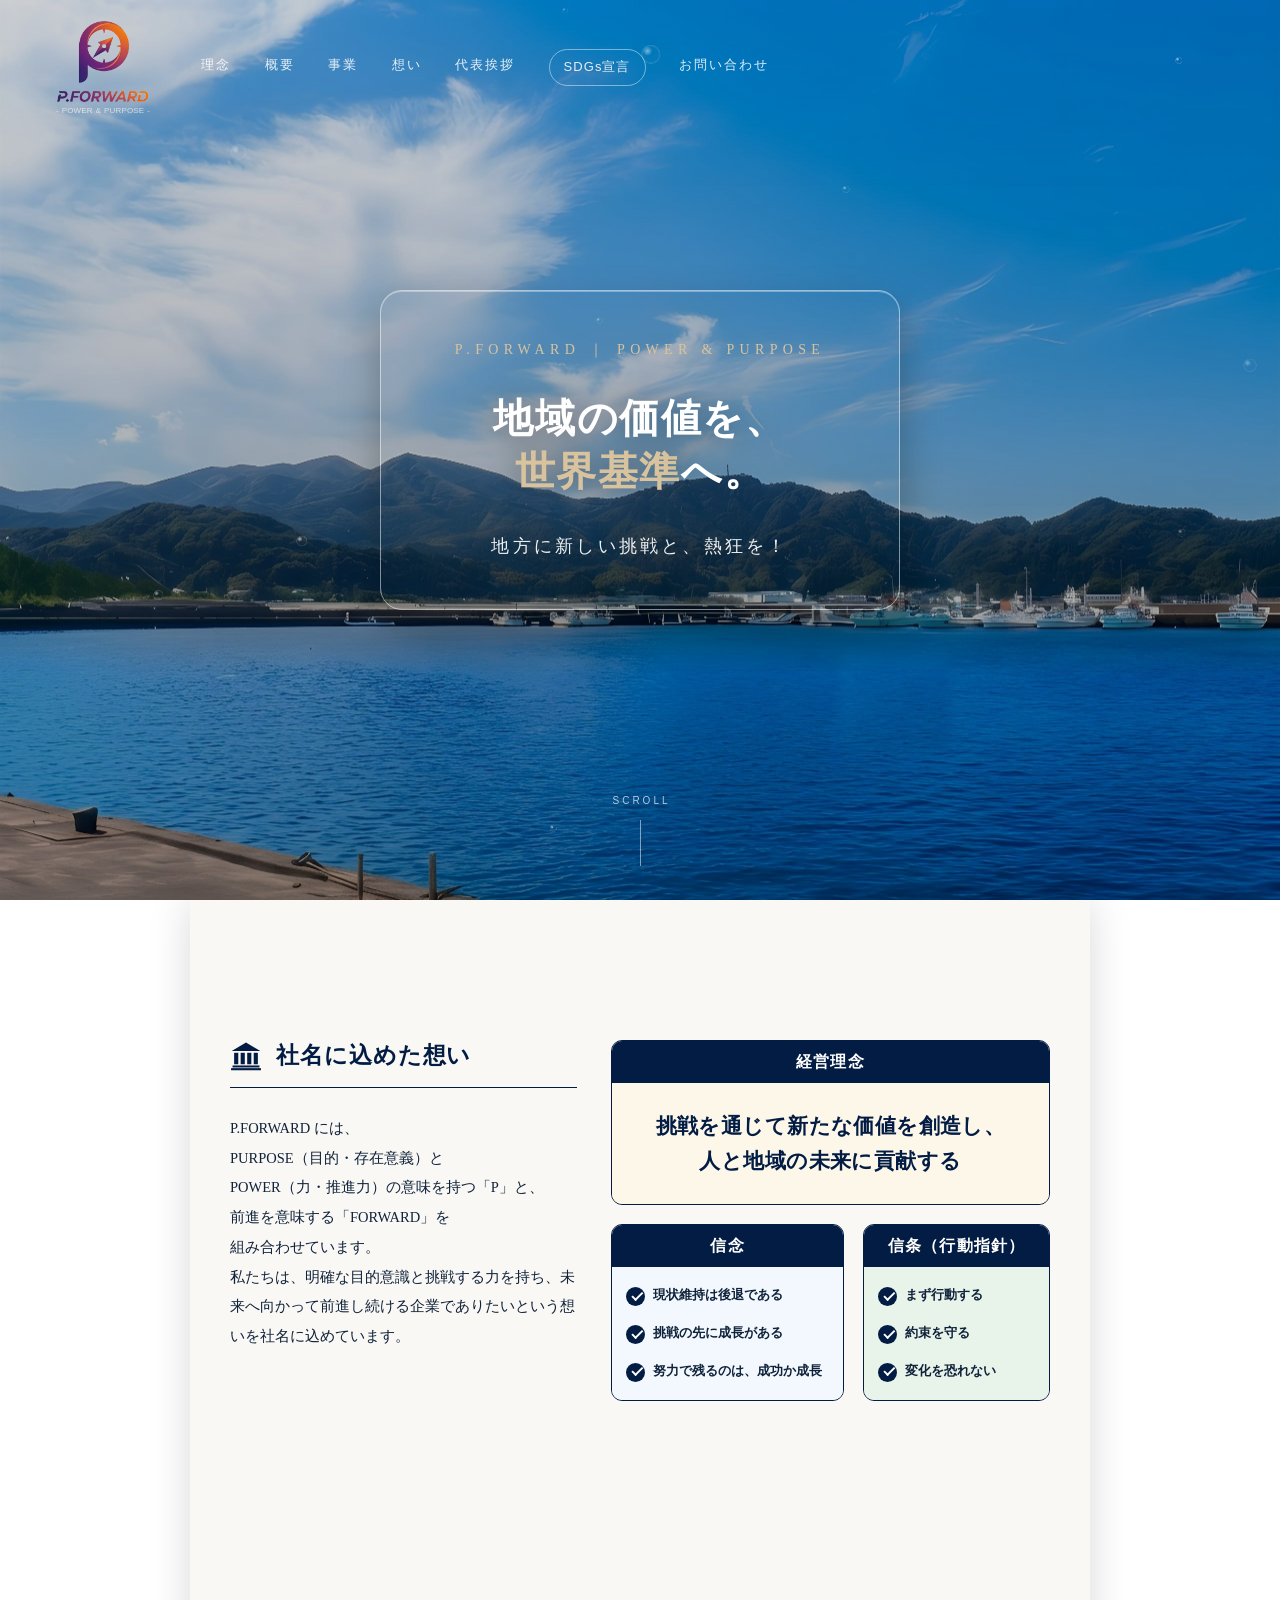
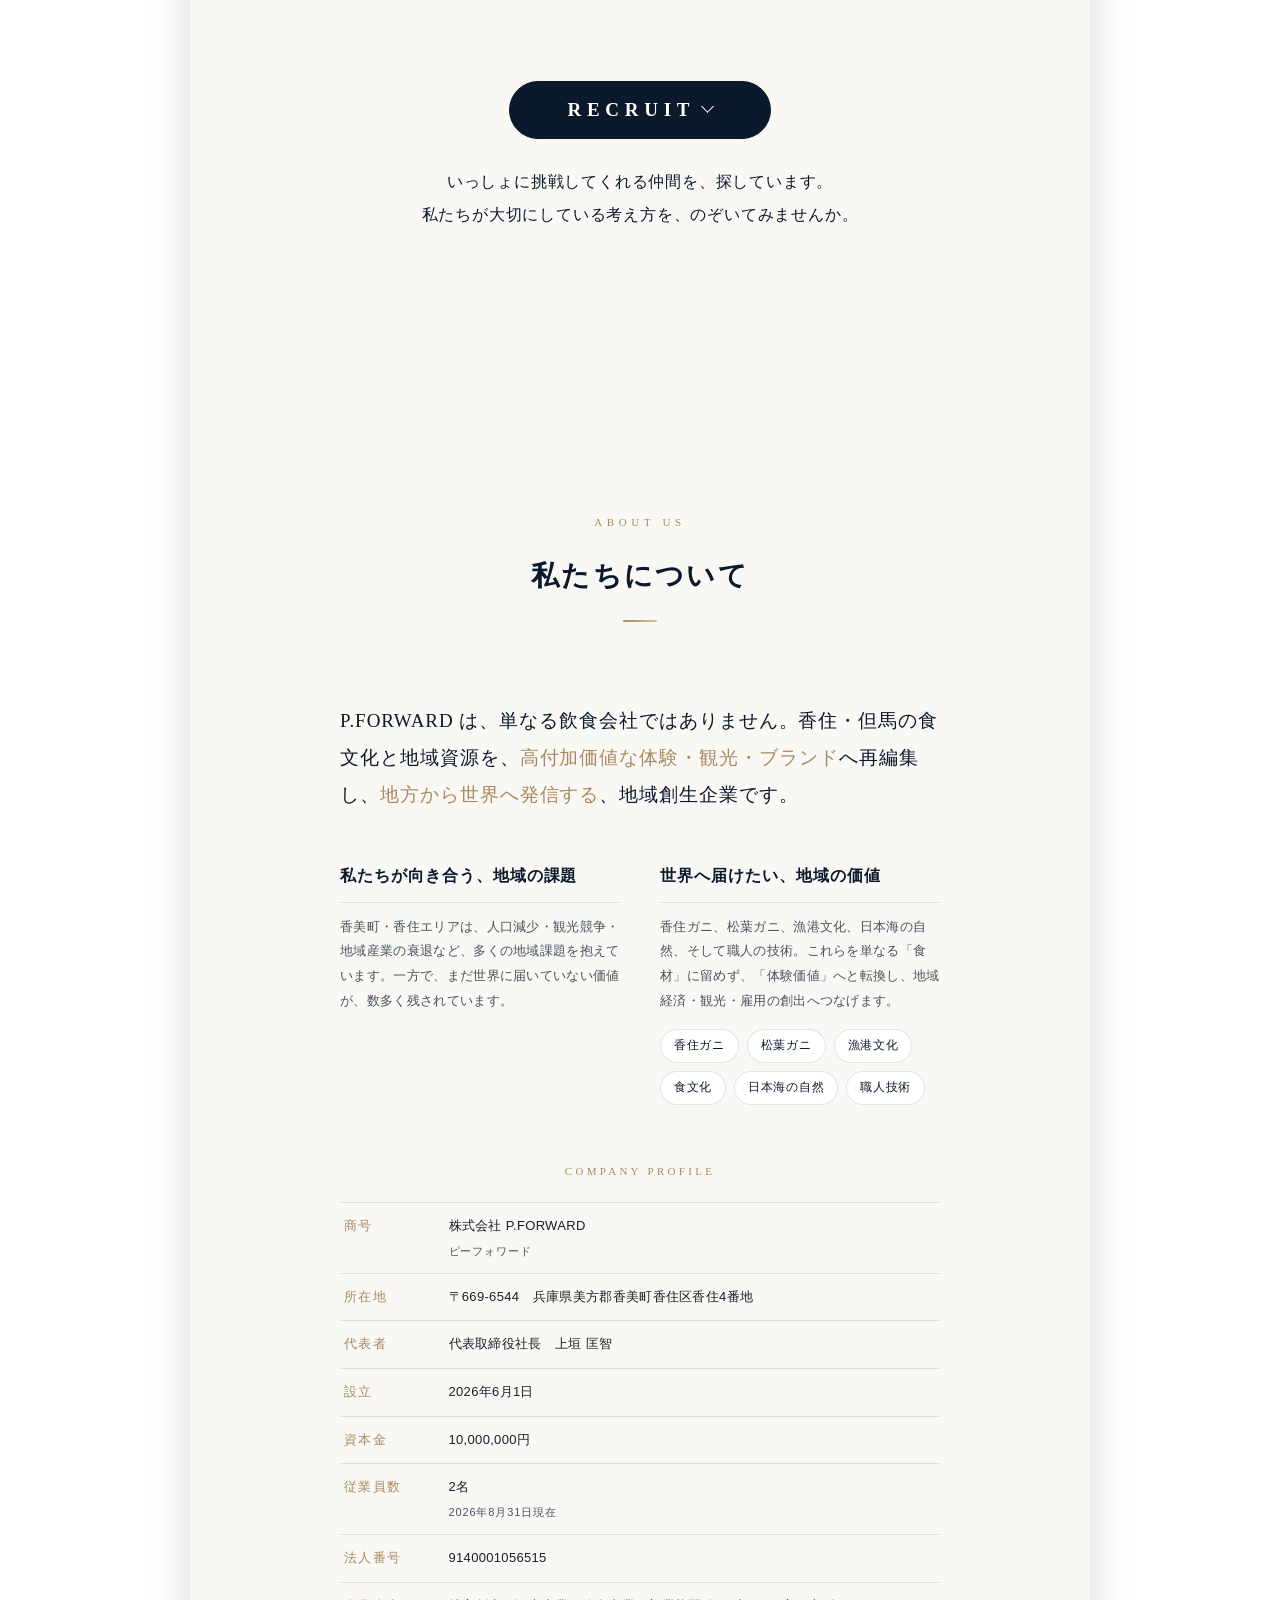
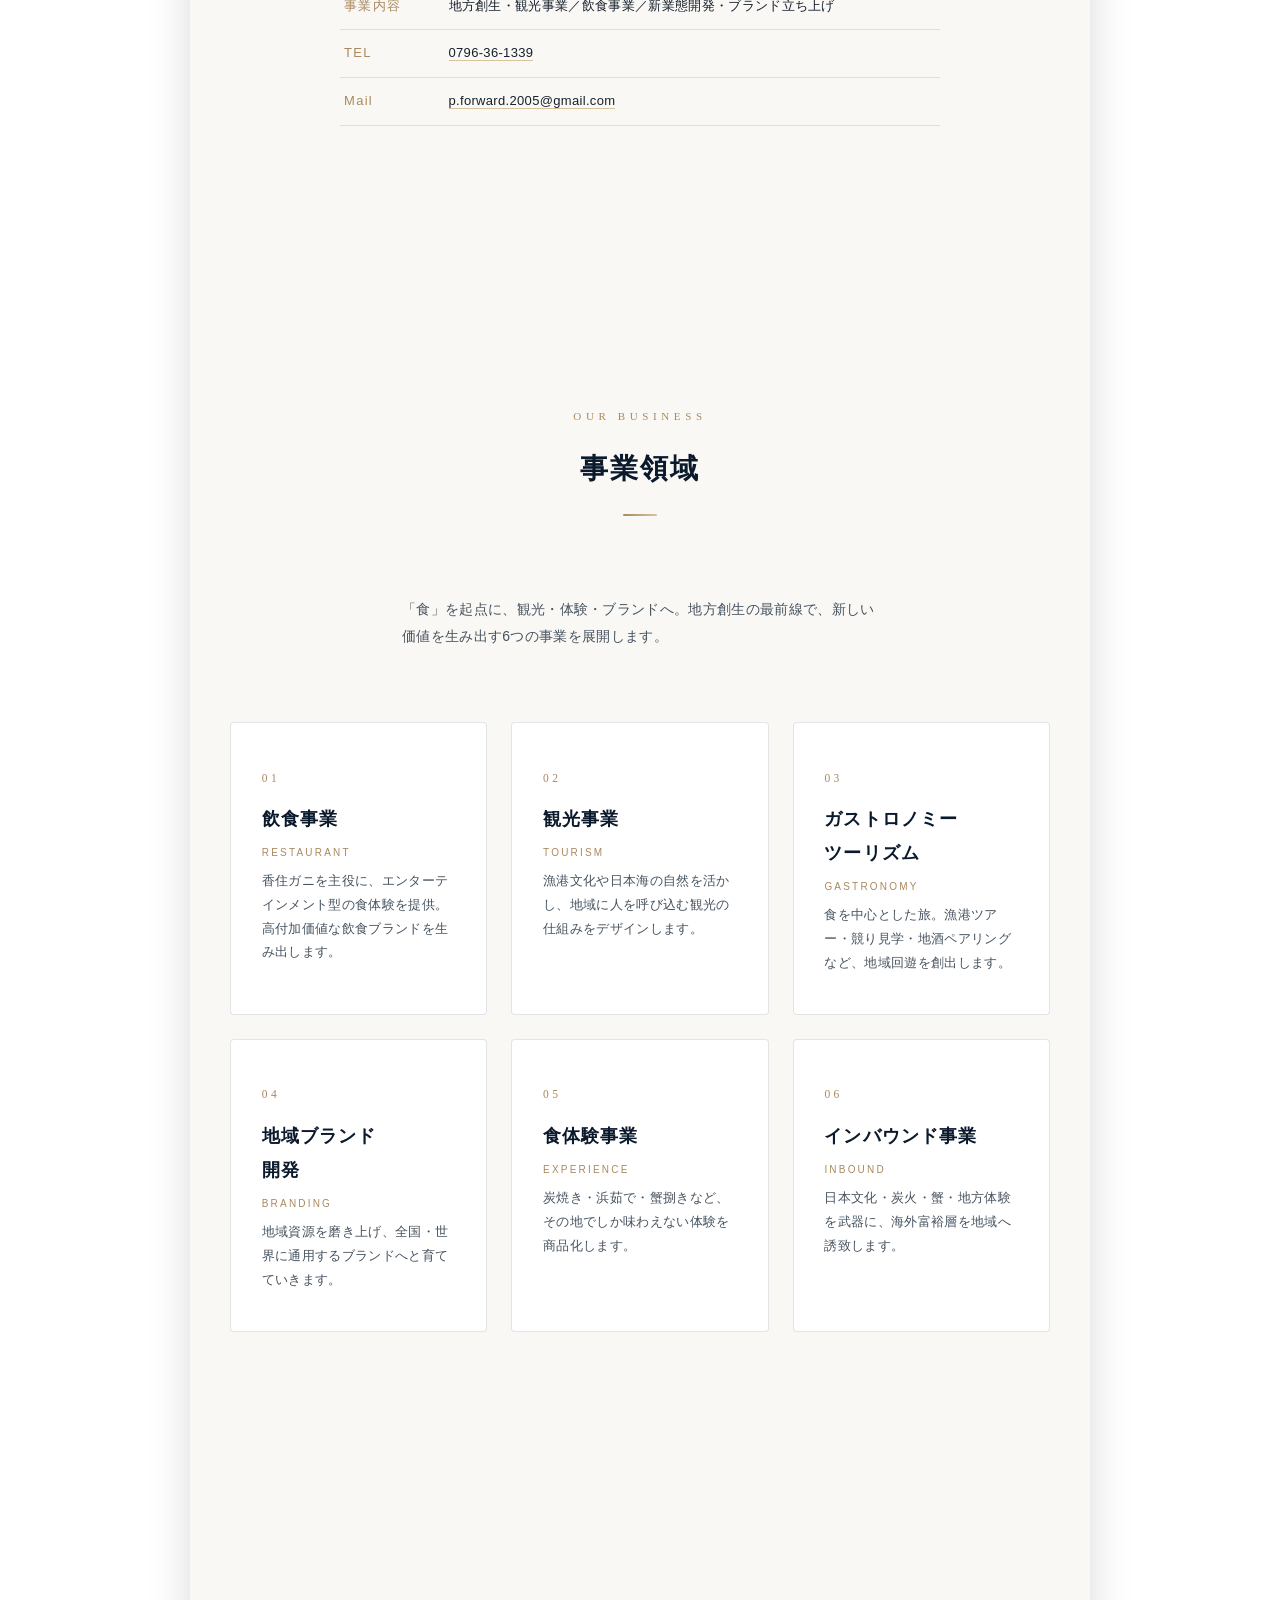
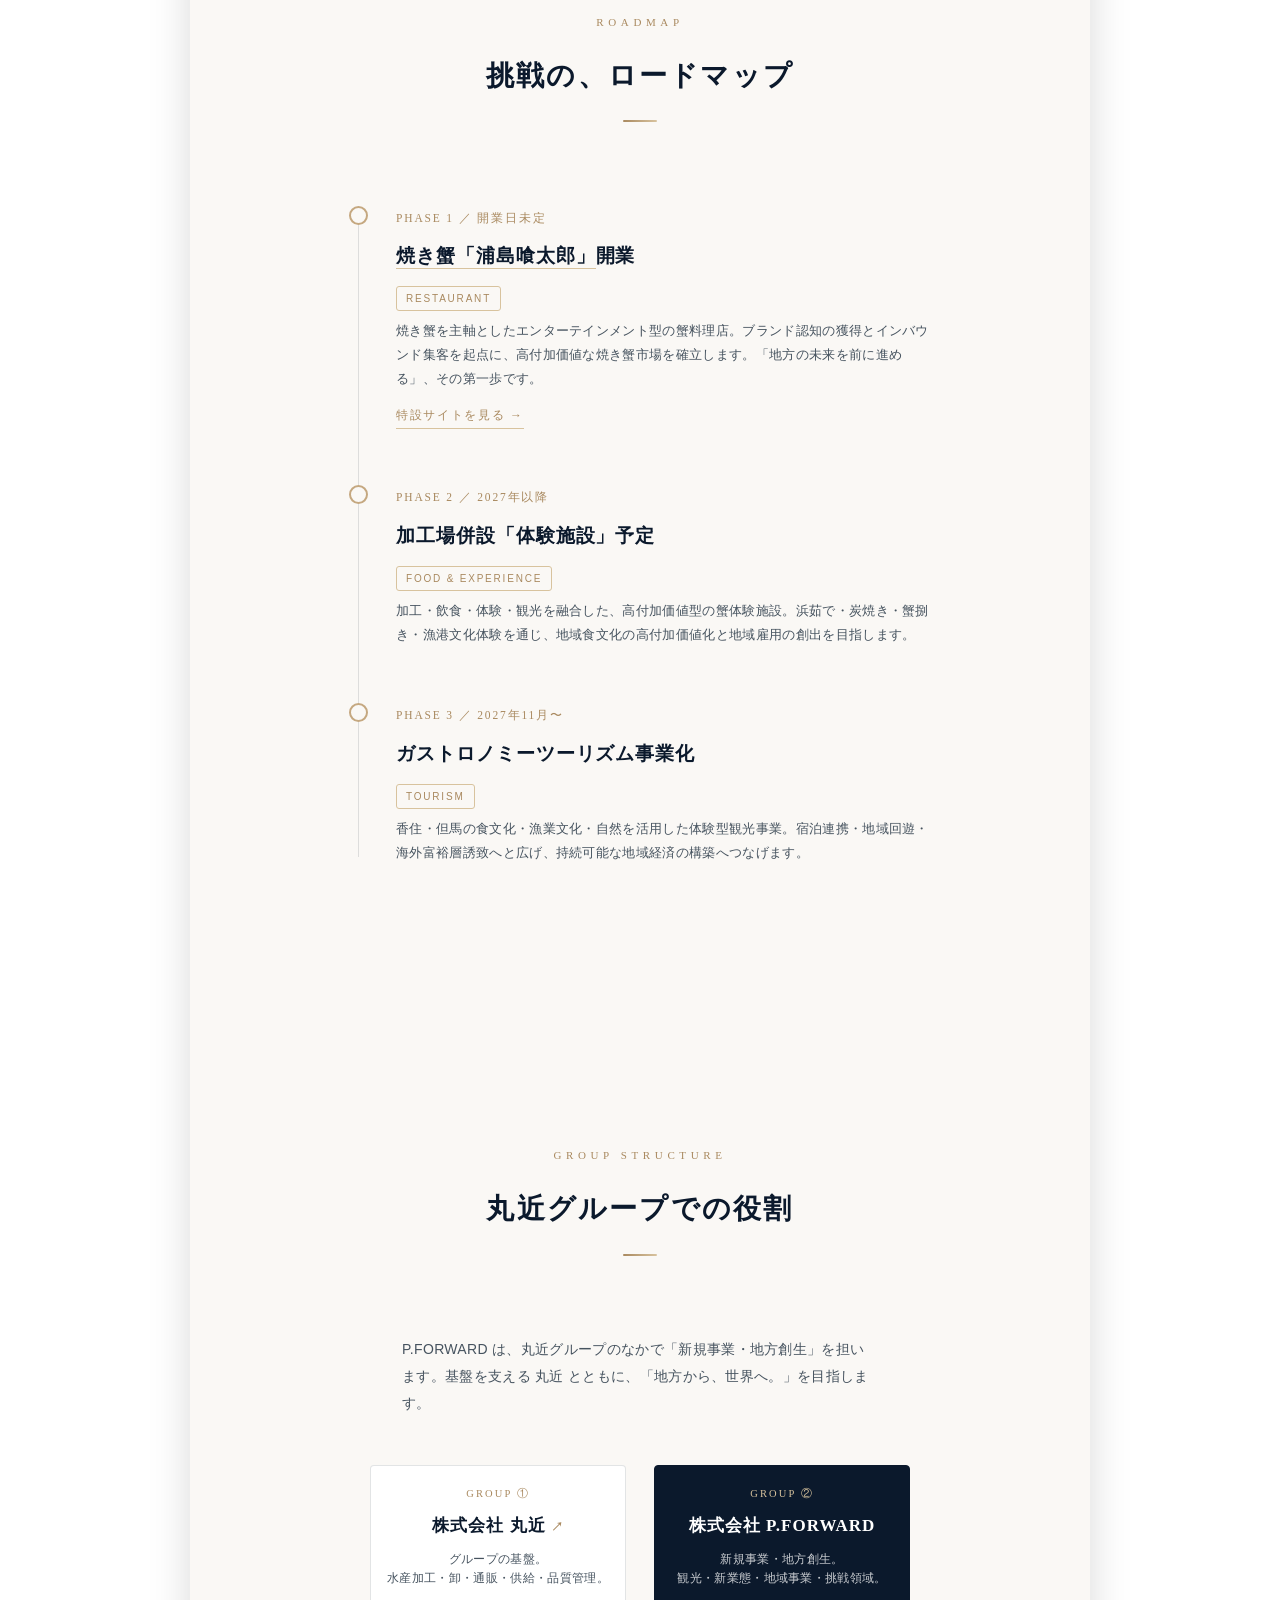
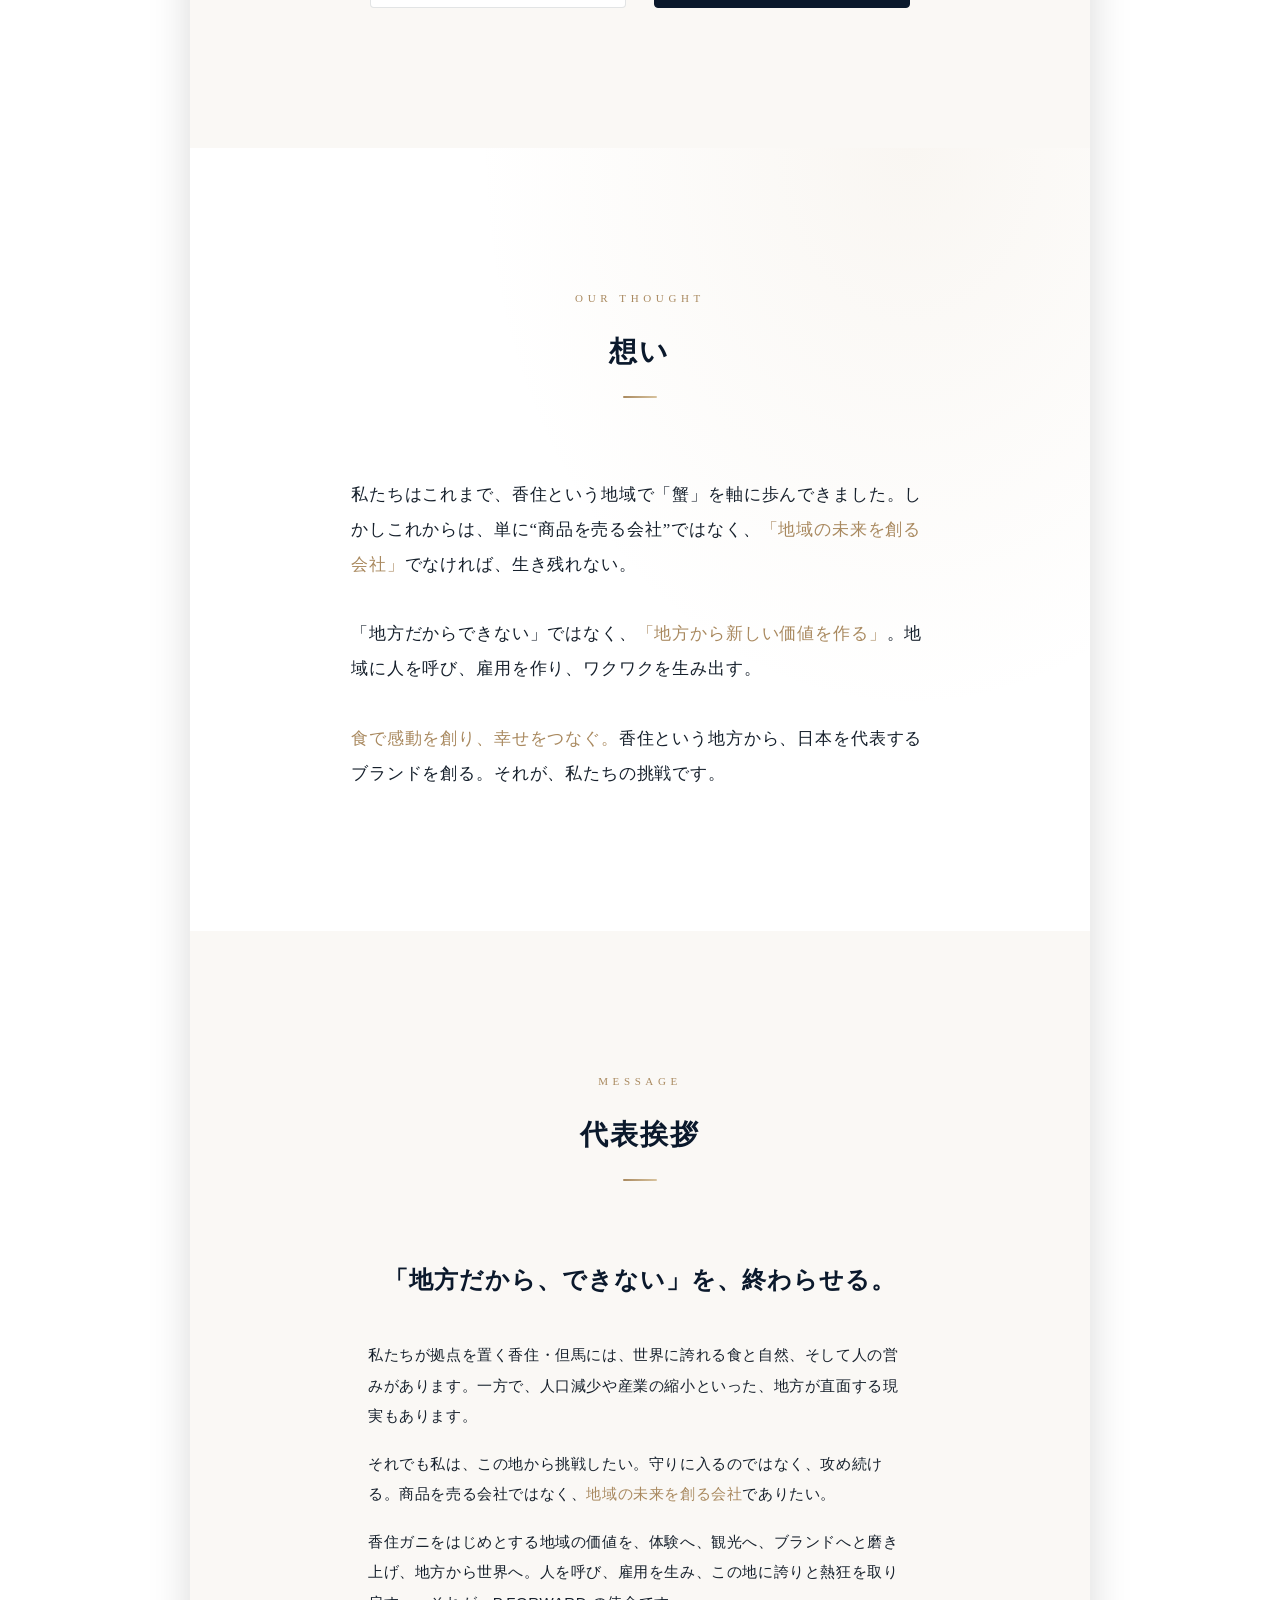
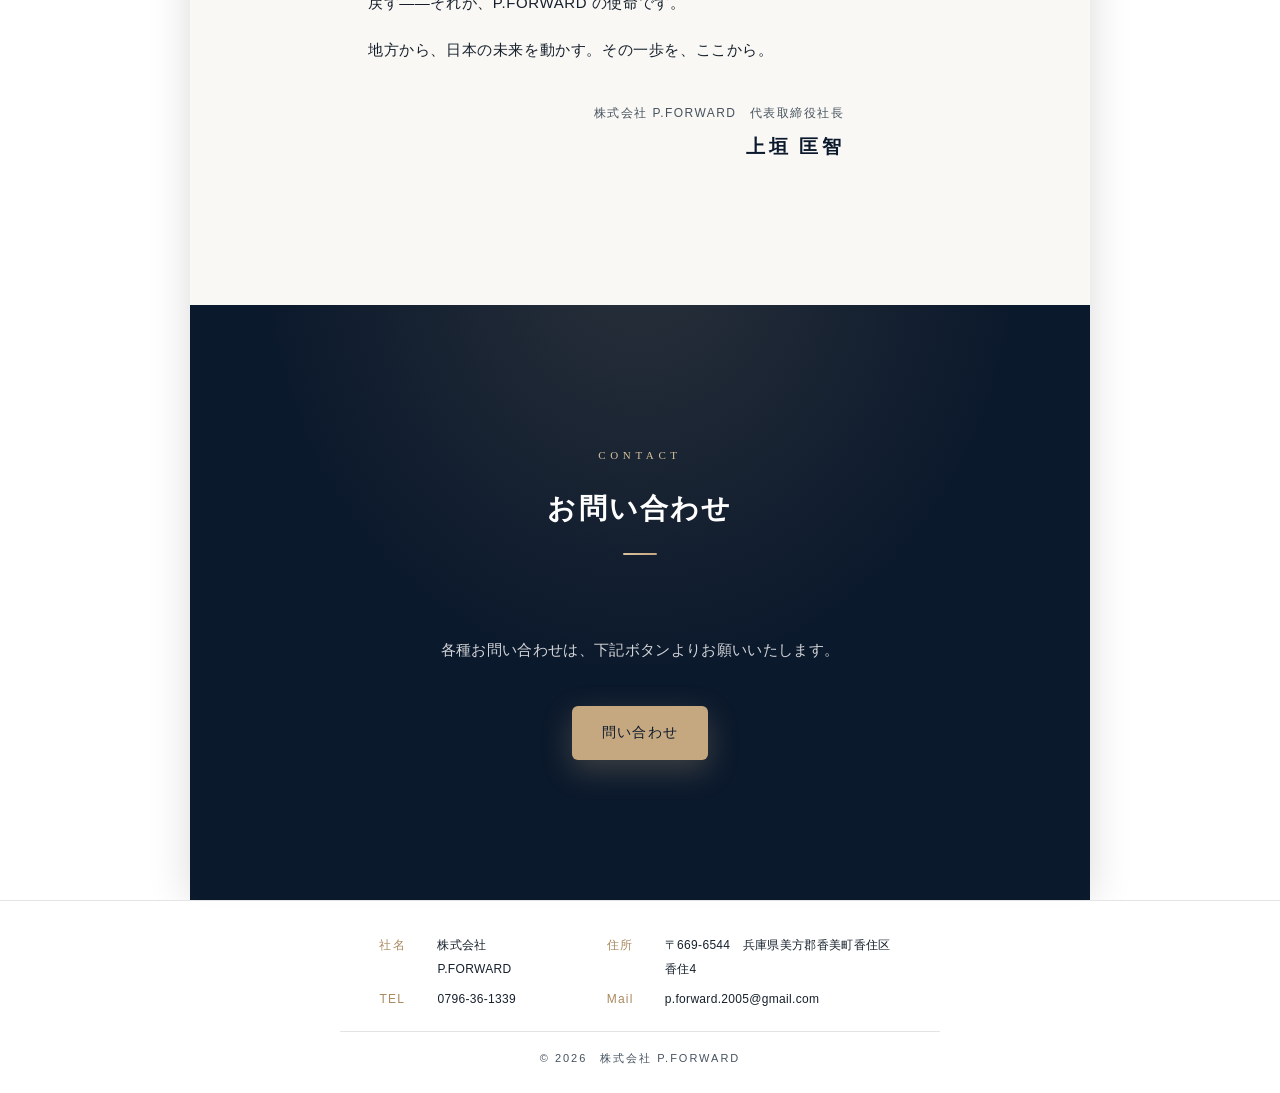
<file: index.html>
<!DOCTYPE html>
<html lang="ja">
<head>
<meta charset="UTF-8" />
<meta name="viewport" content="width=device-width, initial-scale=1.0" />
<title>株式会社 P.FORWARD｜公式</title>
<meta name="description" content="株式会社 P.FORWARD（兵庫県香住）｜地域の価値を、世界基準へ。香住・但馬の食文化と地域資源を、高付加価値な体験・観光・ブランドへ再編集し、地方から世界へ発信する地域創生企業です。" />

<!-- ============ ファビコン ============ -->
<link rel="icon" href="images/favicon.ico" sizes="any" />
<link rel="icon" type="image/png" sizes="32x32" href="images/favicon-32.png" />
<link rel="icon" type="image/png" sizes="512x512" href="images/favicon.png" />
<link rel="apple-touch-icon" href="images/apple-touch-icon.png" />

<!-- ============ SEO ============ -->
<meta name="keywords" content="P.FORWARD,地方創生,香住,香美町,但馬,飲食,観光,ガストロノミーツーリズム,インバウンド,兵庫,蟹,香住ガニ,地域ブランド" />
<meta name="author" content="株式会社 P.FORWARD" />
<meta name="robots" content="index, follow" />
<link rel="canonical" href="https://p.forward.mrck.jp/" />

<!-- OGP（SNS・LINE シェア用） -->
<meta property="og:type" content="website" />
<meta property="og:url" content="https://p.forward.mrck.jp/" />
<meta property="og:title" content="株式会社 P.FORWARD｜地域の価値を、世界基準へ" />
<meta property="og:description" content="地域の価値を、世界基準へ。香住・但馬の食文化と地域資源を、高付加価値な体験・観光・ブランドへ再編集し、地方から世界へ発信する地域創生企業。" />
<meta property="og:image" content="https://p.forward.mrck.jp/images/IMG01.jpg" />
<meta property="og:locale" content="ja_JP" />
<meta property="og:site_name" content="株式会社 P.FORWARD" />

<!-- Twitter / X Card -->
<meta name="twitter:card" content="summary_large_image" />
<meta name="twitter:title" content="株式会社 P.FORWARD｜地域の価値を、世界基準へ" />
<meta name="twitter:description" content="地域の価値を、世界基準へ。香住・但馬の食文化と地域資源を高付加価値な体験・観光・ブランドへ。" />
<meta name="twitter:image" content="https://p.forward.mrck.jp/images/IMG01.jpg" />

<!-- 構造化データ（JSON-LD） -->
<script type="application/ld+json">
{
  "@context": "https://schema.org",
  "@type": "Organization",
  "name": "株式会社 P.FORWARD",
  "alternateName": "P.FORWARD Co.,Ltd.",
  "url": "https://p.forward.mrck.jp/",
  "logo": "https://p.forward.mrck.jp/images/logo.png",
  "description": "地域の価値を、世界基準へ。香住・但馬の食文化と地域資源を、高付加価値な体験・観光・ブランドへ再編集し、地方から世界へ発信する地域創生企業。",
  "address": {
    "@type": "PostalAddress",
    "postalCode": "669-6544",
    "addressCountry": "JP",
    "addressRegion": "兵庫県",
    "addressLocality": "美方郡香美町香住区香住4番地"
  },
  "identifier": {
    "@type": "PropertyValue",
    "name": "法人番号",
    "value": "9140001056515"
  },
  "foundingDate": "2026-06-01",
  "numberOfEmployees": {
    "@type": "QuantitativeValue",
    "value": 2
  },
  "telephone": "0796-36-1339",
  "email": "p.forward.2005@gmail.com",
  "areaServed": "JP",
  "founder": {
    "@type": "Person",
    "name": "上垣 匡智",
    "jobTitle": "代表取締役社長"
  },
  "contactPoint": {
    "@type": "ContactPoint",
    "telephone": "+81-796-36-1339",
    "email": "p.forward.2005@gmail.com",
    "contactType": "customer service",
    "areaServed": "JP",
    "availableLanguage": ["Japanese"]
  }
}
</script>

<!-- ============ セキュリティ ============ -->
<!-- MIME スニッフィング防止 -->
<meta http-equiv="X-Content-Type-Options" content="nosniff" />
<!-- クリックジャッキング攻撃防止 -->
<meta http-equiv="X-Frame-Options" content="SAMEORIGIN" />
<!-- リファラ情報の制限（外部サイトへの情報漏洩防止） -->
<meta name="referrer" content="strict-origin-when-cross-origin" />
<!-- コンテンツセキュリティポリシー（XSS・不正スクリプト対策） -->
<!-- frame-ancestors でクリックジャッキングを防止（metaでも有効。X-Frame-Optionsはmetaでは効かないため、こちらで担保） -->
<meta http-equiv="Content-Security-Policy"
  content="default-src 'self';
           base-uri 'self';
           object-src 'none';
           frame-ancestors 'none';
           form-action 'self';
           style-src 'self' 'unsafe-inline' https://fonts.googleapis.com;
           font-src 'self' https://fonts.gstatic.com;
           img-src 'self' data: blob: https://www.google-analytics.com https://www.googletagmanager.com https://www.googleadservices.com https://googleads.g.doubleclick.net https://pagead2.googlesyndication.com https://www.google.com https://www.google.co.jp;
           script-src 'self' https://www.googletagmanager.com https://www.googleadservices.com https://www.google.com;
           connect-src 'self' https://www.google-analytics.com https://*.google-analytics.com https://*.analytics.google.com https://www.googletagmanager.com https://www.googleadservices.com https://googleads.g.doubleclick.net https://pagead2.googlesyndication.com https://www.google.com https://www.google.co.jp https://ad.doubleclick.net;
           frame-src https://www.googletagmanager.com;" />

<!-- ============ アクセス解析（GA4 / G-MV31MNHJTQ） ============
     設定コードは js/ga4.js に置いてある。インラインで書くと CSP に
     'unsafe-inline' が必要になり、サイト全体のXSS耐性が落ちるため。 -->
<script async src="https://www.googletagmanager.com/gtag/js?id=G-MV31MNHJTQ"></script>
<script src="js/ga4.js"></script>

<!-- ============ Google広告 コンバージョン（AW-18514187367） ============
     設定コードは js/ads.js に置いてある。理由は ga4.js と同じ（CSPでインライン禁止）。 -->
<script src="js/ads.js"></script>

<!-- 電話番号の自動リンク化を防止 -->
<meta name="format-detection" content="telephone=no" />

<link rel="preconnect" href="https://fonts.googleapis.com" />
<link rel="preconnect" href="https://fonts.gstatic.com" crossorigin />
<link href="https://fonts.googleapis.com/css2?family=Shippori+Mincho:wght@500;600;700&family=Noto+Sans+JP:wght@300;400;500;700&display=swap" rel="stylesheet" />

<!-- ?v= はキャッシュ対策。CSSを更新したらこの数字も必ず上げること -->
<link rel="stylesheet" href="css/style.css?v=20260831b" />
</head>
<body>

<!-- ============ ヘッダー ============ -->
<header class="site" id="header">
  <div class="brand">
    <a href="#top"><img src="images/logo.png" alt="株式会社 P.FORWARD" class="brand-logo" width="339" height="300" decoding="async" fetchpriority="high" /></a>
    <span class="tagline">- POWER &amp; PURPOSE -</span>
  </div>
  <button class="nav-toggle" id="navToggle" aria-label="メニューを開く" aria-expanded="false" aria-controls="primaryNav">
    <span></span><span></span><span></span>
  </button>
  <nav id="primaryNav">
    <div class="nav-panel">
      <a href="#creed">理念</a>
      <a href="#about">概要</a>
      <a href="#direction">事業</a>
      <a href="#thought">想い</a>
      <a href="#message">代表挨拶</a>
      <a href="sdgs.html" class="nav-badge">SDGs宣言</a>
      <a href="#contact">お問い合わせ</a>
    </div>
  </nav>
</header>

<!-- ============ ヒーロー ============ -->
<section class="hero" id="top">
  <div class="hero__slides" id="slides">
    <div class="hero__slide s1 active"></div>
    <div class="hero__slide s3"></div>
    <div class="hero__slide s4"></div>
    <div class="hero__slide s5"></div>
  </div>
  <canvas class="hero__bubbles" aria-hidden="true"></canvas>

  <div class="hero__inner">
    <p class="hero__eyebrow">P.FORWARD ｜ POWER &amp; PURPOSE</p>
    <h1 class="hero__title">地域の価値を、<br /><span class="accent">世界基準</span>へ。</h1>
    <p class="hero__sub">地方に新しい挑戦と、熱狂を！</p>
  </div>

  <div class="hero__scroll"><span>SCROLL</span><i></i></div>
</section>

<!-- ============ 経営理念（社名に込めた想い／経営理念・信念・信条） ============ -->
<div class="content-wrapper">
<section class="section creed" id="creed">
  <div class="wrap">
    <div class="creed__board">

      <!-- 左：社名に込めた想い -->
      <div class="naming reveal">
        <h2 class="naming__head">
          <svg class="naming__icon" viewBox="0 0 24 24" aria-hidden="true" focusable="false">
            <path d="M12 1.9 22.7 8.2H1.3Z" />
            <rect x="3.1"  y="9.6" width="3.1" height="8.6" />
            <rect x="8.0"  y="9.6" width="3.1" height="8.6" />
            <rect x="12.9" y="9.6" width="3.1" height="8.6" />
            <rect x="17.8" y="9.6" width="3.1" height="8.6" />
            <rect x="1.9"  y="19.1" width="20.2" height="1.5" />
            <rect x="0.8"  y="21.1" width="22.4" height="1.6" />
          </svg>
          社名に込めた想い
        </h2>
        <p class="naming__body">
          P.FORWARD には、<br />
          PURPOSE（目的・存在意義）と<br />
          POWER（力・推進力）の意味を持つ「P」と、<br />
          前進を意味する「FORWARD」を<br />
          組み合わせています。<br />
          私たちは、明確な目的意識と挑戦する力を持ち、未来へ向かって前進し続ける企業でありたいという想いを社名に込めています。
        </p>
      </div>

      <!-- 右：経営理念／信念／信条 -->
      <div class="creed__panels">
        <div class="pbox pbox--mission reveal">
          <p class="pbox__head">経営理念</p>
          <div class="pbox__body">
            <p class="pbox__stmt">挑戦を通じて新たな価値を創造し、<br />人と地域の未来に貢献する</p>
          </div>
        </div>

        <div class="creed__duo">
          <div class="pbox pbox--belief reveal">
            <p class="pbox__head">信念</p>
            <div class="pbox__body">
              <ul class="checks">
                <li>現状維持は後退である</li>
                <li>挑戦の先に成長がある</li>
                <li>努力で残るのは、成功か成長</li>
              </ul>
            </div>
          </div>
          <div class="pbox pbox--credo reveal">
            <p class="pbox__head">信条（行動指針）</p>
            <div class="pbox__body">
              <ul class="checks">
                <li>まず行動する</li>
                <li>約束を守る</li>
                <li>変化を恐れない</li>
              </ul>
            </div>
          </div>
        </div>
      </div>

    </div>
  </div>
</section>

<!-- ============ リクルート（RECRUIT／捨てる信念） ============ -->
<section class="section recruit" id="recruit">
  <div class="wrap">
    <div class="recruit__cta reveal">
      <button class="recruit__btn" id="recruitToggle" type="button"
              aria-expanded="false" aria-controls="recruitPanel">
        <span class="recruit__btn-en">RECRUIT</span>
        <span class="recruit__btn-mark" aria-hidden="true"></span>
      </button>
      <p class="recruit__lead">
        いっしょに挑戦してくれる仲間を、探しています。<br />
        私たちが大切にしている考え方を、のぞいてみませんか。
      </p>
    </div>

    <div class="recruit__panel" id="recruitPanel" hidden>
      <div class="discard">
        <p class="discard__ribbon">捨てる信念</p>
        <p class="discard__sub"><em>20代</em>で「化ける奴」がこっそり捨てた <em>10</em> のこと</p>
        <ul class="discard__grid">
        <li class="dc__item">
          <p class="dc__title"><span class="dc__no">1</span>嫌われないための</p>
          <p class="dc__label">【八方美人】</p>
          <svg class="dc__icon" viewBox="0 0 36 36" aria-hidden="true" focusable="false"><path d="M3.5 11.2c0-1.5 1.2-2.6 2.7-2.4 2.9.4 6 .4 8.9 0 1.5-.2 2.7.9 2.7 2.4 0 9.6-3 16.4-7.2 16.4S3.5 20.8 3.5 11.2Z"/><circle cx="8" cy="15" r="1.6" fill="var(--dc-card)"/><circle cx="13.6" cy="15" r="1.6" fill="var(--dc-card)"/><path d="M8.2 20.4c1.5 1.5 4.1 1.5 5.6 0" fill="none" stroke="var(--dc-card)" stroke-width="1.5" stroke-linecap="round"/><path d="M18.4 15.6c0-1.5 1.2-2.6 2.7-2.4 2.9.4 6 .4 8.9 0 1.5-.2 2.7.9 2.7 2.4 0 9.6-3 16.4-7.2 16.4s-7.1-6.8-7.1-16.4Z"/><circle cx="22.9" cy="19.4" r="1.6" fill="var(--dc-card)"/><circle cx="28.5" cy="19.4" r="1.6" fill="var(--dc-card)"/><path d="M22.6 26.6c1.6-1.6 4.6-1.6 6.2 0" fill="none" stroke="var(--dc-card)" stroke-width="1.5" stroke-linecap="round"/></svg>
        </li>
        <li class="dc__item">
          <p class="dc__title"><span class="dc__no">2</span>群れて傷を舐め合う</p>
          <p class="dc__label">【ぬるい友達】</p>
          <svg class="dc__icon" viewBox="0 0 36 36" aria-hidden="true" focusable="false"><circle cx="8.5" cy="13.5" r="4"/><path d="M2 27c0-3.6 2.9-6.5 6.5-6.5S15 23.4 15 27v1.5H2Z"/><circle cx="27.5" cy="13.5" r="4"/><path d="M21 27c0-3.6 2.9-6.5 6.5-6.5S34 23.4 34 27v1.5H21Z"/><circle cx="18" cy="11" r="5"/><path d="M9.6 27.4C9.6 22.8 13.4 19 18 19s8.4 3.8 8.4 8.4V30H9.6Z"/></svg>
        </li>
        <li class="dc__item">
          <p class="dc__title"><span class="dc__no">3</span>成果を出したことがない人の</p>
          <p class="dc__label">【アドバイス】</p>
          <svg class="dc__icon" viewBox="0 0 36 36" aria-hidden="true" focusable="false"><path d="M3 12.6C3 9.5 5.5 7 8.6 7h11.2c3.1 0 5.6 2.5 5.6 5.6v5.2c0 3.1-2.5 5.6-5.6 5.6h-6.6L8 28.6V23.4h.6C5.5 23.4 3 20.9 3 17.8Z" fill="none" stroke="currentColor" stroke-width="2" stroke-linejoin="round"/><circle cx="26.5" cy="24" r="7" fill="none" stroke="currentColor" stroke-width="2"/><path d="m23.6 21.1 5.8 5.8m0-5.8-5.8 5.8" fill="none" stroke="currentColor" stroke-width="2" stroke-linecap="round"/></svg>
        </li>
        <li class="dc__item">
          <p class="dc__title"><span class="dc__no">4</span>自分の非を認めない</p>
          <p class="dc__label">【ちっぽけなプライド】</p>
          <svg class="dc__icon" viewBox="0 0 36 36" aria-hidden="true" focusable="false"><path d="M18 5.5v3M11.6 7.6l1.6 2.6M24.4 7.6l-1.6 2.6" fill="none" stroke="currentColor" stroke-width="2" stroke-linecap="round"/><circle cx="18" cy="16" r="4.4" fill="none" stroke="currentColor" stroke-width="2"/><path d="M8 30c0-4.4 4.5-7.4 10-7.4S28 25.6 28 30" fill="none" stroke="currentColor" stroke-width="2" stroke-linecap="round"/><path d="m9.4 25.4 17.2 3.2M26.6 25.4 9.4 28.6" fill="none" stroke="currentColor" stroke-width="2" stroke-linecap="round"/></svg>
        </li>
        <li class="dc__item">
          <p class="dc__title"><span class="dc__no">5</span>「いつか報われる」という</p>
          <p class="dc__label">【神頼みの思考】</p>
          <svg class="dc__icon" viewBox="0 0 36 36" aria-hidden="true" focusable="false"><path d="M3 7.2h30v3.4H3zM5.4 12.6h25.2v2.8H5.4zM8.6 15.4h3.6V30H8.6zM23.8 15.4h3.6V30h-3.6z"/></svg>
        </li>
        <li class="dc__item">
          <p class="dc__title"><span class="dc__no">6</span>一回断られただけで折れる</p>
          <p class="dc__label">【豆腐のメンタル】</p>
          <svg class="dc__icon" viewBox="0 0 36 36" aria-hidden="true" focusable="false"><path d="M18 4.6 31.4 11v14L18 31.4 4.6 25V11Z" fill="none" stroke="currentColor" stroke-width="2" stroke-linejoin="round"/><path d="M4.6 11 18 17.4 31.4 11M18 17.4v14" fill="none" stroke="currentColor" stroke-width="2" stroke-linejoin="round"/></svg>
        </li>
        <li class="dc__item">
          <p class="dc__title"><span class="dc__no">7</span>過去の栄光を語る</p>
          <p class="dc__label">【居心地のいい時間】</p>
          <svg class="dc__icon" viewBox="0 0 36 36" aria-hidden="true" focusable="false"><path d="M8 4.4h20M8 31.6h20" fill="none" stroke="currentColor" stroke-width="2.4" stroke-linecap="round"/><path d="M10.6 4.4c0 6.6 7.4 9.4 7.4 13.6S10.6 25 10.6 31.6M25.4 4.4c0 6.6-7.4 9.4-7.4 13.6s7.4 7 7.4 13.6" fill="none" stroke="currentColor" stroke-width="2" stroke-linejoin="round"/><path d="M14 27.6c1.2-1.6 6.8-1.6 8 0" fill="none" stroke="currentColor" stroke-width="2" stroke-linecap="round"/></svg>
        </li>
        <li class="dc__item">
          <p class="dc__title"><span class="dc__no">8</span>自分より格下の人間と比べる</p>
          <p class="dc__label">【安心感】</p>
          <svg class="dc__icon" viewBox="0 0 36 36" aria-hidden="true" focusable="false"><rect x="4" y="23.6" width="5.6" height="7.6" rx="1"/><rect x="12.2" y="18.6" width="5.6" height="12.6" rx="1"/><rect x="20.4" y="13" width="5.6" height="18.2" rx="1"/><rect x="28.6" y="7" width="5.6" height="24.2" rx="1"/></svg>
        </li>
        <li class="dc__item">
          <p class="dc__title"><span class="dc__no">9</span>感情に振り回される</p>
          <p class="dc__label">【ムラのある行動】</p>
          <svg class="dc__icon" viewBox="0 0 36 36" aria-hidden="true" focusable="false"><path d="M2 22.4h3.4l2.2-4.6 2.6 11.4 3-24.4 3.2 27 3-21.4 2.6 13.6 2.4-8.2 2.2 4.6H34" fill="none" stroke="currentColor" stroke-width="2" stroke-linecap="round" stroke-linejoin="round"/></svg>
        </li>
        <li class="dc__item">
          <p class="dc__title"><span class="dc__no">10</span>誰かがチャンスをくれるという</p>
          <p class="dc__label">【受動的な甘え】</p>
          <svg class="dc__icon" viewBox="0 0 36 36" aria-hidden="true" focusable="false"><rect x="5.4" y="13" width="4" height="10.4" rx="2"/><rect x="10.4" y="8" width="4" height="14.4" rx="2"/><rect x="15.4" y="6" width="4" height="16.4" rx="2"/><rect x="20.4" y="9" width="4" height="13.4" rx="2"/><path d="M5.4 19.6h19v5c0 3.5-2.8 6.3-6.3 6.3h-6.4c-3.5 0-6.3-2.8-6.3-6.3v-5Z"/><path d="M28.4 9.8 32.6 7M29.6 14.8l4.4.2M26 5.6 28.6 2.2" fill="none" stroke="currentColor" stroke-width="2" stroke-linecap="round"/></svg>
        </li>
        </ul>
      </div>
      <div class="recruit__backwrap">
        <button class="recruit__back" id="recruitBack" type="button">戻る</button>
      </div>
    </div>
  </div>
</section>

<!-- ============ 概要（About / 事業背景） ============ -->
<section class="section" id="about">
  <div class="wrap">
    <div class="sec-head reveal">
      <span class="en">ABOUT US</span>
      <h2 class="ja">私たちについて</h2>
    </div>

    <p class="about__lead reveal">
      P.FORWARD は、単なる飲食会社ではありません。香住・但馬の食文化と地域資源を、<span class="accent">高付加価値な体験・観光・ブランド</span>へ再編集し、<span class="accent">地方から世界へ発信する</span>、地域創生企業です。
    </p>

    <div class="about__cols">
      <div class="reveal">
        <h3>私たちが向き合う、地域の課題</h3>
        <p>香美町・香住エリアは、人口減少・観光競争・地域産業の衰退など、多くの地域課題を抱えています。一方で、まだ世界に届いていない価値が、数多く残されています。</p>
      </div>
      <div class="reveal">
        <h3>世界へ届けたい、地域の価値</h3>
        <p>香住ガニ、松葉ガニ、漁港文化、日本海の自然、そして職人の技術。これらを単なる「食材」に留めず、「体験価値」へと転換し、地域経済・観光・雇用の創出へつなげます。</p>
        <div class="tags">
          <span>香住ガニ</span><span>松葉ガニ</span><span>漁港文化</span>
          <span>食文化</span><span>日本海の自然</span><span>職人技術</span>
        </div>
      </div>
    </div>

    <!-- 会社概要。補助金申請や各種登録で毎回聞かれる項目なので、
         登記の内容をそのまま参照できるようにまとめている -->
    <p class="corp__label reveal">COMPANY PROFILE</p>
    <dl class="corp reveal">
      <div class="row"><dt>商号</dt><dd>株式会社 P.FORWARD<small>ピーフォワード</small></dd></div>
      <div class="row"><dt>所在地</dt><dd>〒669-6544　兵庫県美方郡香美町香住区香住4番地</dd></div>
      <div class="row"><dt>代表者</dt><dd>代表取締役社長　上垣 匡智</dd></div>
      <div class="row"><dt>設立</dt><dd>2026年6月1日</dd></div>
      <div class="row"><dt>資本金</dt><dd>10,000,000円</dd></div>
      <div class="row"><dt>従業員数</dt><dd>2名<small>2026年8月31日現在</small></dd></div>
      <div class="row"><dt>法人番号</dt><dd>9140001056515</dd></div>
      <div class="row"><dt>事業内容</dt><dd>地方創生・観光事業／飲食事業／新業態開発・ブランド立ち上げ</dd></div>
      <div class="row"><dt>TEL</dt><dd><a href="tel:0796-36-1339">0796-36-1339</a></dd></div>
      <div class="row"><dt>Mail</dt><dd><a href="mailto:p.forward.2005@gmail.com">p.forward.2005@gmail.com</a></dd></div>
    </dl>
  </div>
</section>

<!-- ============ 方向性（事業領域） ============ -->
<section class="section creed" id="direction">
  <div class="wrap">
    <div class="sec-head reveal">
      <span class="en">OUR BUSINESS</span>
      <h2 class="ja">事業領域</h2>
    </div>
    <p class="lead reveal">
      「食」を起点に、観光・体験・ブランドへ。地方創生の最前線で、新しい価値を生み出す6つの事業を展開します。
    </p>
    <div class="cards" style="margin-top:clamp(40px,6vw,72px);">
      <div class="card reveal"><span class="no">01</span><h3>飲食事業<small>RESTAURANT</small></h3><p>香住ガニを主役に、エンターテインメント型の食体験を提供。高付加価値な飲食ブランドを生み出します。</p></div>
      <div class="card reveal"><span class="no">02</span><h3>観光事業<small>TOURISM</small></h3><p>漁港文化や日本海の自然を活かし、地域に人を呼び込む観光の仕組みをデザインします。</p></div>
      <div class="card reveal"><span class="no">03</span><h3>ガストロノミー<br />ツーリズム<small>GASTRONOMY</small></h3><p>食を中心とした旅。漁港ツアー・競り見学・地酒ペアリングなど、地域回遊を創出します。</p></div>
      <div class="card reveal"><span class="no">04</span><h3>地域ブランド<br />開発<small>BRANDING</small></h3><p>地域資源を磨き上げ、全国・世界に通用するブランドへと育てていきます。</p></div>
      <div class="card reveal"><span class="no">05</span><h3>食体験事業<small>EXPERIENCE</small></h3><p>炭焼き・浜茹で・蟹捌きなど、その地でしか味わえない体験を商品化します。</p></div>
      <div class="card reveal"><span class="no">06</span><h3>インバウンド事業<small>INBOUND</small></h3><p>日本文化・炭火・蟹・地方体験を武器に、海外富裕層を地域へ誘致します。</p></div>
    </div>
  </div>
</section>

<!-- ============ 方向性（ロードマップ PHASE） ============ -->
<section class="section roadmap" id="roadmap">
  <div class="wrap">
    <div class="sec-head reveal">
      <span class="en">ROADMAP</span>
      <h2 class="ja">挑戦の、ロードマップ</h2>
    </div>
    <div class="timeline">
      <div class="phase reveal">
        <span class="dot"></span>
        <span class="when">PHASE 1 ／ 開業日未定</span>
        <h4><a href="ku-taro.html">焼き蟹「浦島喰太郎」</a>開業</h4>
        <span class="tag-mini">RESTAURANT</span>
        <p>焼き蟹を主軸としたエンターテインメント型の蟹料理店。ブランド認知の獲得とインバウンド集客を起点に、高付加価値な焼き蟹市場を確立します。「地方の未来を前に進める」、その第一歩です。</p>
        <a href="ku-taro.html" style="display:inline-block;margin-top:12px;font-family:var(--serif);font-size:12px;letter-spacing:.14em;color:var(--gold-deep);border-bottom:1px solid var(--gold-soft);padding-bottom:2px;text-decoration:none;">特設サイトを見る →</a>
      </div>
      <div class="phase reveal">
        <span class="dot"></span>
        <span class="when">PHASE 2 ／ 2027年以降</span>
        <h4>加工場併設「体験施設」予定</h4>
        <span class="tag-mini">FOOD &amp; EXPERIENCE</span>
        <p>加工・飲食・体験・観光を融合した、高付加価値型の蟹体験施設。浜茹で・炭焼き・蟹捌き・漁港文化体験を通じ、地域食文化の高付加価値化と地域雇用の創出を目指します。</p>
      </div>
      <div class="phase reveal">
        <span class="dot"></span>
        <span class="when">PHASE 3 ／ 2027年11月〜</span>
        <h4>ガストロノミーツーリズム事業化</h4>
        <span class="tag-mini">TOURISM</span>
        <p>香住・但馬の食文化・漁業文化・自然を活用した体験型観光事業。宿泊連携・地域回遊・海外富裕層誘致へと広げ、持続可能な地域経済の構築へつなげます。</p>
      </div>
    </div>
  </div>
</section>

<!-- ============ 方向性（グループ内での役割） ============ -->
<section class="section group" id="group">
  <div class="wrap">
    <div class="sec-head reveal">
      <span class="en">GROUP STRUCTURE</span>
      <h2 class="ja">丸近グループでの役割</h2>
    </div>
    <p class="lead reveal">
      P.FORWARD は、丸近グループのなかで「新規事業・地方創生」を担います。基盤を支える <b>丸近</b> とともに、「地方から、世界へ。」を目指します。
    </p>
    <div class="roles">
      <a class="role role--link reveal" href="https://www.kani-mrck.com/"
         target="_blank" rel="noopener"
         aria-label="株式会社 丸近の公式サイトを別タブで開く">
        <span class="badge">GROUP ①</span>
        <h4>株式会社 丸近</h4>
        <p>グループの基盤。<br />水産加工・卸・通販・供給・品質管理。</p>
      </a>
      <div class="role self reveal">
        <span class="badge">GROUP ②</span>
        <h4>株式会社 P.FORWARD</h4>
        <p>新規事業・地方創生。<br />観光・新業態・地域事業・挑戦領域。</p>
      </div>
    </div>
  </div>
</section>

<!-- ============ 想い ============ -->
<section class="section philosophy" id="thought">
  <div class="wrap">
    <div class="sec-head reveal">
      <span class="en">OUR THOUGHT</span>
      <h2 class="ja">想い</h2>
    </div>
    <p class="body reveal">
      私たちはこれまで、香住という地域で「蟹」を軸に歩んできました。しかしこれからは、単に“商品を売る会社”ではなく、<em>「地域の未来を創る会社」</em>でなければ、生き残れない。<br /><br />
      「地方だからできない」ではなく、<em>「地方から新しい価値を作る」</em>。地域に人を呼び、雇用を作り、ワクワクを生み出す。<br /><br />
      <em>食で感動を創り、幸せをつなぐ。</em>香住という地方から、日本を代表するブランドを創る。それが、私たちの挑戦です。
    </p>
  </div>
</section>

<!-- ============ 代表メッセージ ============ -->
<section class="section message" id="message">
  <div class="wrap">
    <div class="sec-head reveal">
      <span class="en">MESSAGE</span>
      <h2 class="ja">代表挨拶</h2>
    </div>
    <p class="message__catch reveal">「地方だから、できない」を、終わらせる。</p>
    <div class="message__body reveal">
      <p>私たちが拠点を置く香住・但馬には、世界に誇れる食と自然、そして人の営みがあります。一方で、人口減少や産業の縮小といった、地方が直面する現実もあります。</p>
      <p>それでも私は、この地から挑戦したい。守りに入るのではなく、攻め続ける。商品を売る会社ではなく、<em>地域の未来を創る会社</em>でありたい。</p>
      <p>香住ガニをはじめとする地域の価値を、体験へ、観光へ、ブランドへと磨き上げ、地方から世界へ。人を呼び、雇用を生み、この地に誇りと熱狂を取り戻す——それが、P.FORWARD の使命です。</p>
      <p>地方から、日本の未来を動かす。その一歩を、ここから。</p>
    </div>
    <p class="message__sign reveal">株式会社 P.FORWARD　代表取締役社長<br /><strong>上垣 匡智</strong></p>
  </div>
</section>

<!-- ============ お問い合わせ（CTA） ============ -->
<section class="section contact" id="contact">
  <div class="wrap">
    <div class="sec-head reveal">
      <span class="en">CONTACT</span>
      <h2 class="ja">お問い合わせ</h2>
    </div>
    <p class="contact__lead reveal">
      各種お問い合わせは、下記ボタンよりお願いいたします。
    </p>
    <div class="contact__actions reveal">
      <a class="btn btn--primary" href="contact.html">問い合わせ</a>
    </div>
  </div>
</section>
</div>

<!-- ============ フッター ============ -->
<footer class="site" id="company">
  <div class="wrap">
    <dl class="f-info">
      <div class="row"><dt>社名</dt><dd>株式会社 P.FORWARD</dd></div>
      <div class="row"><dt>住所</dt><dd>〒669-6544　兵庫県美方郡香美町香住区香住4</dd></div>
      <div class="row"><dt>TEL</dt><dd><a href="tel:0796-36-1339">0796-36-1339</a></dd></div>
      <div class="row"><dt>Mail</dt><dd><a href="mailto:p.forward.2005@gmail.com">p.forward.2005@gmail.com</a></dd></div>
    </dl>
  </div>
  <p class="copy">© 2026　株式会社 P.FORWARD</p>
</footer>

<button class="pagetop" id="pagetop" aria-label="ページトップへ戻る">
  <svg viewBox="0 0 24 24" fill="none" stroke="currentColor" stroke-width="2.5" stroke-linecap="round" stroke-linejoin="round"><polyline points="18 15 12 9 6 15"/></svg>
</button>

<script src="js/main.js"></script>
</body>
</html>
</file>
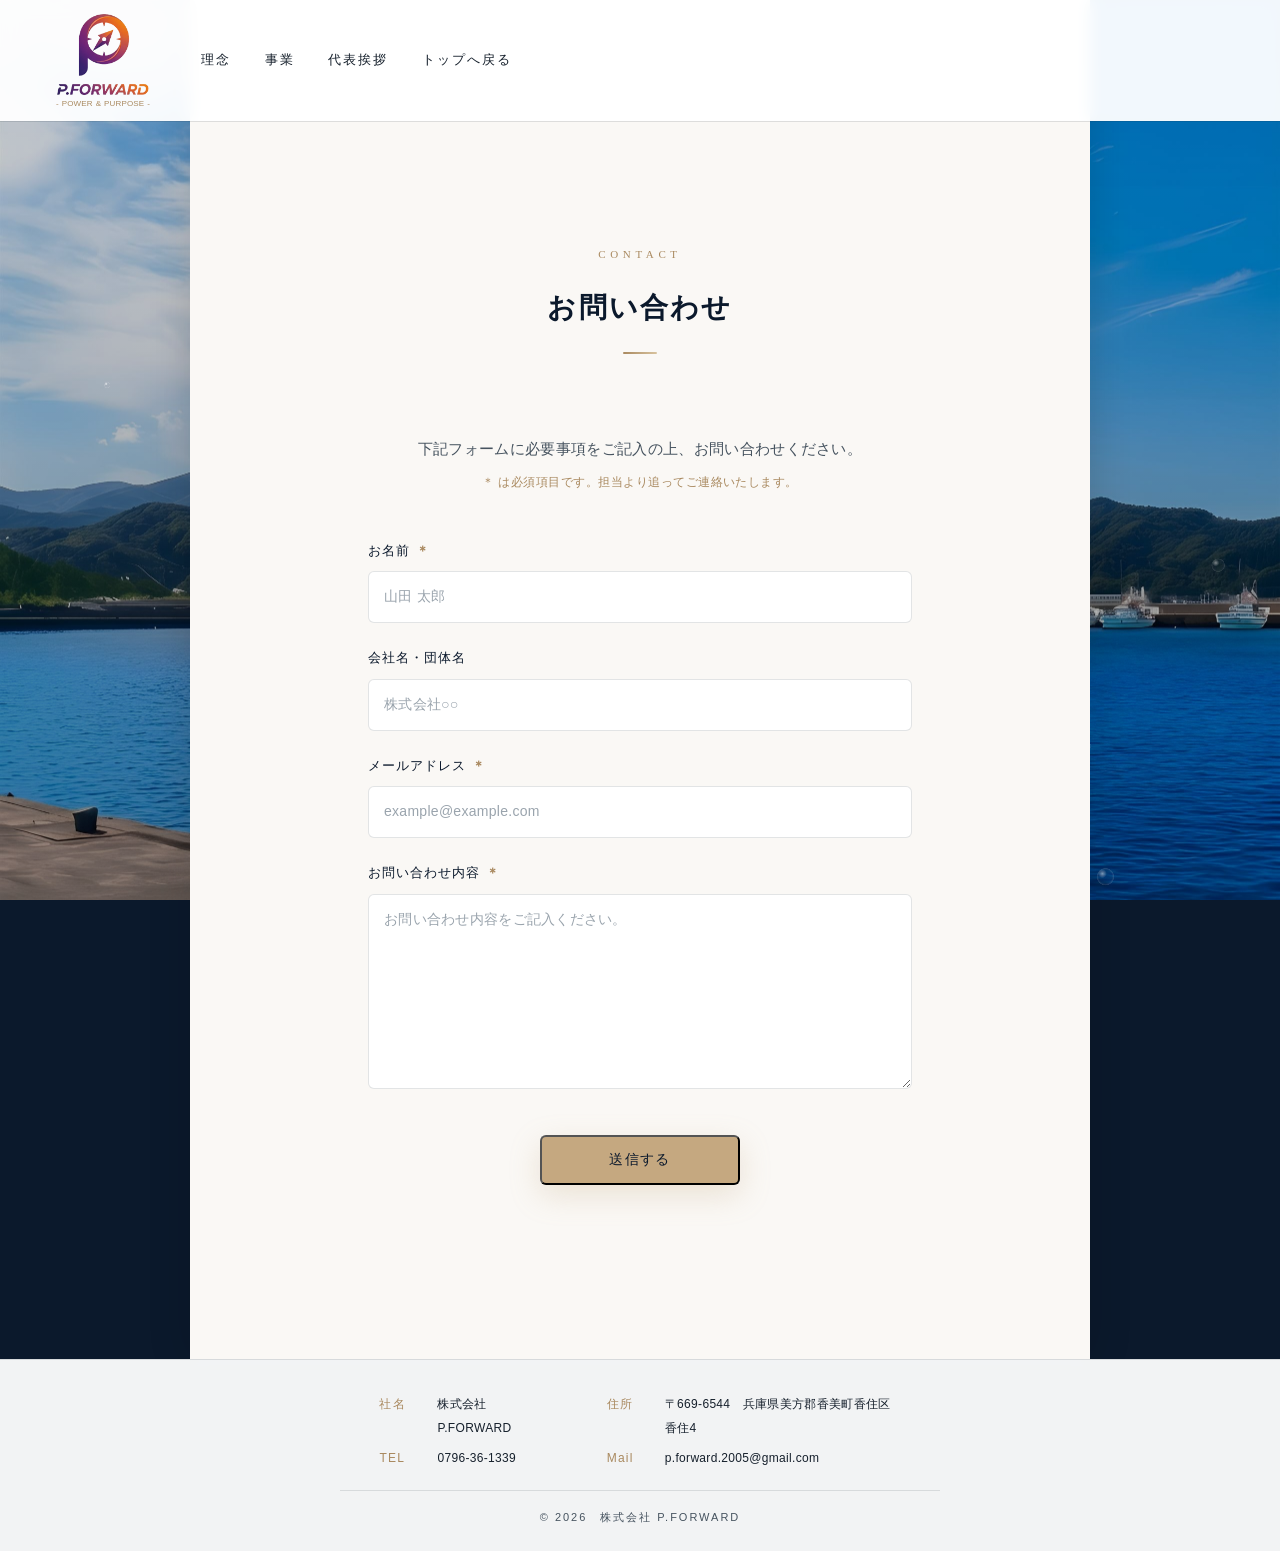
<file: contact.html>
<!DOCTYPE html>
<html lang="ja">
<head>
<meta charset="UTF-8" />
<meta name="viewport" content="width=device-width, initial-scale=1.0" />
<title>お問い合わせ｜株式会社 P.FORWARD</title>
<meta name="description" content="株式会社 P.FORWARD へのお問い合わせフォーム。事業のご相談、取材・メディア掲載、採用、協業・出店のご相談など、お気軽にお問い合わせください。" />

<!-- ============ ファビコン ============ -->
<link rel="icon" href="images/favicon.ico" sizes="any" />
<link rel="icon" type="image/png" sizes="32x32" href="images/favicon-32.png" />
<link rel="icon" type="image/png" sizes="512x512" href="images/favicon.png" />
<link rel="apple-touch-icon" href="images/apple-touch-icon.png" />

<!-- ============ SEO ============ -->
<meta name="robots" content="noindex, follow" />
<link rel="canonical" href="https://p.forward.mrck.jp/contact.html" />

<!-- ============ セキュリティ ============ -->
<meta http-equiv="X-Content-Type-Options" content="nosniff" />
<meta name="referrer" content="strict-origin-when-cross-origin" />
<!-- フォーム送信先として Formspree を許可（frame-ancestors でクリックジャッキング防止） -->
<meta http-equiv="Content-Security-Policy"
  content="default-src 'self';
           base-uri 'self';
           object-src 'none';
           frame-ancestors 'none';
           form-action 'self' https://formspree.io;
           style-src 'self' 'unsafe-inline' https://fonts.googleapis.com;
           font-src 'self' https://fonts.gstatic.com;
           img-src 'self' data: blob: https://www.google-analytics.com https://www.googletagmanager.com https://www.googleadservices.com https://googleads.g.doubleclick.net https://pagead2.googlesyndication.com https://www.google.com https://www.google.co.jp;
           script-src 'self' https://www.googletagmanager.com https://www.googleadservices.com https://www.google.com;
           connect-src 'self' https://formspree.io https://www.google-analytics.com https://*.google-analytics.com https://*.analytics.google.com https://www.googletagmanager.com https://www.googleadservices.com https://googleads.g.doubleclick.net https://pagead2.googlesyndication.com https://www.google.com https://www.google.co.jp https://ad.doubleclick.net;
           frame-src https://www.googletagmanager.com;" />

<!-- ============ アクセス解析（GA4 / G-MV31MNHJTQ） ============
     設定コードは js/ga4.js に置いてある。インラインで書くと CSP に
     'unsafe-inline' が必要になり、サイト全体のXSS耐性が落ちるため。 -->
<script async src="https://www.googletagmanager.com/gtag/js?id=G-MV31MNHJTQ"></script>
<script src="js/ga4.js"></script>

<!-- ============ Google広告 コンバージョン（AW-18514187367） ============
     設定コードは js/ads.js に置いてある。理由は ga4.js と同じ（CSPでインライン禁止）。 -->
<script src="js/ads.js"></script>

<meta name="format-detection" content="telephone=no" />

<link rel="preconnect" href="https://fonts.googleapis.com" />
<link rel="preconnect" href="https://fonts.gstatic.com" crossorigin />
<link href="https://fonts.googleapis.com/css2?family=Shippori+Mincho:wght@500;600;700&family=Noto+Sans+JP:wght@300;400;500;700&display=swap" rel="stylesheet" />

<link rel="stylesheet" href="css/style.css" />
</head>
<body class="page-form">

<!-- ============ 背景（トップと同じ：写真スライド＋海の泡） ============ -->
<div class="hero__slides" id="slides" aria-hidden="true">
  <div class="hero__slide s1 active"></div>
  <div class="hero__slide s3"></div>
  <div class="hero__slide s4"></div>
  <div class="hero__slide s5"></div>
</div>
<canvas class="hero__bubbles" aria-hidden="true"></canvas>

<!-- ============ ヘッダー（簡易：ロゴでトップへ戻る） ============ -->
<header class="site scrolled" id="header">
  <div class="brand">
    <a href="index.html"><img src="images/logo.png" alt="株式会社 P.FORWARD" class="brand-logo" width="339" height="300" decoding="async" /></a>
    <span class="tagline">- POWER &amp; PURPOSE -</span>
  </div>
  <button class="nav-toggle" id="navToggle" aria-label="メニューを開く" aria-expanded="false" aria-controls="primaryNav">
    <span></span><span></span><span></span>
  </button>
  <nav id="primaryNav">
    <div class="nav-panel">
      <a href="index.html#creed">理念</a>
      <a href="index.html#direction">事業</a>
      <a href="index.html#message">代表挨拶</a>
      <a href="index.html">トップへ戻る</a>
    </div>
  </nav>
</header>

<!-- ============ お問い合わせフォーム ============ -->
<main class="content-wrapper">
<section class="section formsec" id="form">
  <div class="wrap">
    <div class="sec-head">
      <span class="en">CONTACT</span>
      <h2 class="ja">お問い合わせ</h2>
    </div>
    <p class="form__lead">
      下記フォームに必要事項をご記入の上、お問い合わせください。<br />
      <span class="form__note">＊ は必須項目です。担当より追ってご連絡いたします。</span>
    </p>

    <form class="cform" id="contactForm" action="https://formspree.io/f/xkoaqreg" method="POST">
      <div class="cform__row">
        <label for="f-name">お名前 <span class="req">＊</span></label>
        <input type="text" id="f-name" name="name" autocomplete="name" required placeholder="山田 太郎" />
      </div>
      <div class="cform__row">
        <label for="f-company">会社名・団体名</label>
        <input type="text" id="f-company" name="company" autocomplete="organization" placeholder="株式会社○○" />
      </div>
      <div class="cform__row">
        <label for="f-email">メールアドレス <span class="req">＊</span></label>
        <input type="email" id="f-email" name="email" autocomplete="email" required placeholder="example@example.com" />
      </div>
      <div class="cform__row">
        <label for="f-message">お問い合わせ内容 <span class="req">＊</span></label>
        <textarea id="f-message" name="message" rows="7" required placeholder="お問い合わせ内容をご記入ください。"></textarea>
      </div>

      <!-- Formspree 設定：件名・スパム対策（honeypot） -->
      <input type="hidden" name="_subject" value="【公式サイト】お問い合わせ" />
      <input type="text" name="_gotcha" tabindex="-1" autocomplete="off" aria-hidden="true" class="cform__gotcha" />

      <div class="cform__submit">
        <button type="submit" class="btn btn--primary" id="formSubmit">送信する</button>
      </div>

      <p class="cform__status" id="formStatus" role="status" aria-live="polite"></p>
    </form>
  </div>
</section>
</main>

<!-- ============ フッター ============ -->
<footer class="site" id="company">
  <div class="wrap">
    <dl class="f-info">
      <div class="row"><dt>社名</dt><dd>株式会社 P.FORWARD</dd></div>
      <div class="row"><dt>住所</dt><dd>〒669-6544　兵庫県美方郡香美町香住区香住4</dd></div>
      <div class="row"><dt>TEL</dt><dd><a href="tel:0796-36-1339">0796-36-1339</a></dd></div>
      <div class="row"><dt>Mail</dt><dd><a href="mailto:p.forward.2005@gmail.com">p.forward.2005@gmail.com</a></dd></div>
    </dl>
  </div>
  <p class="copy">© 2026　株式会社 P.FORWARD</p>
</footer>

<script src="js/contact.js"></script>
</body>
</html>
</file>
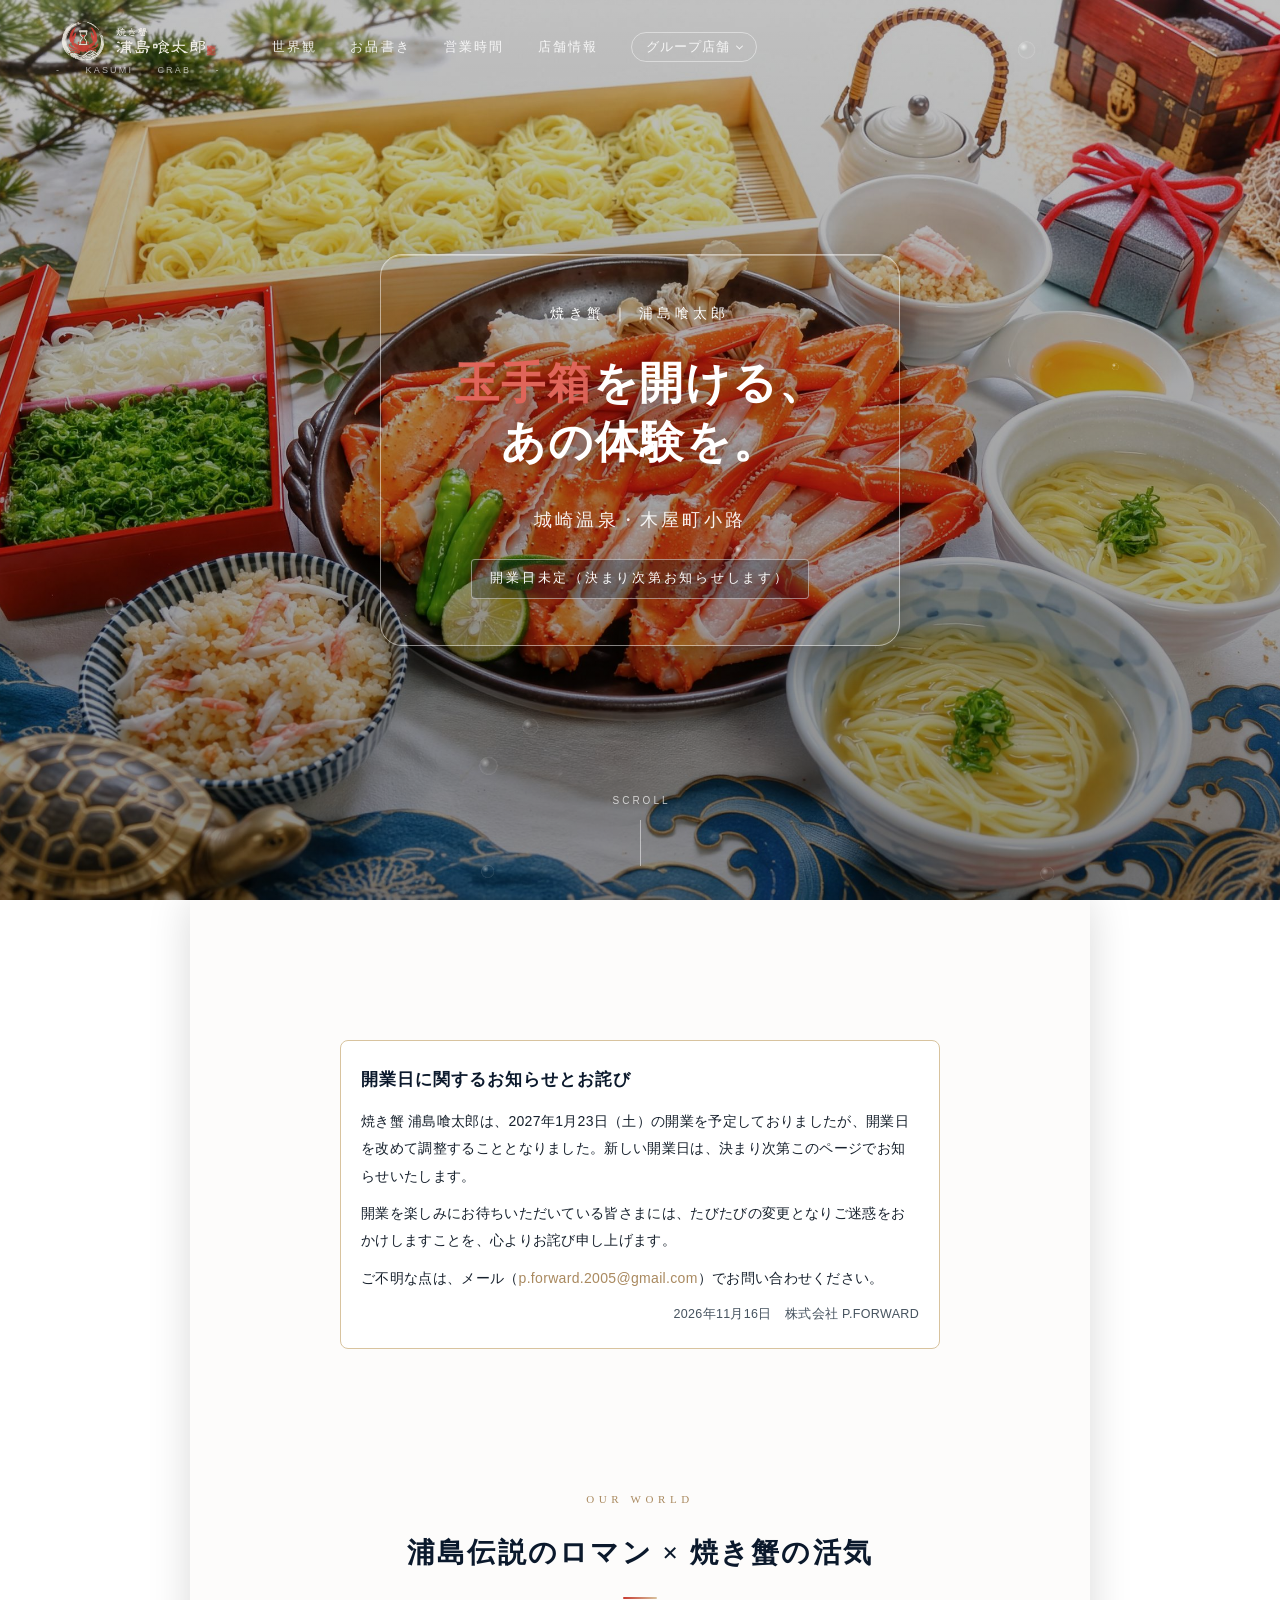
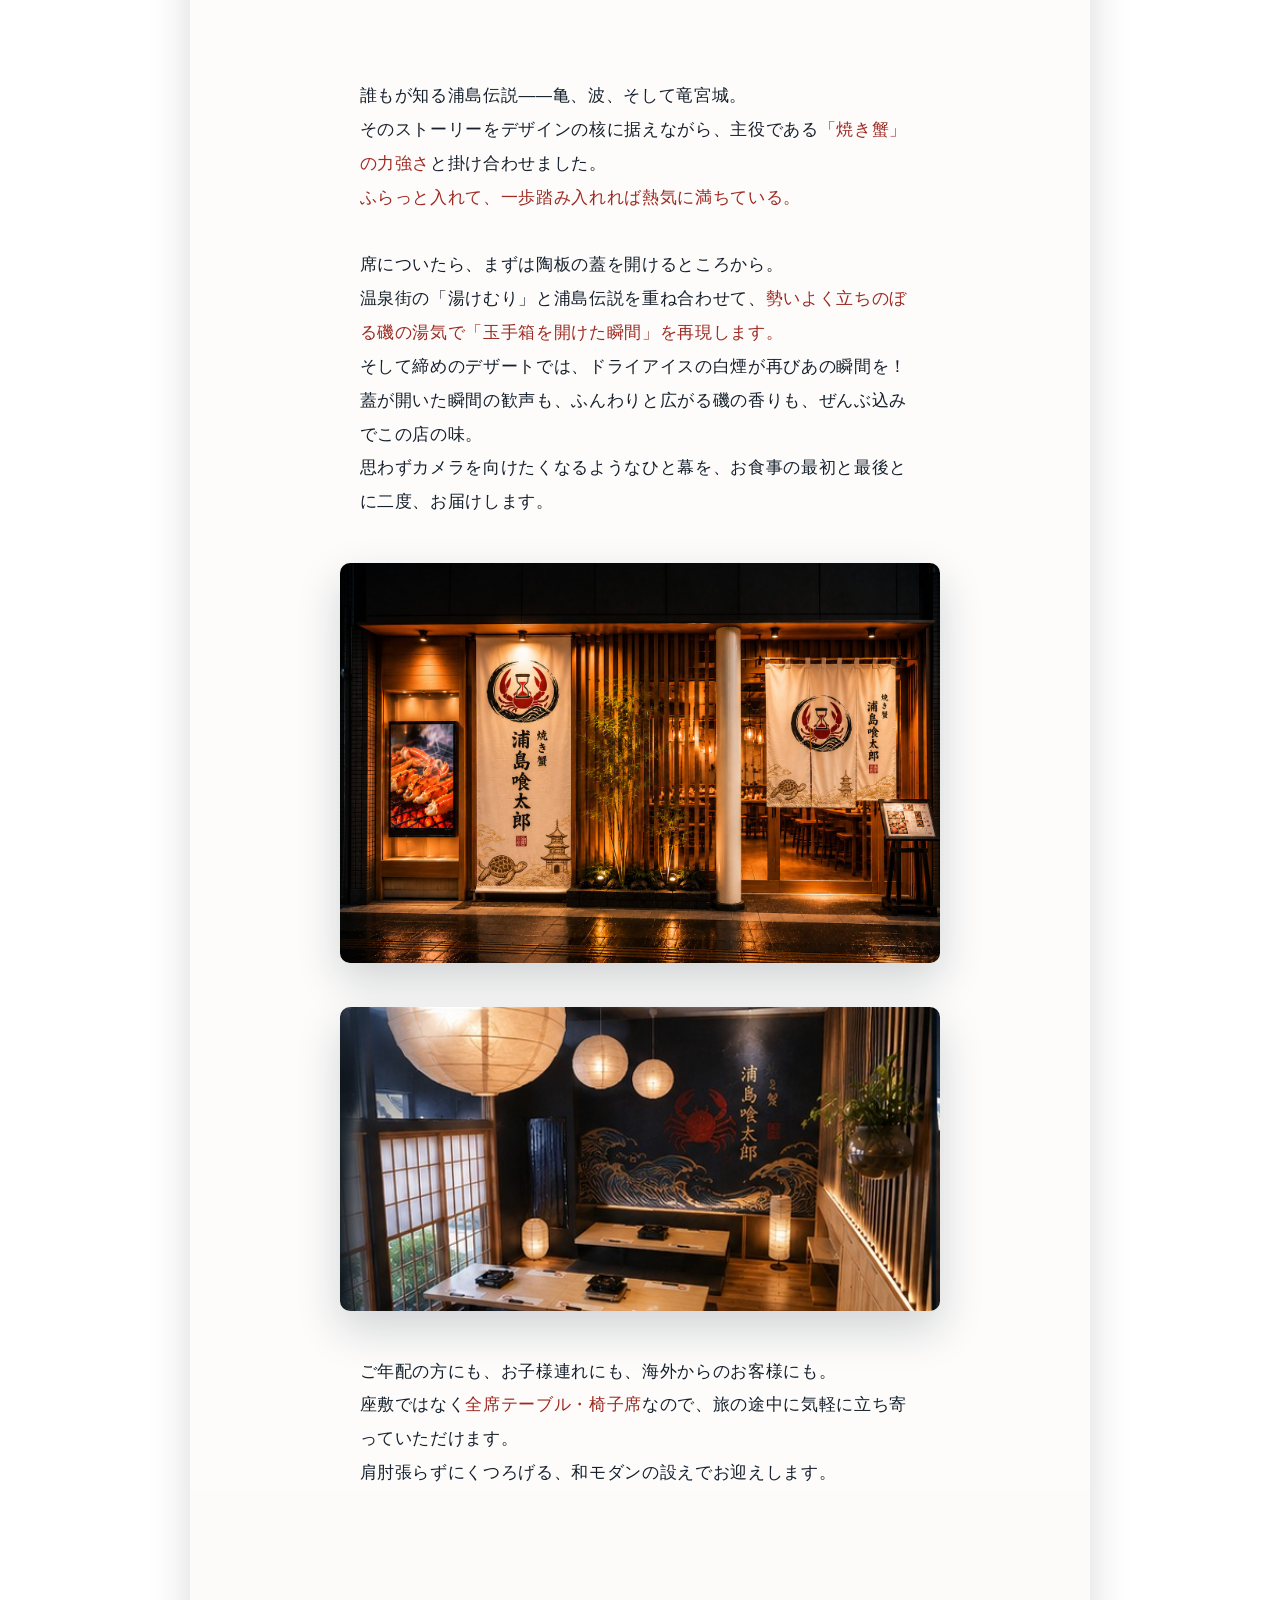
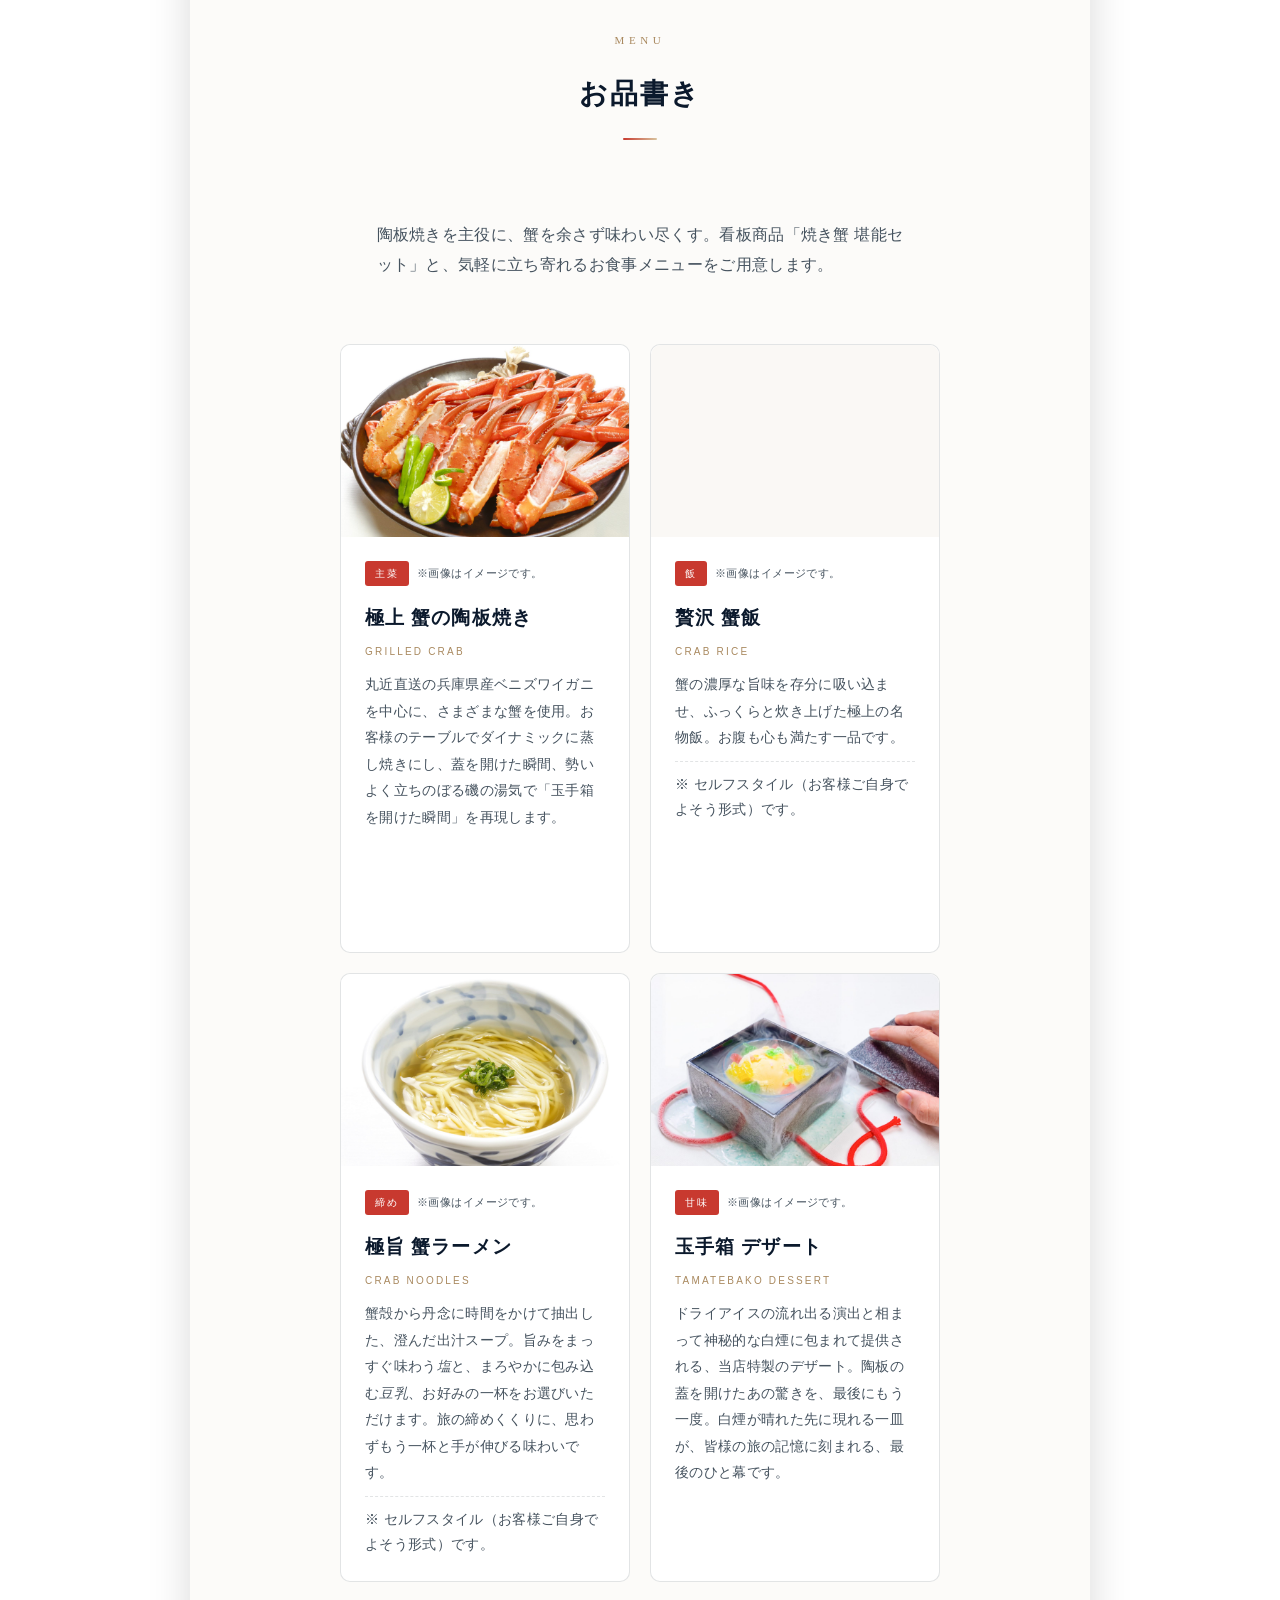
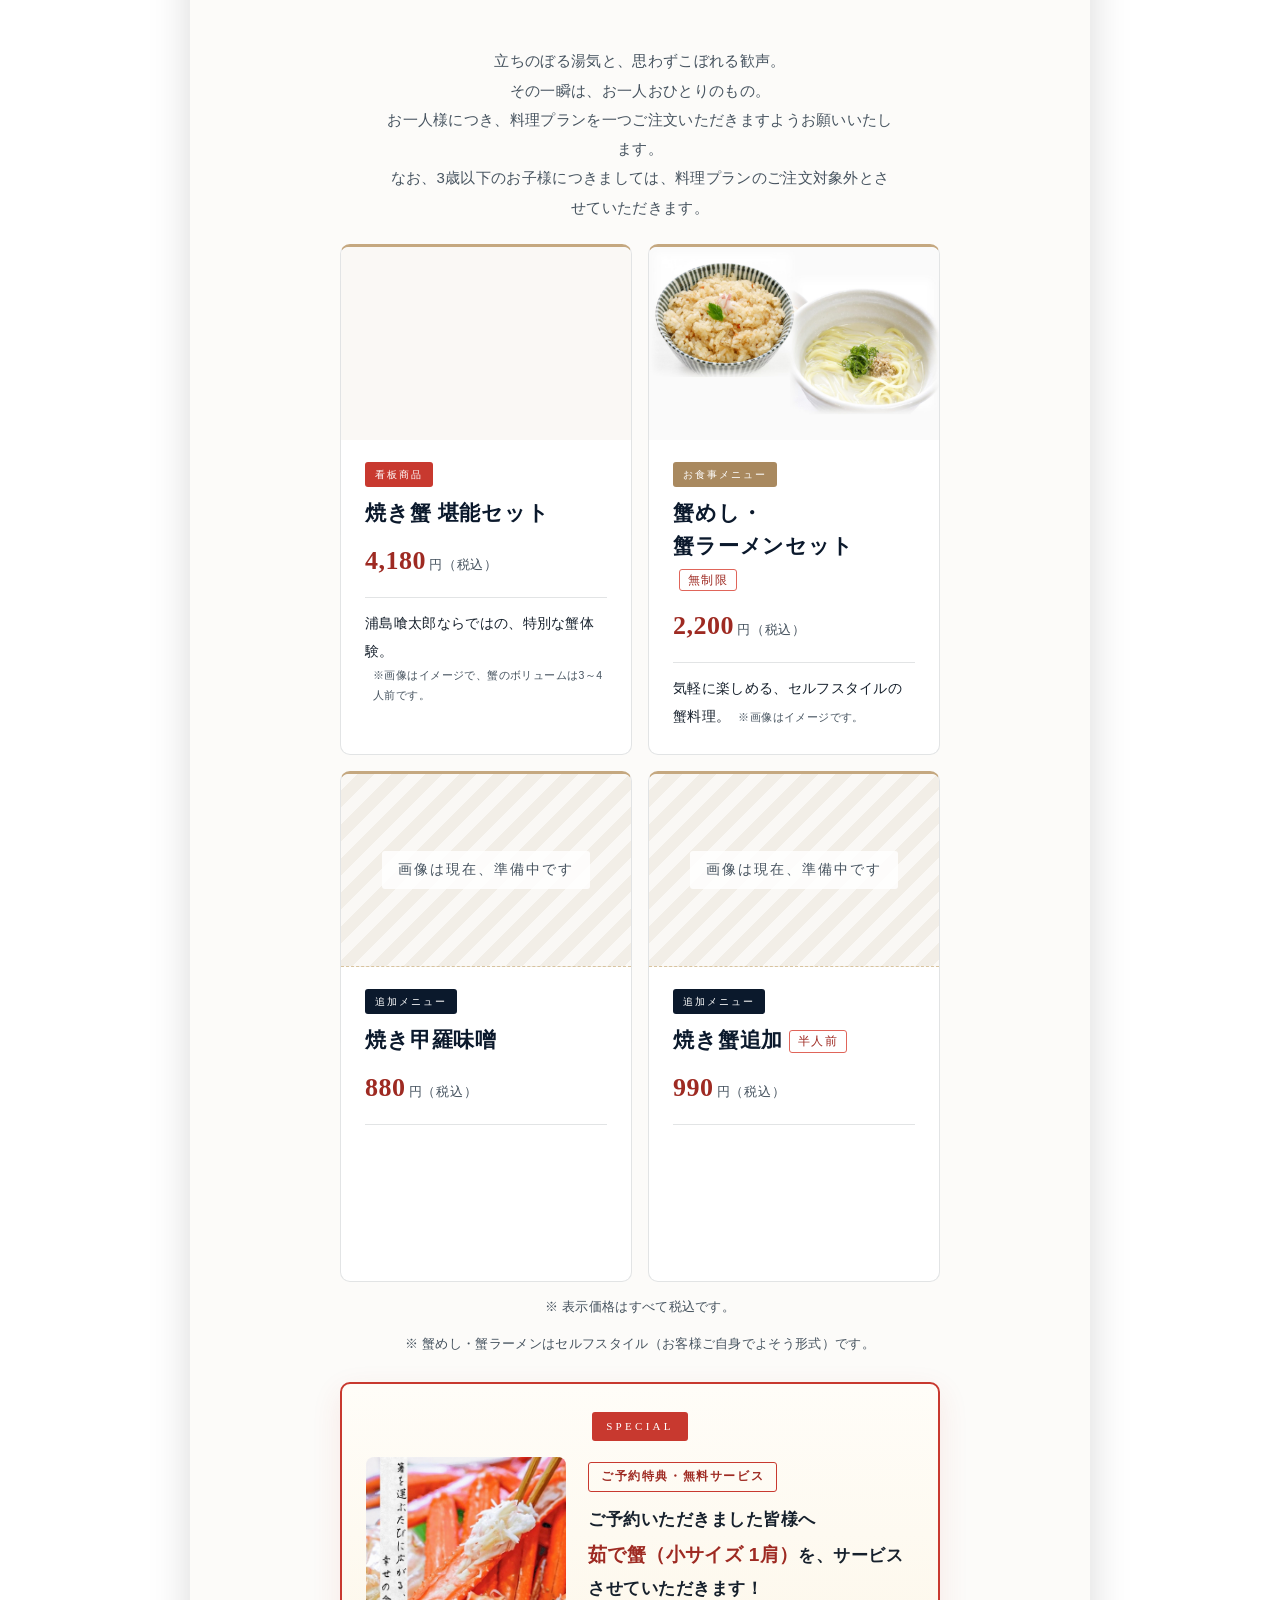
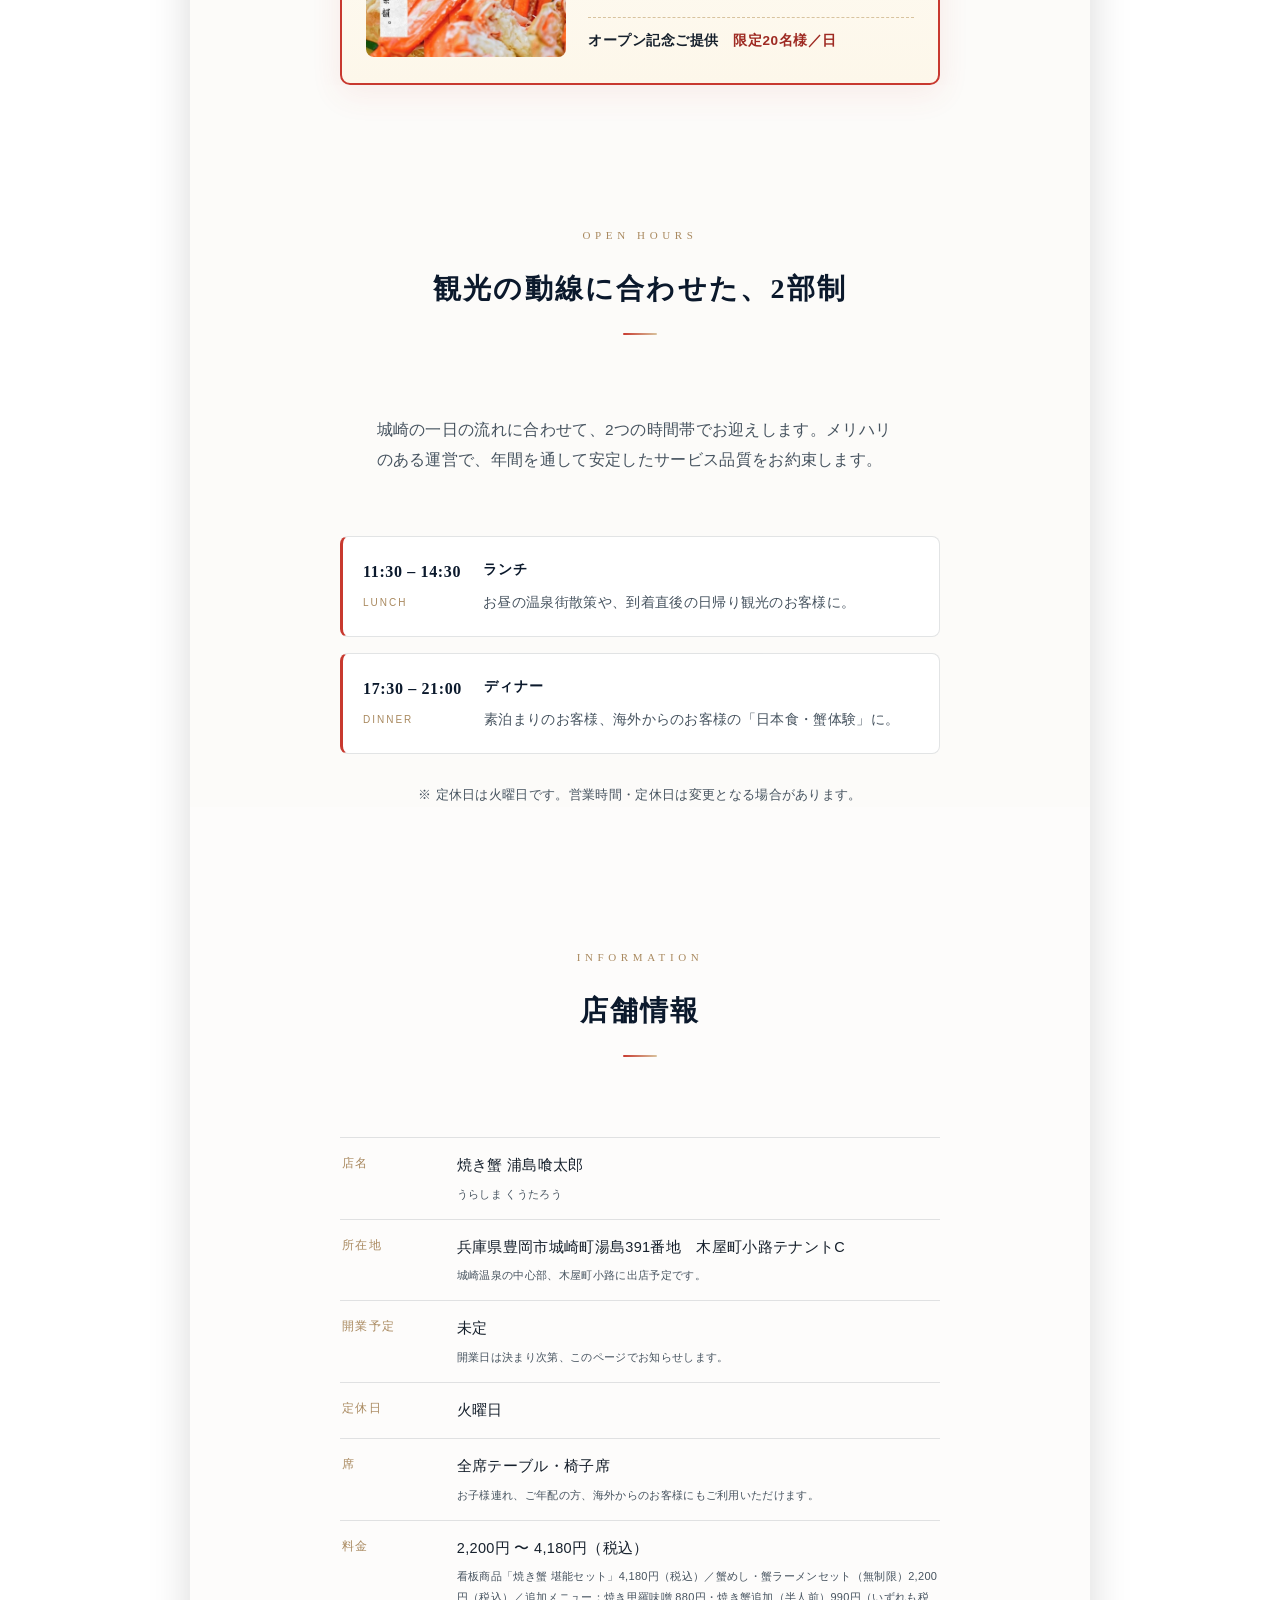
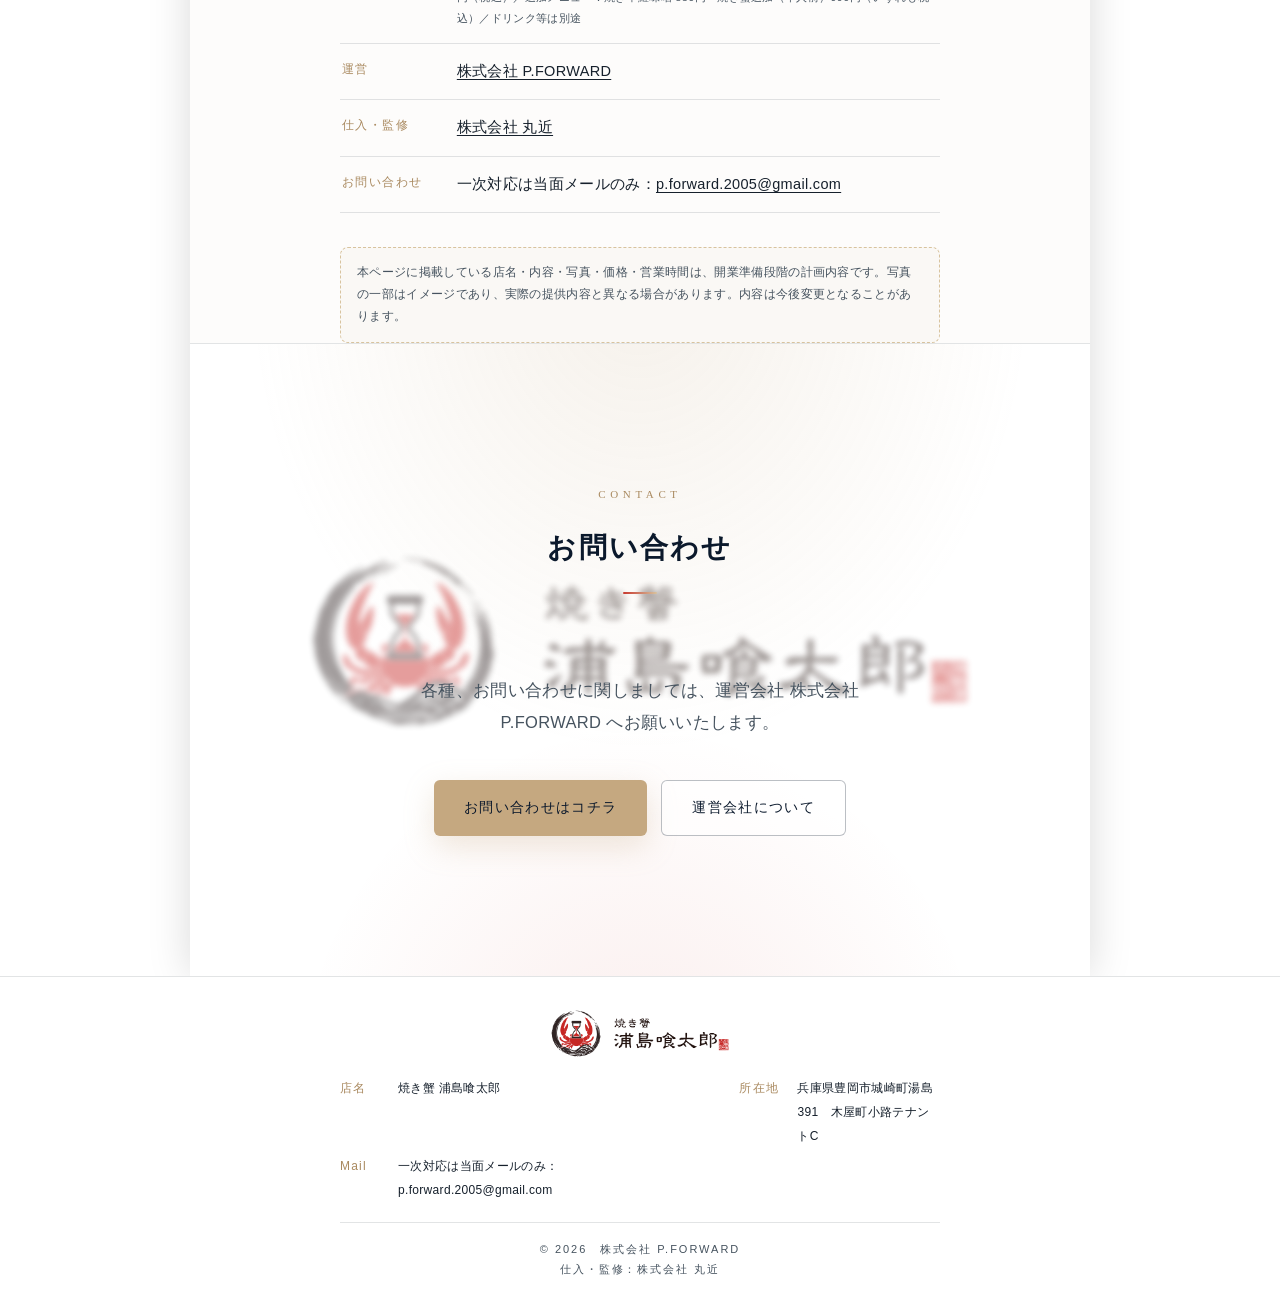
<file: ku-taro.html>
<!DOCTYPE html>
<html lang="ja">
<head>
<meta charset="UTF-8" />
<meta name="viewport" content="width=device-width, initial-scale=1.0" />
<title>焼き蟹 浦島喰太郎｜城崎温泉・木屋町小路の蟹料理店</title>
<meta name="description" content="焼き蟹 浦島喰太郎は、兵庫県豊岡市・城崎温泉の木屋町小路に開業準備中（開業日未定）の体験型蟹料理店。浦島伝説の玉手箱をモチーフに、蟹の陶板焼き、蟹めし、蟹ラーメンを提供します。運営：株式会社 P.FORWARD／仕入・監修：株式会社 丸近。" />

<!-- ============ ファビコン ============ -->
<link rel="icon" href="images/ku-taro/favicon.ico" sizes="any" />
<link rel="icon" type="image/png" sizes="32x32" href="images/ku-taro/favicon-32.png" />
<link rel="icon" type="image/png" sizes="512x512" href="images/ku-taro/favicon.png" />
<link rel="apple-touch-icon" href="images/ku-taro/apple-touch-icon.png" />

<!-- ============ SEO ============ -->
<meta name="keywords" content="浦島喰太郎,焼き蟹,城崎温泉,木屋町小路,蟹料理,カニ料理,陶板焼き,豊岡,但馬,香住ガニ,ベニズワイガニ,P.FORWARD,丸近,インバウンド,ランチ,ディナー" />
<meta name="author" content="株式会社 P.FORWARD" />
<meta name="robots" content="index, follow" />
<meta name="googlebot" content="index, follow, max-image-preview:large, max-snippet:-1, max-video-preview:-1" />
<meta name="geo.region" content="JP-28" />
<meta name="geo.placename" content="兵庫県豊岡市城崎町湯島391 木屋町小路" />
<link rel="canonical" href="https://p.forward.mrck.jp/ku-taro.html" />
<link rel="alternate" type="text/plain" href="https://p.forward.mrck.jp/llms.txt" title="AI向け店舗情報" />

<!-- OGP（SNS・LINE シェア用） -->
<meta property="og:type" content="website" />
<meta property="og:url" content="https://p.forward.mrck.jp/ku-taro.html" />
<meta property="og:title" content="焼き蟹 浦島喰太郎｜城崎温泉・木屋町小路の蟹料理店" />
<meta property="og:description" content="城崎温泉・木屋町小路に開業準備中（開業日未定）。浦島伝説の玉手箱をモチーフに、蟹の陶板焼き、蟹めし、蟹ラーメンを楽しむ体験型蟹料理店。" />
<meta property="og:image" content="https://p.forward.mrck.jp/images/ku-taro/IMG01.jpg" />
<meta property="og:locale" content="ja_JP" />
<meta property="og:site_name" content="焼き蟹 浦島喰太郎" />

<!-- Twitter / X Card -->
<meta name="twitter:card" content="summary_large_image" />
<meta name="twitter:title" content="焼き蟹 浦島喰太郎｜城崎温泉・木屋町小路の蟹料理店" />
<meta name="twitter:description" content="城崎温泉・木屋町小路に開業予定。浦島伝説の玉手箱をモチーフに、蟹の陶板焼き、蟹めし、蟹ラーメンを提供します。" />
<meta name="twitter:image" content="https://p.forward.mrck.jp/images/ku-taro/IMG01.jpg" />

<!-- 構造化データ（JSON-LD） -->
<script type="application/ld+json">
{
  "@context": "https://schema.org",
  "@graph": [
    {
      "@type": "Restaurant",
      "@id": "https://p.forward.mrck.jp/ku-taro.html#restaurant",
      "url": "https://p.forward.mrck.jp/ku-taro.html",
      "name": "焼き蟹 浦島喰太郎",
      "alternateName": ["うらしまくうたろう", "Urashima Kuutaro"],
      "servesCuisine": ["蟹料理", "和食", "焼き蟹", "カニ料理"],
      "description": "兵庫県豊岡市・城崎温泉の木屋町小路に開業準備中（開業日未定）の体験型蟹料理店。浦島伝説の「玉手箱」をモチーフに、蟹の陶板焼き、蟹めし、蟹ラーメンを提供します。",
      "priceRange": "¥880 - ¥4,180（税込）",
      "currenciesAccepted": "JPY",
      "paymentAccepted": "現金、クレジットカード等",
      "email": "p.forward.2005@gmail.com",
      "image": [
        "https://p.forward.mrck.jp/images/ku-taro/IMG01.jpg",
        "https://p.forward.mrck.jp/images/ku-taro/photo-tobanyaki.jpg",
        "https://p.forward.mrck.jp/images/ku-taro/IMG04.jpg",
        "https://p.forward.mrck.jp/images/ku-taro/IMG09.jpg",
        "https://p.forward.mrck.jp/images/ku-taro/IMG10.jpg"
      ],
      "logo": "https://p.forward.mrck.jp/images/ku-taro/logo-h.png",
      "address": {
        "@type": "PostalAddress",
        "postalCode": "669-6101",
        "addressCountry": "JP",
        "addressRegion": "兵庫県",
        "addressLocality": "豊岡市城崎町湯島",
        "streetAddress": "391番地 木屋町小路テナントC"
      },
      "areaServed": [
        { "@type": "Place", "name": "城崎温泉" },
        { "@type": "AdministrativeArea", "name": "兵庫県豊岡市" },
        { "@type": "AdministrativeArea", "name": "但馬" }
      ],
      "openingHoursSpecification": [
        {
          "@type": "OpeningHoursSpecification",
          "dayOfWeek": ["Monday", "Wednesday", "Thursday", "Friday", "Saturday", "Sunday"],
          "opens": "11:30",
          "closes": "14:30"
        },
        {
          "@type": "OpeningHoursSpecification",
          "dayOfWeek": ["Monday", "Wednesday", "Thursday", "Friday", "Saturday", "Sunday"],
          "opens": "17:30",
          "closes": "21:00"
        }
      ],
      "acceptsReservations": "https://p.forward.mrck.jp/contact.html",
      "hasMenu": {
        "@type": "Menu",
        "name": "お品書き",
        "hasMenuSection": [
          {
            "@type": "MenuSection",
            "name": "看板商品",
            "hasMenuItem": {
              "@type": "MenuItem",
              "name": "焼き蟹 堪能セット",
              "description": "浦島喰太郎ならではの、特別な蟹体験。表示価格は税込。",
              "offers": {
                "@type": "Offer",
                "price": "4180",
                "priceCurrency": "JPY",
                "url": "https://p.forward.mrck.jp/ku-taro.html#menu"
              }
            }
          },
          {
            "@type": "MenuSection",
            "name": "お食事メニュー",
            "hasMenuItem": {
              "@type": "MenuItem",
              "name": "蟹めし・蟹ラーメンセット（無制限）",
              "description": "気軽に楽しめる、セルフスタイルの蟹料理。表示価格は税込。",
              "offers": {
                "@type": "Offer",
                "price": "2200",
                "priceCurrency": "JPY",
                "url": "https://p.forward.mrck.jp/ku-taro.html#menu"
              }
            }
          },
          {
            "@type": "MenuSection",
            "name": "追加メニュー",
            "hasMenuItem": [
              {
                "@type": "MenuItem",
                "name": "焼き甲羅味噌",
                "description": "表示価格は税込。",
                "offers": { "@type": "Offer", "price": "880", "priceCurrency": "JPY", "url": "https://p.forward.mrck.jp/ku-taro.html#menu" }
              },
              {
                "@type": "MenuItem",
                "name": "焼き蟹追加（半人前）",
                "description": "表示価格は税込。",
                "offers": { "@type": "Offer", "price": "990", "priceCurrency": "JPY", "url": "https://p.forward.mrck.jp/ku-taro.html#menu" }
              }
            ]
          }
        ]
      },
      "amenityFeature": [
        { "@type": "LocationFeatureSpecification", "name": "全席テーブル・椅子席", "value": true },
        { "@type": "LocationFeatureSpecification", "name": "お子様連れ歓迎", "value": true }
      ],
      "sameAs": [
        "https://www.instagram.com/crab.shrimp1008/?hl=ja"
      ],
      "parentOrganization": {
        "@id": "https://p.forward.mrck.jp/#organization"
      }
    },
    {
      "@type": "Organization",
      "@id": "https://p.forward.mrck.jp/#organization",
      "name": "株式会社 P.FORWARD",
      "url": "https://p.forward.mrck.jp/",
      "description": "地方創生・観光・新業態を手がける丸近グループの事業会社。"
    },
    {
      "@type": "BreadcrumbList",
      "@id": "https://p.forward.mrck.jp/ku-taro.html#breadcrumb",
      "itemListElement": [
        {
          "@type": "ListItem",
          "position": 1,
          "name": "株式会社 P.FORWARD",
          "item": "https://p.forward.mrck.jp/"
        },
        {
          "@type": "ListItem",
          "position": 2,
          "name": "焼き蟹 浦島喰太郎",
          "item": "https://p.forward.mrck.jp/ku-taro.html"
        }
      ]
    }
  ]
}
</script>

<!-- ============ セキュリティ ============ -->
<meta http-equiv="X-Content-Type-Options" content="nosniff" />
<meta http-equiv="X-Frame-Options" content="SAMEORIGIN" />
<meta name="referrer" content="strict-origin-when-cross-origin" />
<meta http-equiv="Content-Security-Policy"
  content="default-src 'self';
           base-uri 'self';
           object-src 'none';
           frame-ancestors 'none';
           form-action 'self';
           style-src 'self' 'unsafe-inline' https://fonts.googleapis.com;
           font-src 'self' https://fonts.gstatic.com;
           img-src 'self' data: blob: https://www.google-analytics.com https://www.googletagmanager.com https://www.googleadservices.com https://googleads.g.doubleclick.net https://pagead2.googlesyndication.com https://www.google.com https://www.google.co.jp;
           script-src 'self' https://www.googletagmanager.com https://www.googleadservices.com https://www.google.com;
           connect-src 'self' https://www.google-analytics.com https://*.google-analytics.com https://*.analytics.google.com https://www.googletagmanager.com https://www.googleadservices.com https://googleads.g.doubleclick.net https://pagead2.googlesyndication.com https://www.google.com https://www.google.co.jp https://ad.doubleclick.net;
           frame-src https://www.googletagmanager.com;" />

<!-- ============ アクセス解析（GA4 / G-MV31MNHJTQ） ============
     設定コードは js/ga4.js に置いてある。インラインで書くと CSP に
     'unsafe-inline' が必要になり、サイト全体のXSS耐性が落ちるため。 -->
<script async src="https://www.googletagmanager.com/gtag/js?id=G-MV31MNHJTQ"></script>
<script src="js/ga4.js"></script>

<!-- ============ Google広告 コンバージョン（AW-18514187367） ============
     設定コードは js/ads.js に置いてある。理由は ga4.js と同じ（CSPでインライン禁止）。 -->
<script src="js/ads.js"></script>

<meta name="format-detection" content="telephone=no" />

<link rel="preconnect" href="https://fonts.googleapis.com" />
<link rel="preconnect" href="https://fonts.gstatic.com" crossorigin />
<link href="https://fonts.googleapis.com/css2?family=Shippori+Mincho:wght@500;600;700&family=Noto+Sans+JP:wght@300;400;500;700&display=swap" rel="stylesheet" />

<!-- ?v= はキャッシュ対策。CSSを更新したらこの数字も必ず上げること -->
<link rel="stylesheet" href="css/ku-taro.css?v=20261104a" />
</head>
<body>

<!-- ============ ヘッダー ============ -->
<header class="site" id="header">
  <div class="brand">
    <a href="#top">
      <img src="images/ku-taro/logo-h-light.png" alt="焼き蟹 浦島喰太郎" class="brand-logo brand-logo--light" width="1200" height="306" decoding="async" fetchpriority="high" />
      <img src="images/ku-taro/logo-h.png" alt="" aria-hidden="true" class="brand-logo brand-logo--dark" width="1200" height="306" decoding="async" />
    </a>
    <span class="tagline">- KASUMI CRAB -</span>
  </div>
  <button class="nav-toggle" id="navToggle" aria-label="メニューを開く" aria-expanded="false" aria-controls="primaryNav">
    <span></span><span></span><span></span>
  </button>
  <nav id="primaryNav">
    <div class="nav-panel">
      <a href="#world">世界観</a>
      <a href="#menu">お品書き</a>
      <a href="#hours">営業時間</a>
      <a href="#shop">店舗情報</a>
      <!-- 丸近グループの店舗。一覧ページへ送ると「直営」表記が飛び込んでしまうため、
           店舗ごとに直接その公式サイトへ行けるようにしている。
           PCはホバー、スマホ・キーボード操作はクリックで開く（js/main.js） -->
      <div class="nav-group">
        <button type="button" class="nav-badge nav-group__btn" aria-expanded="false" aria-haspopup="true" aria-controls="groupMenu">
          グループ店舗<span class="nav-group__caret" aria-hidden="true"></span>
        </button>
        <ul class="nav-group__menu" id="groupMenu">
          <li><a href="https://kawai.kani-mrck.jp/" target="_blank" rel="noopener">きのさき 華和ゐ<small>城崎温泉</small></a></li>
          <li><a href="https://kawai-kami.kani-mrck.jp/" target="_blank" rel="noopener">華和ゐ 香住本店<small>香住</small></a></li>
          <li><a href="https://kaniichiban-osaka.com/" target="_blank" rel="noopener">香住蟹一番<small>大阪・難波</small></a></li>
          <li><span class="nav-group__soon">蟹料理 華ゐちばん<small>城崎温泉／準備中</small></span></li>
          <li><a href="https://www.instagram.com/crab.shrimp1008/?hl=ja" target="_blank" rel="noopener">CRAB &amp; SHRIMP<small>城崎温泉／Instagram</small></a></li>
        </ul>
      </div>
    </div>
  </nav>
</header>

<!-- ============ ヒーロー ============ -->
<section class="hero" id="top">
  <div class="hero__slides" id="slides">
    <div class="hero__slide s1 active"></div>
    <div class="hero__slide s2"></div>
    <div class="hero__slide s3"></div>
    <div class="hero__slide s4"></div>
    <div class="hero__slide s5"></div>
  </div>
  <canvas class="hero__bubbles" aria-hidden="true"></canvas>

  <div class="hero__inner">
    <img class="hero__mark" src="images/ku-taro/mark-light.png" alt="" aria-hidden="true" width="308" height="308" decoding="async" />
    <p class="hero__eyebrow">焼き蟹 ｜ 浦島喰太郎</p>
    <h1 class="hero__title"><span class="accent">玉手箱</span>を開ける、<br />あの体験を。</h1>
    <p class="hero__sub">城崎温泉・木屋町小路</p>
    <p class="hero__note">開業日未定（決まり次第お知らせします）</p>
  </div>

  <div class="hero__scroll"><span>SCROLL</span><i></i></div>
</section>

<div class="content-wrapper">

<!-- ============ お知らせ（開業日・2026-11-16） ============ -->
<section class="section" id="notice-opening" style="padding-bottom:0;background:rgba(255,255,255,.60);">
  <div class="wrap">
    <div style="background:var(--paper);border:1px solid var(--gold-soft);border-radius:8px;padding:22px 20px;color:var(--ink);line-height:1.95;font-size:14px;">
      <h2 style="font-family:var(--serif);font-size:17px;letter-spacing:.06em;margin:0 0 12px;color:var(--navy);">開業日に関するお知らせとお詫び</h2>
      <p style="margin:0 0 10px;">焼き蟹 浦島喰太郎は、2027年1月23日（土）の開業を予定しておりましたが、開業日を改めて調整することとなりました。新しい開業日は、決まり次第このページでお知らせいたします。</p>
      <p style="margin:0 0 10px;">開業を楽しみにお待ちいただいている皆さまには、たびたびの変更となりご迷惑をおかけしますことを、心よりお詫び申し上げます。</p>
      <p style="margin:0 0 10px;">ご不明な点は、メール（<a href="mailto:p.forward.2005@gmail.com" style="color:var(--gold-deep);">p.forward.2005@gmail.com</a>）でお問い合わせください。</p>
      <p style="margin:0;text-align:right;font-size:12.5px;color:var(--muted);">2026年11月16日　株式会社 P.FORWARD</p>
    </div>
  </div>
</section>

<!-- ============ 世界観 ============ -->
<section class="section world" id="world">
  <div class="wrap">
    <div class="sec-head reveal">
      <span class="en">OUR WORLD</span>
      <h2 class="ja">浦島伝説のロマン × 焼き蟹の活気</h2>
    </div>
    <p class="body reveal">
      誰もが知る浦島伝説——亀、波、そして竜宮城。<br />
      そのストーリーをデザインの核に据えながら、主役である<em>「焼き蟹」の力強さ</em>と掛け合わせました。<br />
      <em>ふらっと入れて、一歩踏み入れれば熱気に満ちている。</em><br /><br />
      席についたら、まずは陶板の蓋を開けるところから。<br />
      温泉街の「湯けむり」と浦島伝説を重ね合わせて、<em>勢いよく立ちのぼる磯の湯気で「玉手箱を開けた瞬間」を再現します。</em><br />
      そして締めのデザートでは、ドライアイスの白煙が再びあの瞬間を！<br />
      蓋が開いた瞬間の歓声も、ふんわりと広がる磯の香りも、ぜんぶ込みでこの店の味。<br />
      思わずカメラを向けたくなるようなひと幕を、お食事の最初と最後とに二度、お届けします。
    </p>
    <figure class="figure reveal">
      <img src="images/ku-taro/IMG04.jpg" alt="焼き蟹 浦島喰太郎 のファサードイメージ。大提灯と暖簾、竹の植栽をライトアップした夜の店構え" width="1536" height="1024" loading="lazy" decoding="async" />
    </figure>
    <figure class="figure reveal">
      <img src="images/ku-taro/IMG09.jpg" alt="焼き蟹 浦島喰太郎 の店内イメージ。藍の壁に荒波と蟹を描いたアートウォール、和紙の提灯とテーブル席" width="563" height="285" loading="lazy" decoding="async" />
    </figure>
    <p class="body body--after-figure reveal">
      ご年配の方にも、お子様連れにも、海外からのお客様にも。<br />
      座敷ではなく<em>全席テーブル・椅子席</em>なので、旅の途中に気軽に立ち寄っていただけます。<br />
      肩肘張らずにくつろげる、和モダンの設えでお迎えします。
    </p>
  </div>
</section>

<!-- ============ お品書き ============ -->
<section class="section menu" id="menu">
  <div class="wrap">
    <div class="sec-head reveal">
      <span class="en">MENU</span>
      <h2 class="ja">お品書き</h2>
    </div>
    <p class="lead reveal">
      陶板焼きを主役に、蟹を余さず味わい尽くす。看板商品「焼き蟹 堪能セット」と、気軽に立ち寄れるお食事メニューをご用意します。
    </p>

    <div class="dishes" style="margin-top:clamp(40px,6vw,64px);">
      <div class="dish reveal">
        <figure class="dish__photo">
          <img src="images/ku-taro/photo-tobanyaki.jpg" alt="陶板いっぱいに並べた焼き蟹の脚。ししとうとすだちを添えた極上の蟹の陶板焼き" width="1620" height="1080" loading="lazy" decoding="async" />
        </figure>
        <span class="dish__role">主菜</span><span class="dish__imgnote">※画像はイメージです。</span>
        <h3 class="dish__name">極上 蟹の陶板焼き<span class="dish__en">GRILLED CRAB</span></h3>
        <p>丸近直送の兵庫県産ベニズワイガニを中心に、さまざまな蟹を使用。お客様のテーブルでダイナミックに蒸し焼きにし、蓋を開けた瞬間、勢いよく立ちのぼる磯の湯気で「玉手箱を開けた瞬間」を再現します。</p>
      </div>
      <div class="dish reveal">
        <figure class="dish__photo">
          <img src="images/ku-taro/photo-kanimeshi.jpg" alt="蟹の旨味を吸ってふっくら炊き上げた贅沢 蟹飯。蟹身と木の芽を天盛りにした一杯" width="1620" height="1080" loading="lazy" decoding="async" />
        </figure>
        <span class="dish__role">飯</span><span class="dish__imgnote">※画像はイメージです。</span>
        <h3 class="dish__name">贅沢 蟹飯<span class="dish__en">CRAB RICE</span></h3>
        <p>蟹の濃厚な旨味を存分に吸い込ませ、ふっくらと炊き上げた極上の名物飯。お腹も心も満たす一品です。</p>
        <p class="dish__note">※ セルフスタイル（お客様ご自身でよそう形式）です。</p>
      </div>
      <div class="dish reveal">
        <figure class="dish__photo">
          <img src="images/ku-taro/photo-ramen.jpg" alt="蟹殻から取った澄んだ出汁スープの蟹ラーメン。細麺に刻みネギをのせた一杯" width="1620" height="1080" loading="lazy" decoding="async" />
        </figure>
        <span class="dish__role">締め</span><span class="dish__imgnote">※画像はイメージです。</span>
        <h3 class="dish__name">極旨 蟹ラーメン<span class="dish__en">CRAB NOODLES</span></h3>
        <p>蟹殻から丹念に時間をかけて抽出した、澄んだ出汁スープ。旨みをまっすぐ味わう<em>塩</em>と、まろやかに包み込む<em>豆乳</em>、お好みの一杯をお選びいただけます。旅の締めくくりに、思わずもう一杯と手が伸びる味わいです。</p>
        <p class="dish__note">※ セルフスタイル（お客様ご自身でよそう形式）です。</p>
      </div>
      <div class="dish reveal">
        <figure class="dish__photo">
          <img src="images/ku-taro/photo-tamatebako.jpg" alt="蓋を開けた玉手箱から白煙が流れ出し、色とりどりのデザートが現れる玉手箱デザート" width="1620" height="1080" loading="lazy" decoding="async" />
        </figure>
        <span class="dish__role">甘味</span><span class="dish__imgnote">※画像はイメージです。</span>
        <h3 class="dish__name">玉手箱 デザート<span class="dish__en">TAMATEBAKO DESSERT</span></h3>
        <p>ドライアイスの流れ出る演出と相まって神秘的な白煙に包まれて提供される、当店特製のデザート。陶板の蓋を開けたあの驚きを、最後にもう一度。白煙が晴れた先に現れる一皿が、皆様の旅の記憶に刻まれる、最後のひと幕です。</p>
      </div>
    </div>

    <p class="courses__lead reveal" style="margin-top:clamp(40px,6vw,64px);">立ちのぼる湯気と、思わずこぼれる歓声。<br />その一瞬は、お一人おひとりのもの。<br />お一人様につき、料理プランを一つご注文いただきますようお願いいたします。<br />なお、3歳以下のお子様につきましては、料理プランのご注文対象外とさせていただきます。</p>
    <div class="courses">

      <div class="course reveal">
        <figure class="course__photo">
          <img src="images/ku-taro/photo-tamatebako-plan.jpg" alt="焼き蟹 堪能セットのお料理一式。陶板いっぱいの焼き蟹を中心に、蟹めし、蟹ラーメン、薬味、玉手箱デザートを並べた卓" width="1620" height="1080" loading="lazy" decoding="async" />
        </figure>
        <span class="course__role">看板商品</span>
        <div class="course__head">
          <h3 class="course__name">焼き蟹 堪能セット</h3>
          <p class="course__price">4,180<small>円（税込）</small></p>
        </div>
        <p class="course__desc">浦島喰太郎ならではの、特別な蟹体験。<span class="dish__imgnote">※画像はイメージで、蟹のボリュームは3～4人前です。</span></p>
      </div>

      <div class="course reveal">
        <figure class="course__photo">
          <img src="images/ku-taro/photo-meshi-ramen-set-v2.jpg" alt="蟹めし・蟹ラーメンセット。縞模様の器に盛った蟹めしと、白い器の蟹ラーメンを並べた一揃い" width="1620" height="1080" loading="lazy" decoding="async" />
        </figure>
        <span class="course__role course__role--sub">お食事メニュー</span>
        <div class="course__head">
          <h3 class="course__name"><span class="course__nw">蟹めし・</span><span class="course__nw">蟹ラーメンセット</span><span class="course__sub">無制限</span></h3>
          <p class="course__price">2,200<small>円（税込）</small></p>
        </div>
        <p class="course__desc">気軽に楽しめる、セルフスタイルの蟹料理。<span class="dish__imgnote">※画像はイメージです。</span></p>
      </div>

      <div class="course reveal">
        <figure class="course__photo course__photo--pending" aria-label="焼き甲羅味噌の画像は現在準備中です">
          <span>画像は現在、準備中です</span>
        </figure>
        <span class="course__role course__role--add">追加メニュー</span>
        <div class="course__head">
          <h3 class="course__name">焼き甲羅味噌</h3>
          <p class="course__price">880<small>円（税込）</small></p>
        </div>
      </div>

      <div class="course reveal">
        <figure class="course__photo course__photo--pending" aria-label="焼き蟹追加（半人前）の画像は現在準備中です">
          <span>画像は現在、準備中です</span>
        </figure>
        <span class="course__role course__role--add">追加メニュー</span>
        <div class="course__head">
          <h3 class="course__name">焼き蟹追加<span class="course__sub">半人前</span></h3>
          <p class="course__price">990<small>円（税込）</small></p>
        </div>
      </div>
    </div>

    <p class="courses__note reveal">※ 表示価格はすべて税込です。</p>

    <p class="courses__note reveal">※ 蟹めし・蟹ラーメンはセルフスタイル（お客様ご自身でよそう形式）です。</p>

    <div class="gift reveal">
      <span class="gift__en">SPECIAL</span>
      <div class="gift__inner">
        <figure class="gift__photo">
          <img src="images/ku-taro/IMG10.jpg" alt="箸でつまみ上げた、ほぐれる蟹の身。茹で蟹の断面と身のふっくらとした質感" width="900" height="900" loading="lazy" decoding="async" />
        </figure>
        <div class="gift__body">
          <p class="gift__badge">ご予約特典・無料サービス</p>
          <p class="gift__lead">ご予約いただきました皆様へ<br /><em>茹で蟹（小サイズ 1肩）</em>を、サービス<br />させていただきます！</p>
          <p class="gift__limit">オープン記念ご提供　<strong>限定20名様／日</strong></p>
        </div>
      </div>
    </div>
  </div>
</section>

<!-- ============ 営業時間（2部制） ============ -->
<section class="section roadmap" id="hours">
  <div class="wrap">
    <div class="sec-head reveal">
      <span class="en">OPEN HOURS</span>
      <h2 class="ja">観光の動線に合わせた、2部制</h2>
    </div>
    <p class="lead reveal">
      城崎の一日の流れに合わせて、2つの時間帯でお迎えします。メリハリのある運営で、年間を通して安定したサービス品質をお約束します。
    </p>

    <div class="slots" style="margin-top:clamp(36px,5.5vw,60px);">
      <div class="slot reveal">
        <p class="slot__time">11:30 – 14:30<span>LUNCH</span></p>
        <div class="slot__body">
          <h4>ランチ</h4>
          <p>お昼の温泉街散策や、到着直後の日帰り観光のお客様に。</p>
        </div>
      </div>
      <div class="slot reveal">
        <p class="slot__time">17:30 – 21:00<span>DINNER</span></p>
        <div class="slot__body">
          <h4>ディナー</h4>
          <p>素泊まりのお客様、海外からのお客様の「日本食・蟹体験」に。</p>
        </div>
      </div>
    </div>
    <p class="slot__note reveal">※ 定休日は火曜日です。営業時間・定休日は変更となる場合があります。</p>
  </div>
</section>

<!-- ============ 店舗情報 ============ -->
<section class="section shopinfo" id="shop">
  <div class="wrap">
    <div class="sec-head reveal">
      <span class="en">INFORMATION</span>
      <h2 class="ja">店舗情報</h2>
    </div>

    <dl class="infolist reveal">
      <div class="row"><dt>店名</dt><dd>焼き蟹 浦島喰太郎<small>うらしま くうたろう</small></dd></div>
      <div class="row"><dt>所在地</dt><dd>兵庫県豊岡市城崎町湯島391番地　木屋町小路テナントC<small>城崎温泉の中心部、木屋町小路に出店予定です。</small></dd></div>
      <div class="row"><dt>開業予定</dt><dd>未定<small>開業日は決まり次第、このページでお知らせします。</small></dd></div>
      <div class="row"><dt>定休日</dt><dd>火曜日</dd></div>
      <div class="row"><dt>席</dt><dd>全席テーブル・椅子席<small>お子様連れ、ご年配の方、海外からのお客様にもご利用いただけます。</small></dd></div>
      <div class="row"><dt>料金</dt><dd>2,200円 〜 4,180円（税込）<small>看板商品「焼き蟹 堪能セット」4,180円（税込）／蟹めし・蟹ラーメンセット（無制限）2,200円（税込）／追加メニュー：焼き甲羅味噌 880円・焼き蟹追加（半人前）990円（いずれも税込）／ドリンク等は別途</small></dd></div>
      <div class="row"><dt>運営</dt><dd><a href="index.html">株式会社 P.FORWARD</a></dd></div>
      <div class="row"><dt>仕入・監修</dt><dd><a href="https://www.kani-mrck.com/" target="_blank" rel="noopener">株式会社 丸近</a></dd></div>
      <div class="row"><dt>お問い合わせ</dt><dd>一次対応は当面メールのみ：<a href="mailto:p.forward.2005@gmail.com">p.forward.2005@gmail.com</a></dd></div>
    </dl>

    <p class="notice reveal">
      本ページに掲載している店名・内容・写真・価格・営業時間は、開業準備段階の計画内容です。写真の一部はイメージであり、実際の提供内容と異なる場合があります。内容は今後変更となることがあります。
    </p>
  </div>
</section>

<!-- ============ ご予約（CTA） ============ -->
<section class="section contact" id="contact">
  <div class="wrap">
    <div class="sec-head reveal">
      <span class="en">CONTACT</span>
      <h2 class="ja">お問い合わせ</h2>
    </div>
    <p class="contact__lead reveal">
      各種、お問い合わせに関しましては、運営会社 株式会社 P.FORWARD へお願いいたします。
    </p>
    <div class="contact__actions reveal">
      <a class="btn btn--primary" href="contact.html">お問い合わせはコチラ</a>
      <a class="btn btn--ghost" href="index.html">運営会社について</a>
    </div>
  </div>
</section>
</div>

<!-- ============ フッター ============ -->
<footer class="site" id="company">
  <div class="f-brand">
    <img src="images/ku-taro/logo-h.png" alt="焼き蟹 浦島喰太郎" width="1200" height="306" loading="lazy" decoding="async" />
  </div>
  <div class="wrap">
    <dl class="f-info">
      <div class="row"><dt>店名</dt><dd>焼き蟹 浦島喰太郎</dd></div>
      <div class="row"><dt>所在地</dt><dd>兵庫県豊岡市城崎町湯島391　木屋町小路テナントC</dd></div>
      <div class="row"><dt>Mail</dt><dd>一次対応は当面メールのみ：<a href="mailto:p.forward.2005@gmail.com">p.forward.2005@gmail.com</a></dd></div>
    </dl>
  </div>
  <p class="copy">© 2026　株式会社 P.FORWARD<br />仕入・監修：株式会社 丸近</p>
</footer>

<button class="pagetop" id="pagetop" aria-label="ページトップへ戻る">
  <svg viewBox="0 0 24 24" fill="none" stroke="currentColor" stroke-width="2.5" stroke-linecap="round" stroke-linejoin="round"><polyline points="18 15 12 9 6 15"/></svg>
</button>

<script src="js/main.js"></script>
<script src="js/ku-taro-nav.js"></script>
</body>
</html>
</file>
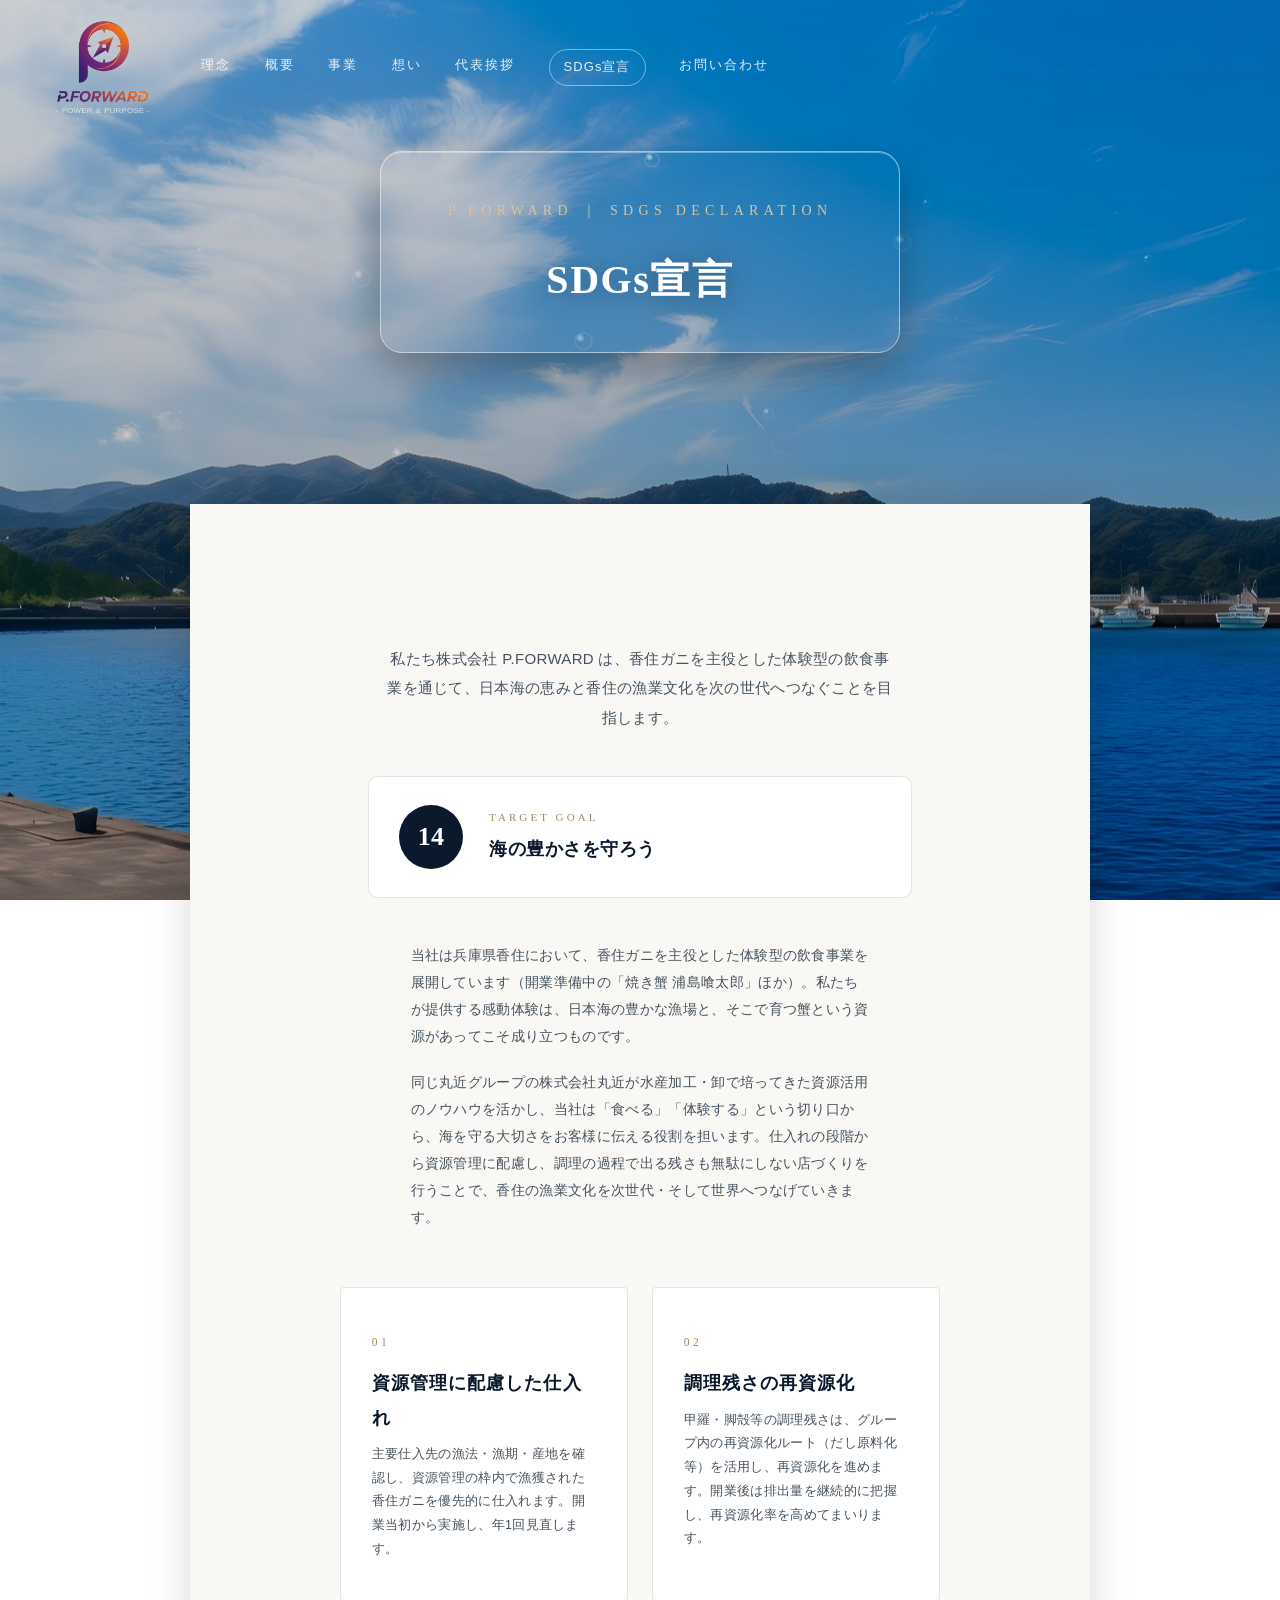
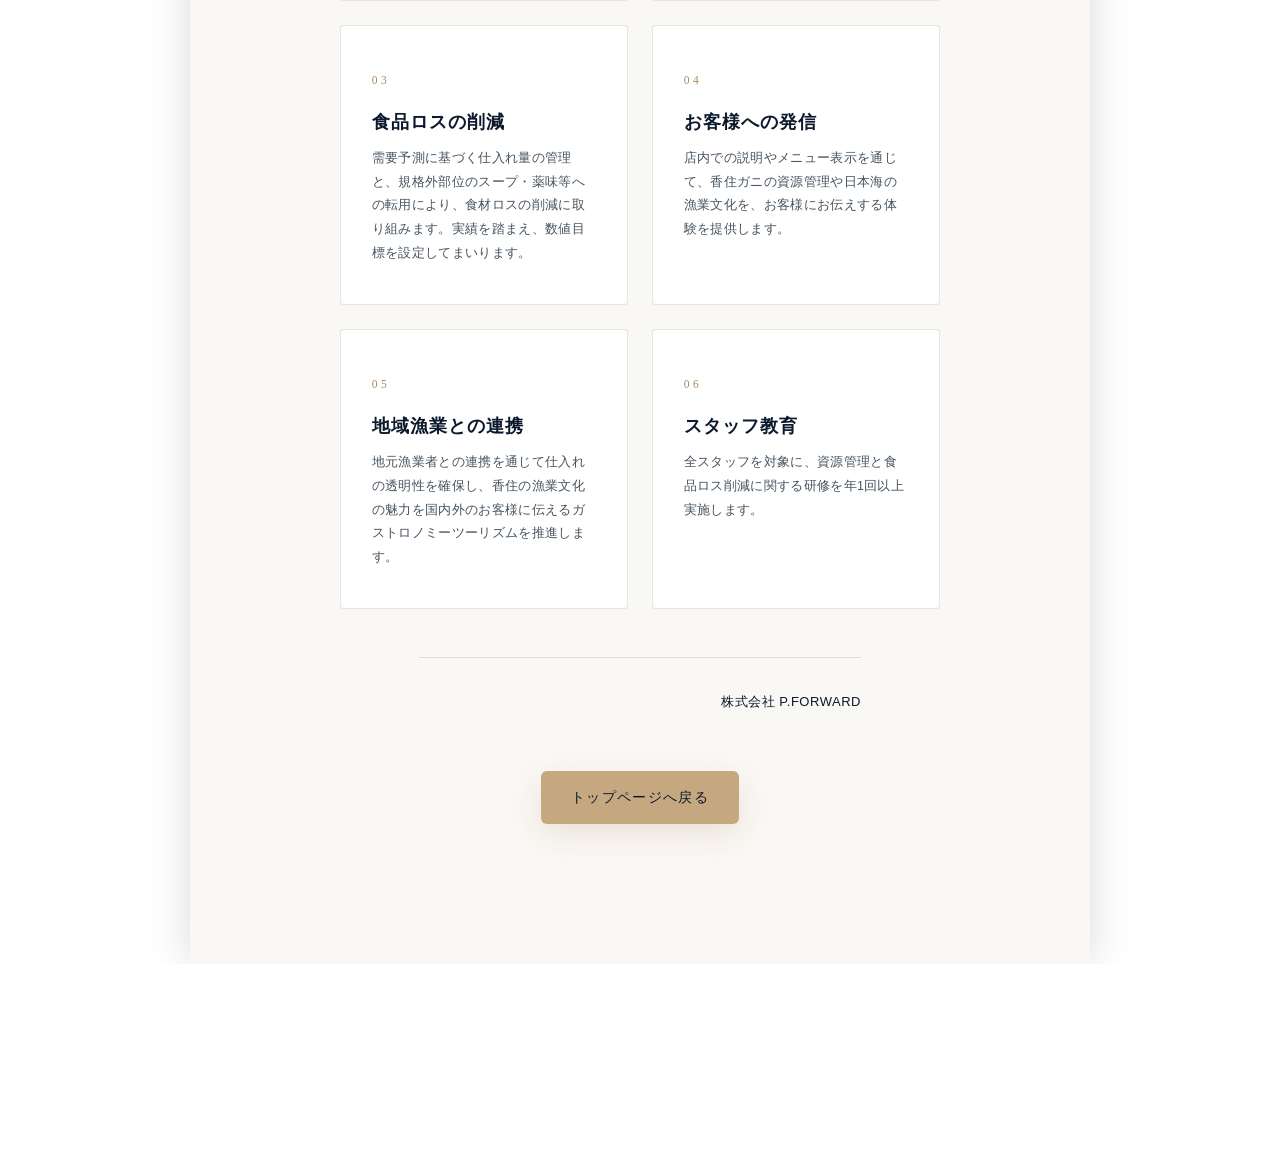
<file: sdgs.html>
<!DOCTYPE html>
<html lang="ja">
<head>
<meta charset="UTF-8" />
<meta name="viewport" content="width=device-width, initial-scale=1.0" />
<title>SDGs宣言｜株式会社 P.FORWARD</title>
<meta name="description" content="株式会社 P.FORWARD のSDGs宣言。香住ガニを主役とした体験型飲食事業を通じて、目標14「海の豊かさを守ろう」の達成に取り組みます。" />

<!-- ============ ファビコン ============ -->
<link rel="icon" href="images/favicon.ico" sizes="any" />
<link rel="icon" type="image/png" sizes="32x32" href="images/favicon-32.png" />
<link rel="icon" type="image/png" sizes="512x512" href="images/favicon.png" />
<link rel="apple-touch-icon" href="images/apple-touch-icon.png" />

<!-- ============ SEO ============ -->
<meta name="robots" content="index, follow" />
<link rel="canonical" href="https://p.forward.mrck.jp/sdgs.html" />

<!-- OGP（SNS・LINE シェア用） -->
<meta property="og:type" content="website" />
<meta property="og:url" content="https://p.forward.mrck.jp/sdgs.html" />
<meta property="og:title" content="SDGs宣言｜株式会社 P.FORWARD" />
<meta property="og:description" content="香住ガニを主役とした体験型飲食事業を通じて、目標14「海の豊かさを守ろう」の達成に取り組みます。" />
<meta property="og:image" content="https://p.forward.mrck.jp/images/IMG01.jpg" />
<meta property="og:locale" content="ja_JP" />
<meta property="og:site_name" content="株式会社 P.FORWARD" />

<!-- ============ セキュリティ ============ -->
<meta http-equiv="X-Content-Type-Options" content="nosniff" />
<meta http-equiv="X-Frame-Options" content="SAMEORIGIN" />
<meta name="referrer" content="strict-origin-when-cross-origin" />
<meta http-equiv="Content-Security-Policy"
  content="default-src 'self';
           base-uri 'self';
           object-src 'none';
           frame-ancestors 'none';
           style-src 'self' 'unsafe-inline' https://fonts.googleapis.com;
           font-src 'self' https://fonts.gstatic.com;
           img-src 'self' data: blob: https://www.google-analytics.com https://www.googletagmanager.com https://www.googleadservices.com https://googleads.g.doubleclick.net https://pagead2.googlesyndication.com https://www.google.com https://www.google.co.jp;
           script-src 'self' https://www.googletagmanager.com https://www.googleadservices.com https://www.google.com;
           connect-src 'self' https://www.google-analytics.com https://*.google-analytics.com https://*.analytics.google.com https://www.googletagmanager.com https://www.googleadservices.com https://googleads.g.doubleclick.net https://pagead2.googlesyndication.com https://www.google.com https://www.google.co.jp https://ad.doubleclick.net;
           frame-src https://www.googletagmanager.com;" />

<!-- ============ アクセス解析（GA4 / G-MV31MNHJTQ） ============
     設定コードは js/ga4.js に置いてある。インラインで書くと CSP に
     'unsafe-inline' が必要になり、サイト全体のXSS耐性が落ちるため。 -->
<script async src="https://www.googletagmanager.com/gtag/js?id=G-MV31MNHJTQ"></script>
<script src="js/ga4.js"></script>

<!-- ============ Google広告 コンバージョン（AW-18514187367） ============
     設定コードは js/ads.js に置いてある。理由は ga4.js と同じ（CSPでインライン禁止）。 -->
<script src="js/ads.js"></script>

<meta name="format-detection" content="telephone=no" />

<link rel="preconnect" href="https://fonts.googleapis.com" />
<link rel="preconnect" href="https://fonts.gstatic.com" crossorigin />
<link href="https://fonts.googleapis.com/css2?family=Shippori+Mincho:wght@500;600;700&family=Noto+Sans+JP:wght@300;400;500;700&display=swap" rel="stylesheet" />

<link rel="stylesheet" href="css/style.css" />
</head>
<body class="page-sdgs">

<!-- ============ ヘッダー（トップページと同じフルメニュー） ============ -->
<header class="site" id="header">
  <div class="brand">
    <a href="index.html"><img src="images/logo.png" alt="株式会社 P.FORWARD" class="brand-logo" width="339" height="300" decoding="async" /></a>
    <span class="tagline">- POWER &amp; PURPOSE -</span>
  </div>
  <button class="nav-toggle" id="navToggle" aria-label="メニューを開く" aria-expanded="false" aria-controls="primaryNav">
    <span></span><span></span><span></span>
  </button>
  <nav id="primaryNav">
    <div class="nav-panel">
      <a href="index.html#creed">理念</a>
      <a href="index.html#about">概要</a>
      <a href="index.html#direction">事業</a>
      <a href="index.html#thought">想い</a>
      <a href="index.html#message">代表挨拶</a>
      <a href="sdgs.html" class="nav-badge" aria-current="page">SDGs宣言</a>
      <a href="index.html#contact">お問い合わせ</a>
    </div>
  </nav>
</header>

<!-- ============ ヒーロー（サブページ用の短縮版） ============ -->
<section class="hero hero--sub">
  <div class="hero__slides" id="slides">
    <div class="hero__slide s1 active"></div>
    <div class="hero__slide s3"></div>
    <div class="hero__slide s4"></div>
    <div class="hero__slide s5"></div>
  </div>
  <canvas class="hero__bubbles" aria-hidden="true"></canvas>
  <div class="hero__inner">
    <p class="hero__eyebrow">P.FORWARD ｜ SDGS DECLARATION</p>
    <h1 class="hero__title">SDGs宣言</h1>
  </div>
</section>

<!-- ============ SDGs宣言 ============ -->
<div class="content-wrapper">
<section class="section sdgssec" id="sdgs">
  <div class="wrap">
    <p class="sdgs__lead">
      私たち株式会社 P.FORWARD は、香住ガニを主役とした体験型の飲食事業を通じて、日本海の恵みと香住の漁業文化を次の世代へつなぐことを目指します。
    </p>

    <div class="sdgs__goal">
      <span class="sdgs__goal-no">14</span>
      <span class="sdgs__goal-text">
        <span class="en">TARGET GOAL</span>
        <span class="ja">海の豊かさを守ろう</span>
      </span>
    </div>

    <div class="sdgs__body">
      <p>
        当社は兵庫県香住において、香住ガニを主役とした体験型の飲食事業を展開しています（開業準備中の「焼き蟹 浦島喰太郎」ほか）。私たちが提供する感動体験は、日本海の豊かな漁場と、そこで育つ蟹という資源があってこそ成り立つものです。
      </p>
      <p>
        同じ丸近グループの株式会社丸近が水産加工・卸で培ってきた資源活用のノウハウを活かし、当社は「食べる」「体験する」という切り口から、海を守る大切さをお客様に伝える役割を担います。仕入れの段階から資源管理に配慮し、調理の過程で出る残さも無駄にしない店づくりを行うことで、香住の漁業文化を次世代・そして世界へつなげていきます。
      </p>
    </div>

    <div class="cards">
      <div class="card"><span class="no">01</span><h3>資源管理に配慮した仕入れ</h3><p>主要仕入先の漁法・漁期・産地を確認し、資源管理の枠内で漁獲された香住ガニを優先的に仕入れます。開業当初から実施し、年1回見直します。</p></div>
      <div class="card"><span class="no">02</span><h3>調理残さの再資源化</h3><p>甲羅・脚殻等の調理残さは、グループ内の再資源化ルート（だし原料化等）を活用し、再資源化を進めます。開業後は排出量を継続的に把握し、再資源化率を高めてまいります。</p></div>
      <div class="card"><span class="no">03</span><h3>食品ロスの削減</h3><p>需要予測に基づく仕入れ量の管理と、規格外部位のスープ・薬味等への転用により、食材ロスの削減に取り組みます。実績を踏まえ、数値目標を設定してまいります。</p></div>
      <div class="card"><span class="no">04</span><h3>お客様への発信</h3><p>店内での説明やメニュー表示を通じて、香住ガニの資源管理や日本海の漁業文化を、お客様にお伝えする体験を提供します。</p></div>
      <div class="card"><span class="no">05</span><h3>地域漁業との連携</h3><p>地元漁業者との連携を通じて仕入れの透明性を確保し、香住の漁業文化の魅力を国内外のお客様に伝えるガストロノミーツーリズムを推進します。</p></div>
      <div class="card"><span class="no">06</span><h3>スタッフ教育</h3><p>全スタッフを対象に、資源管理と食品ロス削減に関する研修を年1回以上実施します。</p></div>
    </div>

    <p class="sdgs__sign">株式会社 P.FORWARD</p>

    <div class="sdgs__actions">
      <a class="btn btn--primary" href="index.html">トップページへ戻る</a>
    </div>
  </div>
</section>
</div>

<!-- ============ フッター ============ -->
<footer class="site" id="company">
  <div class="wrap">
    <dl class="f-info">
      <div class="row"><dt>社名</dt><dd>株式会社 P.FORWARD</dd></div>
      <div class="row"><dt>住所</dt><dd>〒669-6544　兵庫県美方郡香美町香住区香住4</dd></div>
      <div class="row"><dt>TEL</dt><dd><a href="tel:0796-36-1339">0796-36-1339</a></dd></div>
      <div class="row"><dt>Mail</dt><dd><a href="mailto:p.forward.2005@gmail.com">p.forward.2005@gmail.com</a></dd></div>
    </dl>
  </div>
  <p class="copy">© 2026　株式会社 P.FORWARD</p>
</footer>

<button class="pagetop" id="pagetop" aria-label="ページトップへ戻る">
  <svg viewBox="0 0 24 24" fill="none" stroke="currentColor" stroke-width="2.5" stroke-linecap="round" stroke-linejoin="round"><polyline points="18 15 12 9 6 15"/></svg>
</button>

<script src="js/sdgs.js"></script>
</body>
</html>
</file>
<file: css/style.css>
@charset "UTF-8";
/* ===================================================================
   株式会社 P.FORWARD  オフィシャルサイト  -  style.css
   配色：濃紺 #0b192c / サッゴールド #c5a880 / 生成り白 #faf8f5
   （ブランド・コンセプト資料 ＋ qraud.com の世界観に準拠）
=================================================================== */

:root{
  --navy:        #0b192c;   /* 基調の濃紺（深い夜の海） */
  --navy-2:      #10233b;
  --ink:         #16202c;   /* テキスト（濃紺寄りの黒） */
  --paper:       #ffffff;   /* 白基調 */
  --paper-soft:  #faf8f5;   /* 生成り白（やわらかな余白色） */
  --gold:        #c5a880;   /* アクセント：サッゴールド（上質・和） */
  --gold-soft:   #d8c39e;
  --gold-deep:   #a9895f;
  --line:        rgba(22,32,44,.12);
  --muted:       #46535f;
  --serif: "Shippori Mincho", "Yu Mincho", "游明朝", serif;
  --sans:  "Noto Sans JP", "Hiragino Kaku Gothic ProN", "Meiryo", sans-serif;
  --maxw: 600px;   /* PCでもスマホ同等の細め中央列 */
}

*{ margin:0; padding:0; box-sizing:border-box; }
html{ scroll-behavior:smooth; }
body{
  font-family:var(--sans);
  color:var(--ink);
  background:transparent;
  line-height:1.9;
  -webkit-font-smoothing:antialiased;
  letter-spacing:.02em;
}
img{ display:block; max-width:100%; }
a{ color:inherit; text-decoration:none; }
b{ font-weight:500; }

/* ============ ヘッダー ============ */
header.site{
  position:fixed; inset:0 0 auto 0; z-index:100;
  display:flex; align-items:center; justify-content:flex-start; gap:clamp(24px,4vw,56px);
  padding:20px clamp(20px,5vw,56px);
  transition:background .5s ease, padding .5s ease, box-shadow .5s ease;
}
.brand{
  display:flex; flex-direction:column; line-height:1; gap:4px;
  --logo-h: clamp(52px, 6.5vw, 84px);
  --logo-w: calc(var(--logo-h) * 1.1307);  /* 2543÷2249 の比率 */
}
.brand a{ display:block; line-height:0; }
.brand-logo{
  height: var(--logo-h);
  width: var(--logo-w);
  display: block;
  object-fit: contain;
}
.brand .tagline{
  font-size:8px; letter-spacing:.02em;
  color:rgba(255,255,255,.65); transition:color .5s ease;
  display:block;
  width: var(--logo-w);
  text-align:justify; text-align-last:justify;
}
header.site.scrolled .brand .tagline{ color:var(--gold-deep); }
header.site nav{ display:flex; gap:clamp(16px,2.6vw,38px); }
header.site nav a{
  font-size:13px; letter-spacing:.16em; color:rgba(255,255,255,.88);
  position:relative; padding:4px 0; transition:color .4s ease;
}
header.site nav a::after{
  content:""; position:absolute; left:0; bottom:-2px; width:0; height:1px;
  background:var(--gold); transition:width .4s ease;
}
header.site nav a:hover::after{ width:100%; }
/* SDGs宣言：ページ内アンカーと違い別ページへ遷移するため、バッジ風に区別する */
header.site nav a.nav-badge{
  padding:5px 14px; border:1px solid rgba(255,255,255,.45); border-radius:999px;
  letter-spacing:.08em; transition:color .4s ease, border-color .4s ease;
}
header.site nav a.nav-badge::after{ content:none; }
header.site nav a.nav-badge:hover{ border-color:var(--gold-soft); color:var(--gold-soft); }
header.site.scrolled nav a.nav-badge{ border-color:var(--line); }
header.site.scrolled nav a.nav-badge:hover{ border-color:var(--gold-deep); color:var(--gold-deep); }
/* PCではラッパーを無効化してリンクを直接フレックス配置（モバイルでのみカード化） */
.nav-panel{ display:contents; }

header.site.scrolled{
  background:rgba(255,255,255,.95);
  backdrop-filter:saturate(140%) blur(8px);
  padding:13px clamp(20px,5vw,56px);
  box-shadow:0 1px 0 var(--line);
}
header.site.scrolled .brand .logo{ color:var(--navy); }
header.site.scrolled .brand .tagline{ color:var(--gold-deep); }
header.site.scrolled nav a{ color:var(--ink); }

/* ハンバーガーボタン（モバイルのみ表示） */
.nav-toggle{
  display:none; position:relative; z-index:130; margin-left:auto;
  width:42px; height:42px; border:0; background:transparent; cursor:pointer;
  padding:0; flex-direction:column; align-items:center; justify-content:center; gap:6px;
}
.nav-toggle span{
  display:block; width:26px; height:2px; background:#fff;
  transition:transform .4s ease, opacity .3s ease, background .4s ease;
}
header.site.scrolled .nav-toggle span{ background:var(--navy); }
/* 開いている時は×印に。ドロワーは濃紺背景なのでバーは白に固定 */
header.site.nav-open .nav-toggle span{ background:#fff; }
header.site.nav-open .nav-toggle span:nth-child(1){ transform:translateY(8px) rotate(45deg); }
header.site.nav-open .nav-toggle span:nth-child(2){ opacity:0; }
header.site.nav-open .nav-toggle span:nth-child(3){ transform:translateY(-8px) rotate(-45deg); }

/* ============ ヒーロー ============ */
.hero{
  position:relative; height:100vh; min-height:600px;
  display:flex; align-items:center; justify-content:center;
  text-align:center; color:#fff;
}
.hero__slides{ position:fixed; inset:0; z-index:-2; }
/* 海の泡（写真の上・文字カードの下） */
.hero__bubbles{ position:absolute; inset:0; z-index:1; pointer-events:none; }
@media (min-width: 1025px) {
  .hero__bubbles{ position:fixed; z-index:-1; }
}
.hero__slide{
  position:absolute; inset:0;
  background-size:cover; background-position:center;
  opacity:0; transform:scale(1.08);
  transition:opacity 2.4s ease-in-out, transform 8s ease-in-out;
}
.hero__slide.active{ opacity:1; transform:scale(1); }

.hero__slide.s1{
  background-image:
    linear-gradient(180deg, rgba(0,0,0,.18) 0%, rgba(0,0,0,.38) 100%),
    url("../images/IMG01.jpg");
}
.hero__slide.s3{
  background-image:
    linear-gradient(180deg, rgba(0,0,0,.18) 0%, rgba(0,0,0,.38) 100%),
    url("../images/IMG03.jpg");
}
.hero__slide.s4{
  background-image:
    linear-gradient(180deg, rgba(0,0,0,.18) 0%, rgba(0,0,0,.38) 100%),
    url("../images/IMG04.jpg");
}
.hero__slide.s5{
  background-image:
    linear-gradient(180deg, rgba(0,0,0,.18) 0%, rgba(0,0,0,.38) 100%),
    url("../images/IMG05.jpg");
  /* 全画面いっぱい（cover）。表示位置を下寄りにして島・船・海を中心に、上の空をカット */
  background-position: center 60%;
}

/* 海面のゆらめき（擬似シマー）：下半分だけに淡い光のムラをゆっくり漂わせる。
   画像の海面高さはバラバラなので、幾何学的な歪みではなく“光の濃淡”で水面感を出す。 */
.hero__inner{
  position:relative; z-index:2;
  width:clamp(290px,90vw,520px); margin:0 auto;
  padding:clamp(30px,5vw,46px) clamp(24px,5vw,40px);
  border-radius:22px;
  border:1px solid rgba(255,255,255,.5);          /* 枠 */
  background:transparent;                           /* 普通に透過（ぼかしなし） */
  /* 厚みは出さず、淡く柔らかい影でふわっと浮遊させる */
  box-shadow:
    0 18px 40px rgba(0,0,0,.28),
    inset 0 1px 0 rgba(255,255,255,.35);
}
.hero__eyebrow{
  font-family:var(--serif); letter-spacing:.38em; font-size:clamp(11px,1.4vw,14px);
  color:var(--gold-soft); margin-bottom:28px;
  opacity:0; animation:fadeUp 1.2s ease .4s forwards;
}
.hero__title{
  font-family:var(--serif); font-weight:700;
  font-size:clamp(20px,3.7vw,40px); line-height:1.34; letter-spacing:.04em;
  text-shadow:0 2px 30px rgba(0,0,0,.4);
  opacity:0; animation:fadeUp 1.3s ease .7s forwards;
}
.hero__title .accent{ color:var(--gold-soft); }
.hero__sub{
  margin-top:30px; font-weight:300; font-size:clamp(14px,1.8vw,18px);
  letter-spacing:.18em; color:rgba(255,255,255,.92);
  opacity:0; animation:fadeUp 1.3s ease 1.05s forwards;
}
.hero__scroll{
  position:absolute; left:0; right:0; bottom:34px;
  z-index:2; font-size:10px; color:rgba(255,255,255,.7);
  display:flex; flex-direction:column; align-items:center; gap:10px;
  opacity:0; animation:fadeUp 1.2s ease 1.5s forwards;
}
/* 字間（letter-spacing）の末尾余白を相殺して文字を正確に中央へ */
.hero__scroll span{ letter-spacing:.3em; margin-right:-.3em; }
.hero__scroll i{ width:1px; height:46px; background:rgba(255,255,255,.5); animation:scrollLine 2.2s ease-in-out infinite; transform-origin:top; }

@keyframes scrollLine{ 0%{transform:scaleY(0)} 50%{transform:scaleY(1)} 100%{transform:scaleY(0); transform-origin:bottom} }
@keyframes fadeUp{ from{opacity:0; transform:translateY(22px)} to{opacity:1; transform:translateY(0)} }

/* ============ 共通セクション ============ */
.content-wrapper {
  width: 100%;
  max-width: 900px;
  margin: 0 auto;
  background: var(--paper-soft);
  box-shadow: 0 0 40px rgba(0,0,0,0.15);
}
.section{ padding:clamp(72px,11vw,140px) clamp(20px,5vw,40px); }
.wrap{ max-width:var(--maxw); margin:0 auto; }
.sec-head{ text-align:center; margin-bottom:clamp(44px,7vw,80px); }
.sec-head .en{
  display:block; font-family:var(--serif); letter-spacing:.42em;
  color:var(--gold-deep); font-size:11px; margin-bottom:16px;
}
.sec-head .ja{
  font-family:var(--serif); font-weight:600;
  font-size:clamp(20px,2.6vw,28px); letter-spacing:.08em; color:var(--navy);
}
/* 見出し下の金の細いディバイダ（上質感） */
.sec-head .ja::after{
  content:""; display:block; width:34px; height:2px; margin:18px auto 0;
  background:linear-gradient(90deg, var(--gold-deep), var(--gold-soft));
  border-radius:2px;
}
.lead{
  max-width:34em; margin:0 auto; text-align:left;
  font-size:clamp(12.5px,1.5vw,14px); color:var(--muted); font-weight:300; line-height:1.95;
}

/* ── 経営理念：社名に込めた想い ／ 経営理念・信念・信条 ──
   配布資料「経営理念 (株)P.FORWARD.png」のレイアウト・配色を忠実に再現。
   色は資料からスポイトで採取した実測値を使う。                       */
.creed{ background:var(--paper-soft); }
.creed{
  --pf-navy:   #021c43;   /* 見出し帯・アイコン・チェック丸 */
  --pf-cream:  #fdf7ea;   /* 経営理念ボックスの地色 */
  --pf-blue:   #f2f8fe;   /* 信念ボックスの地色 */
  --pf-green:  #e8f3e9;   /* 信条ボックスの地色 */
  --pf-text:   #10233b;   /* ボックス内の本文色 */
}
/* 資料と同じ横2段組を成立させるため、この節だけ本文列を広く取る */
.creed .wrap{ max-width:820px; }
.creed__board{
  display:grid; grid-template-columns:minmax(0,.79fr) minmax(0,1fr);
  gap:clamp(20px,3vw,34px); align-items:start;
}

/* 左：社名に込めた想い */
.naming__head{
  display:flex; align-items:center; gap:clamp(8px,1.2vw,14px);
  font-family:var(--serif); font-weight:700; color:var(--pf-navy);
  font-size:clamp(17px,2.3vw,23px); letter-spacing:.04em; line-height:1.3;
  padding-bottom:clamp(10px,1.4vw,15px);
  border-bottom:1.5px solid var(--pf-navy);
}
.naming__icon{
  flex:0 0 auto; width:clamp(24px,3vw,32px); height:clamp(24px,3vw,32px);
  fill:var(--pf-navy);
}
.naming__body{
  margin-top:clamp(16px,2.4vw,26px);
  font-family:var(--serif); font-weight:500; color:var(--pf-text);
  font-size:clamp(12.5px,1.5vw,14.5px); line-height:2.05; letter-spacing:0;
}

/* 右：3つのボックス */
.creed__panels{ display:block; }
.pbox{
  border:1.5px solid var(--pf-navy); border-radius:11px; overflow:hidden;
  display:flex; flex-direction:column;
}
.pbox__head{
  background:var(--pf-navy); color:#fff; text-align:center;
  font-weight:700; letter-spacing:.08em;
  font-size:clamp(12.5px,1.55vw,16px); line-height:1.5;
  padding:clamp(5px,.8vw,9px) 8px;
}
.pbox__body{ flex:1; padding:clamp(13px,1.7vw,19px) clamp(10px,1.25vw,14px); }
.pbox--mission .pbox__body{ padding:clamp(16px,2.2vw,26px) clamp(14px,2vw,22px); }
.pbox--mission .pbox__body{ background:var(--pf-cream); }
.pbox--belief  .pbox__body{ background:var(--pf-blue); }
.pbox--credo   .pbox__body{ background:var(--pf-green); }

.pbox__stmt{
  text-align:center; font-weight:700; color:var(--pf-navy);
  font-size:clamp(14px,2.05vw,21px); line-height:1.65; letter-spacing:.02em;
}

.creed__duo{
  display:grid; grid-template-columns:minmax(0,1.25fr) minmax(0,1fr);
  gap:clamp(11px,1.7vw,19px); margin-top:clamp(11px,1.7vw,19px);
}
.creed__duo .pbox{ height:100%; }

/* チェック付きリスト（丸はCSSで描画。外部画像に依存させない） */
.checks{ list-style:none; display:grid; gap:clamp(11px,1.7vw,19px); }
.checks li{
  position:relative; padding-left:clamp(23px,2.6vw,27px);
  font-weight:700; color:var(--pf-text);
  font-size:clamp(11.5px,1.25vw,13px); line-height:1.45; letter-spacing:0;
}
.checks li::before{
  content:""; position:absolute; left:0; top:.06em;
  width:clamp(15px,1.85vw,19px); height:clamp(15px,1.85vw,19px);
  border-radius:50%; background:var(--pf-navy);
}
.checks li::after{
  content:""; position:absolute;
  left:clamp(4.6px,.6vw,6px); top:.42em;
  width:clamp(7px,.9vw,9px); height:clamp(3.4px,.44vw,4.4px);
  border-left:2px solid #fff; border-bottom:2px solid #fff;
  transform:rotate(-45deg);
}

/* ── リクルート：RECRUITボタン ＋ 「捨てる信念」開閉パネル ──
   赤系の配色は配布資料の下段から採取した実測値。            */
.recruit{
  background:var(--paper-soft);
  --dc-red:    #9d1416;   /* 帯・番号丸・アイコン */
  --dc-red-2:  #b73536;   /* 枠線 */
  --dc-line:   rgba(183,53,54,.28);
  --dc-card:   #fdfbfa;   /* パネルの地色 */
  --dc-text:   #1c1c1c;
}
.recruit .wrap{ max-width:820px; }
.recruit__cta{ text-align:center; }

/* ボタン本体（中央配置） */
.recruit__btn{
  display:inline-flex; align-items:center; gap:14px;
  padding:clamp(13px,1.8vw,17px) clamp(34px,5vw,58px);
  border:1px solid var(--navy); border-radius:999px;
  background:var(--navy); color:#fff; cursor:pointer;
  font-family:var(--sans); transition:background .5s ease, color .5s ease, border-color .5s ease, box-shadow .5s ease, transform .5s ease;
}
.recruit__btn-en{
  font-family:var(--serif); font-weight:700;
  font-size:clamp(14px,1.9vw,19px); letter-spacing:.3em; margin-right:-.3em;
}
/* 開閉を示すシェブロン（開くと上向きに反転） */
.recruit__btn-mark{
  width:9px; height:9px; border-right:1.6px solid currentColor; border-bottom:1.6px solid currentColor;
  transform:translateY(-3px) rotate(45deg); transition:transform .45s ease;
}
.recruit__btn:hover{
  background:var(--gold-deep); border-color:var(--gold-deep);
  transform:translateY(-3px); box-shadow:0 18px 40px rgba(11,25,44,.16);
}
.recruit__btn:focus-visible{ outline:2px solid var(--gold-deep); outline-offset:4px; }
.recruit__btn.is-open .recruit__btn-mark{ transform:translateY(2px) rotate(-135deg); }

.recruit__lead{
  margin-top:clamp(18px,2.6vw,26px);
  font-family:var(--serif); color:var(--navy);
  font-size:clamp(13px,1.7vw,16px); line-height:2.1; letter-spacing:.05em;
}

/* 開いたときのパネル */
.recruit__panel{ margin-top:clamp(30px,4.4vw,48px); animation:fadeUp .7s ease both; }
.recruit__panel[hidden]{ display:none; }

/* 「捨てる信念」ボード */
.discard{
  position:relative; background:var(--dc-card);
  border:1.5px solid var(--dc-red-2); border-radius:12px;
  padding:clamp(34px,4.6vw,52px) clamp(12px,2vw,22px) clamp(22px,3vw,32px);
}
.discard__ribbon{
  position:absolute; top:0; left:50%; transform:translate(-50%,-50%);
  background:var(--dc-red); color:#fff; white-space:nowrap;
  font-weight:700; font-size:clamp(14px,2vw,20px); letter-spacing:.14em;
  padding:clamp(5px,.8vw,9px) clamp(18px,2.6vw,30px); border-radius:3px;
}
.discard__sub{
  text-align:center; font-weight:700; color:var(--dc-text);
  font-size:clamp(14px,2vw,21px); letter-spacing:.02em; line-height:1.5;
  margin-bottom:clamp(20px,3vw,30px);
}
.discard__sub em{ font-style:normal; color:var(--dc-red); }

/* 10項目（PCは5列×2段。資料と同じく細い赤の区切り線で仕切る） */
.discard__grid{
  list-style:none; display:grid; grid-template-columns:repeat(5,minmax(0,1fr));
}
.dc__item{
  display:flex; flex-direction:column; align-items:center;
  padding:clamp(10px,1.6vw,16px) clamp(4px,.7vw,8px) clamp(12px,1.8vw,18px);
  border-left:1px solid var(--dc-line);
}
.dc__item:nth-child(5n+1){ border-left:0; }
.dc__item:nth-child(n+6){ border-top:1px solid var(--dc-line); }
.dc__title{
  font-weight:700; color:var(--dc-text); text-align:center;
  font-size:clamp(10.5px,1.15vw,12px); line-height:1.55; letter-spacing:0;
}
/* 番号は資料と同じ赤丸に白抜き。1行目の頭に回り込ませる */
.dc__no{
  display:inline-flex; align-items:center; justify-content:center;
  width:1.66em; height:1.66em; margin-right:.38em; vertical-align:-.4em;
  border-radius:50%; background:var(--dc-red); color:#fff;
  font-size:.95em; font-weight:700; letter-spacing:0; line-height:1;
}
.dc__item:nth-child(10) .dc__no{ font-size:.78em; }
.dc__label{
  margin-top:.5em; color:var(--dc-red); font-weight:700; text-align:center;
  font-size:clamp(10.5px,1.15vw,12px); line-height:1.5;
}
.dc__icon{
  width:clamp(36px,4.8vw,54px); height:clamp(36px,4.8vw,54px);
  margin-top:auto; padding-top:clamp(10px,1.4vw,16px);
  fill:var(--dc-red); color:var(--dc-red);
}

/* 最下段の「戻る」ボタン */
.recruit__backwrap{ text-align:center; margin-top:clamp(22px,3.2vw,34px); }
.recruit__back{
  display:inline-flex; align-items:center; gap:10px;
  padding:clamp(10px,1.4vw,14px) clamp(30px,4.2vw,48px);
  border:1px solid var(--line); border-radius:999px;
  background:#fff; color:var(--navy); cursor:pointer;
  font-family:var(--serif); font-weight:700;
  font-size:clamp(12.5px,1.5vw,15px); letter-spacing:.18em;
  transition:border-color .5s ease, color .5s ease, box-shadow .5s ease, transform .5s ease;
}
.recruit__back::before{
  content:""; width:8px; height:8px;
  border-left:1.6px solid currentColor; border-bottom:1.6px solid currentColor;
  transform:rotate(45deg);
}
.recruit__back:hover{
  border-color:var(--gold-soft); color:var(--gold-deep);
  transform:translateY(-3px); box-shadow:0 14px 32px rgba(11,25,44,.10);
}
.recruit__back:focus-visible{ outline:2px solid var(--gold-deep); outline-offset:4px; }

@media (prefers-reduced-motion:reduce){
  .recruit__panel{ animation:none; }
  .recruit__btn:hover, .recruit__back:hover{ transform:none; }
}

/* ── 概要本文（About / 事業背景） ── */
.about__lead{
  font-family:var(--serif); text-align:left; color:var(--navy);
  max-width:34em; margin:0 auto 36px;
  font-size:clamp(15px,2vw,19px); line-height:1.95; letter-spacing:.05em;
}
.about__lead .accent{ color:var(--gold-deep); }
.about__cols{ display:grid; grid-template-columns:1fr 1fr; gap:clamp(20px,4vw,40px); margin-top:clamp(32px,5vw,48px); }
.about__cols h3{ font-family:var(--serif); color:var(--navy); font-size:16px; letter-spacing:.06em; margin-bottom:12px; padding-bottom:10px; border-bottom:1px solid var(--line); }
.about__cols p{ font-size:13px; color:var(--muted); font-weight:300; }
/* ── 会社概要 ──
   補助金申請や取引先から聞かれる項目を、登記の内容どおりに並べる。
   見出しは COURSE 等と同じ小さな英字ラベルで、本文の流れを切らないようにした。 */
.corp__label{
  font-family:var(--serif); font-size:11px; letter-spacing:.3em;
  color:var(--gold-deep); text-align:center;
  margin:clamp(36px,5.5vw,56px) 0 clamp(14px,2vw,20px);
}
.corp{ max-width:720px; margin:0 auto; }
.corp .row{
  display:flex; gap:clamp(12px,2vw,20px);
  padding:11px 4px; border-bottom:1px solid var(--line);
  font-size:13px; font-weight:300; line-height:1.9;
}
.corp .row:first-child{ border-top:1px solid var(--line); }
.corp dt{
  flex:0 0 6.5em; color:var(--gold-deep);
  letter-spacing:.1em; font-weight:400;
}
.corp dd{ color:var(--ink); }
.corp dd small{
  display:block; font-size:11px; color:var(--muted);
  letter-spacing:.08em; margin-top:2px;
}
.corp a{ color:var(--ink); text-decoration:none; border-bottom:1px solid var(--gold-soft); }
.corp a:hover{ color:var(--gold-deep); border-bottom-color:var(--gold-deep); }
@media (max-width:768px){
  .corp dt{ flex-basis:5.5em; }
  .corp .row{ font-size:12.5px; }
}
.tags{ display:flex; flex-wrap:wrap; gap:8px; margin-top:16px; }
.tags span{ font-size:11.5px; letter-spacing:.06em; color:var(--navy); border:1px solid var(--line); border-radius:999px; padding:5px 13px; background:#fff; }

/* ── 方向性：事業領域カード ── */
.cards{ display:grid; grid-template-columns:repeat(auto-fit,minmax(230px,1fr)); gap:clamp(16px,2.6vw,24px); }
.card{
  background:var(--paper); border:1px solid var(--line); border-radius:4px;
  padding:clamp(28px,3vw,40px) clamp(22px,2.4vw,32px);
  transition:transform .6s ease, box-shadow .6s ease, border-color .6s ease;
}
.card:hover{ transform:translateY(-8px); box-shadow:0 24px 60px rgba(11,25,44,.10); border-color:var(--gold-soft); }
.card .no{ font-family:var(--serif); color:var(--gold-deep); letter-spacing:.3em; font-size:11.5px; }
.card h3{ font-family:var(--serif); font-weight:700; color:var(--navy); font-size:clamp(15px,1.8vw,18px); letter-spacing:.06em; margin:10px 0 8px; }
.card h3 small{ display:block; font-family:var(--sans); font-weight:400; font-size:10px; letter-spacing:.22em; color:var(--gold-deep); margin-top:7px; }
.card p{ font-size:12.5px; color:var(--muted); font-weight:300; }

/* ── ロードマップ（PHASE） ── */
.roadmap{ background:var(--paper-soft); }
.timeline{ max-width:880px; margin:0 auto; position:relative; }
.timeline::before{ content:""; position:absolute; left:18px; top:8px; bottom:8px; width:1px; background:var(--line); }
.phase{ position:relative; padding:0 0 clamp(36px,5vw,52px) 56px; }
.phase:last-child{ padding-bottom:0; }
.phase .dot{ position:absolute; left:9px; top:4px; width:19px; height:19px; border-radius:50%; background:var(--paper-soft); border:2px solid var(--gold); }
.phase .when{ font-family:var(--serif); color:var(--gold-deep); letter-spacing:.16em; font-size:11.5px; }
.phase h4{ font-family:var(--serif); color:var(--navy); font-size:clamp(15px,1.9vw,19px); letter-spacing:.05em; margin:6px 0 8px; }
/* 見出しの店名から特設サイトへ。字面は見出しのまま、下線でリンクと分かるようにする */
.phase h4 a{
  color:inherit; text-decoration:none;
  border-bottom:1px solid var(--gold-soft); padding-bottom:2px;
  transition:color .3s ease, border-color .3s ease;
}
.phase h4 a:hover{ color:var(--gold-deep); border-bottom-color:var(--gold-deep); }
.phase .tag-mini{ display:inline-block; font-size:10px; letter-spacing:.18em; color:var(--gold-deep); border:1px solid var(--gold-soft); border-radius:3px; padding:2px 9px; margin-bottom:9px; }
.phase p{ font-size:12.5px; color:var(--muted); font-weight:300; }

/* ── グループ内での役割 ── */
/* 横並び配置：①丸近／②P.FORWARD を左右に並べる */
.group .roles{
  position:relative;
  display:grid; grid-template-columns:repeat(2, minmax(0,1fr));
  gap:clamp(16px,2.4vw,28px);
  max-width:540px; margin:clamp(32px,5vw,48px) auto 0;
}
.group .role.self{
  grid-row:1; grid-column:2;
  width:auto;
  justify-self:stretch;
}
.group .role:first-child{ grid-row:1; grid-column:1; }   /* ① 左 */
/* カードを横長の長方形に・内容を中央寄せ */
.group .role{
  position:relative; z-index:1;
  aspect-ratio:2.2; display:flex; flex-direction:column; justify-content:center;
  text-align:center; padding:clamp(12px,1.6vw,18px) 12px;
  border:1px solid var(--line); border-radius:4px; background:#fff;
}
.group .role .badge{ font-family:var(--serif); color:var(--gold-deep); letter-spacing:.2em; font-size:10.5px; }
.group .role h4{ font-family:var(--serif); color:var(--navy); font-size:clamp(14px,1.7vw,17px); letter-spacing:.06em; margin:6px 0 7px; }
.group .role p{ font-size:11.5px; color:var(--muted); font-weight:300; line-height:1.7; }
.group .role.self{ background:var(--navy); border-color:var(--navy); }
.group .role.self .badge{ color:var(--gold-soft); }
.group .role.self h4{ color:#fff; }
.group .role.self p{ color:rgba(255,255,255,.78); }

/* カード全体をボタン化（丸近＝公式サイトへ。事業領域カードと同じ挙動に揃える） */
.group .role--link{
  cursor:pointer;
  transition:transform .6s ease, box-shadow .6s ease, border-color .6s ease;
}
.group .role--link:hover{
  transform:translateY(-6px);
  border-color:var(--gold-soft);
  box-shadow:0 20px 48px rgba(11,25,44,.12);
}
/* 別サイトへ飛ぶことが分かるよう、社名のうしろに小さく矢印を出す */
.group .role--link h4::after{
  content:"↗"; font-family:var(--sans); font-size:.72em;
  color:var(--gold-deep); margin-left:.4em; vertical-align:.06em;
}
.group .role--link:focus-visible{ outline:2px solid var(--gold-deep); outline-offset:3px; }
@media (prefers-reduced-motion:reduce){
  .group .role--link,
  .group .role--link:hover{ transition:none; transform:none; }
}

/* ── 想い（フルワイドの帯：白基調） ── */
.philosophy{ background:var(--paper); color:var(--ink); position:relative; overflow:hidden; }
.philosophy::before{
  content:""; position:absolute; inset:0;
  background:radial-gradient(80% 120% at 80% 0%, rgba(197,168,128,.10) 0%, transparent 60%);
}
.philosophy .wrap{ position:relative; z-index:1; }
.philosophy .sec-head .ja{ color:var(--navy); }
.philosophy .sec-head .en{ color:var(--gold-deep); }
.philosophy .body{
  max-width:34em; margin:0 auto; text-align:left;
  font-family:var(--serif); font-weight:500;
  font-size:clamp(14px,1.8vw,17px); line-height:2.05; letter-spacing:.05em;
  color:var(--ink);
}
.philosophy .body em{ font-style:normal; color:var(--gold-deep); }

/* ── 代表メッセージ ── */
.message{ background:var(--paper-soft); }
.message__catch{
  font-family:var(--serif); font-weight:700; color:var(--navy);
  text-align:center; font-size:clamp(17px,2.4vw,24px); line-height:1.6;
  letter-spacing:.04em; margin-bottom:clamp(28px,4vw,40px);
}
.message__body{ max-width:34em; margin:0 auto; }
.message__body p{
  font-size:clamp(13px,1.6vw,15px); color:var(--ink); font-weight:300;
  line-height:2.05; letter-spacing:.04em; margin-bottom:1.1em;
}
.message__body em{ font-style:normal; font-weight:500; color:var(--gold-deep); }
.message__sign{
  max-width:34em; margin:clamp(26px,4vw,36px) auto 0; text-align:right;
  font-size:12px; color:var(--muted); letter-spacing:.12em; line-height:1.9;
}
.message__sign strong{
  display:inline-block; margin-top:4px;
  font-family:var(--serif); font-weight:700; color:var(--navy);
  font-size:clamp(16px,2vw,19px); letter-spacing:.18em;
}

/* ── お問い合わせ（CTA） ── */
.contact{ background:var(--navy); position:relative; overflow:hidden; }
.contact::before{
  content:""; position:absolute; inset:0;
  background:radial-gradient(70% 120% at 50% -10%, rgba(197,168,128,.16) 0%, transparent 60%);
}
.contact .wrap{ position:relative; z-index:1; }
.contact .sec-head .en{ color:var(--gold-soft); }
.contact .sec-head .ja{ color:#fff; }
.contact .sec-head .ja::after{ background:linear-gradient(90deg, var(--gold-soft), var(--gold)); }
.contact__lead{
  max-width:30em; margin:0 auto clamp(30px,5vw,42px); text-align:center;
  font-size:clamp(13px,1.6vw,15px); color:rgba(255,255,255,.82);
  font-weight:300; line-height:1.95;
}
.contact__actions{
  display:flex; flex-wrap:wrap; gap:14px; justify-content:center;
}
.btn{
  display:inline-flex; align-items:center; justify-content:center;
  padding:14px 30px; border-radius:6px; font-size:13.5px;
  letter-spacing:.1em; font-weight:500; transition:transform .3s ease, background .3s ease, color .3s ease, border-color .3s ease, box-shadow .3s ease;
}
.btn--primary{
  background:var(--gold); color:var(--navy);
  box-shadow:0 10px 30px rgba(197,168,128,.28);
}
.btn--primary:hover{ background:var(--gold-soft); transform:translateY(-3px); }
.btn--ghost{ border:1px solid rgba(255,255,255,.45); color:#fff; }
.btn--ghost:hover{ border-color:var(--gold-soft); color:var(--gold-soft); transform:translateY(-3px); }

/* ── お問い合わせフォーム（contact.html） ── */
/* 背景はトップと同じ濃紺ベース＋固定写真スライド。中央の白カラムが上に乗る */
.page-form{ background:var(--navy); }
/* 泡キャンバスを全幅で固定背景化（トップではPCのみ固定だが、このページは常に固定） */
.page-form .hero__bubbles{ position:fixed; inset:0; z-index:-1; }
/* 簡易ヘッダーページなので本文をヘッダー下に送る */
.page-form .content-wrapper{ padding-top:clamp(78px,11vw,104px); min-height:100vh; }
.formsec{ background:var(--paper-soft); }
.form__lead{
  max-width:34em; margin:0 auto clamp(30px,5vw,44px); text-align:center;
  font-size:clamp(13px,1.6vw,15px); color:var(--muted); font-weight:300; line-height:1.95;
}
.form__note{ display:inline-block; margin-top:8px; font-size:12px; color:var(--gold-deep); letter-spacing:.04em; }

.cform{ max-width:34em; margin:0 auto; }
.cform__row{ margin-bottom:clamp(18px,2.6vw,24px); }
.cform__row label{
  display:block; margin-bottom:8px;
  font-size:12.5px; letter-spacing:.08em; color:var(--navy); font-weight:500;
}
.cform__row .req{ color:var(--gold-deep); font-weight:700; margin-left:2px; }
.cform input,
.cform textarea{
  width:100%; font-family:var(--sans); font-size:14px; color:var(--ink);
  background:#fff; border:1px solid var(--line); border-radius:6px;
  padding:13px 15px; line-height:1.7; letter-spacing:.02em;
  transition:border-color .3s ease, box-shadow .3s ease;
  -webkit-appearance:none; appearance:none;
}
.cform input::placeholder,
.cform textarea::placeholder{ color:#9aa4ad; }
.cform input:focus,
.cform textarea:focus{
  outline:none; border-color:var(--gold);
  box-shadow:0 0 0 3px rgba(197,168,128,.18);
}
.cform textarea{ resize:vertical; min-height:140px; }
/* スパム対策のハニーポット（人間には非表示） */
.cform__gotcha{ position:absolute; left:-9999px; width:1px; height:1px; opacity:0; pointer-events:none; }
.cform__submit{ text-align:center; margin-top:clamp(26px,4vw,36px); }
.cform__submit .btn{ min-width:200px; }
.cform__submit .btn:disabled{ opacity:.5; cursor:default; transform:none; }
.cform__status{
  margin-top:18px; text-align:center; font-size:13px; line-height:1.8;
  letter-spacing:.03em; min-height:1.2em;
}
.cform__status.is-success{ color:#1d7a4d; }
.cform__status.is-error{ color:#b5453b; }

/* ============ フッター（ベージュ／生成り白基調） ============ */
footer.site{ 
  background:rgba(255,255,255,.95); 
  backdrop-filter:saturate(140%) blur(8px); 
  color:var(--muted); 
  padding:32px clamp(20px,5vw,40px) 24px; 
  border-top:1px solid var(--line); 
}
footer.site .wrap{ display:flex; justify-content:center; }
/* 会社情報を2段組（2列×2段）で中央に */
footer.site .f-info{
  display:grid; grid-template-columns:repeat(2, auto); justify-content:center;
  column-gap:clamp(28px,5vw,64px); row-gap:6px;
}
footer.site .f-info .row{ display:flex; gap:10px; font-size:12px; font-weight:300; line-height:2.0; }
footer.site .f-info dt{ flex:0 0 4em; color:var(--gold-deep); letter-spacing:.1em; }
footer.site .f-info dd{ color:var(--ink); }
footer.site .f-info a{ color:var(--ink); }
footer.site .f-info a:hover{ color:var(--navy); text-decoration:underline; }
footer.site .copy{
  max-width:var(--maxw); margin:20px auto 0; padding-top:16px;
  border-top:1px solid var(--line);
  text-align:center; font-size:11px; letter-spacing:.18em; color:var(--muted);
}

/* ============ ページトップボタン ============ */
.pagetop{
  position:fixed; right:24px; bottom:28px; z-index:200;
  width:48px; height:48px; border-radius:8px; border:0;
  background:var(--navy); color:#fff; cursor:pointer;
  display:flex; align-items:center; justify-content:center;
  opacity:0; visibility:hidden; transform:translateY(12px);
  transition:opacity .4s ease, transform .4s ease, visibility .4s, background .3s;
  box-shadow:0 4px 18px rgba(0,0,0,.28);
}
.pagetop svg{ width:22px; height:22px; }
.pagetop.show{ opacity:1; visibility:visible; transform:none; }
.pagetop:hover{ background:var(--gold-deep); }
/* メニュー展開中はページトップボタンを隠す（重なり防止） */
header.site.nav-open ~ .pagetop{ opacity:0; visibility:hidden; pointer-events:none; }

/* ============ スクロール表示アニメ ============ */
.reveal{ opacity:0; transform:translateY(34px); transition:opacity 1s ease, transform 1s ease; }
.reveal.in{ opacity:1; transform:none; }

/* ── SDGs宣言（sdgs.html） ── */
/* トップページと同じヒーロー構成だが、写真の見せ場は短めでよいので高さだけ縮める */
.hero--sub{ height:56vh; min-height:420px; }
.sdgs__lead{
  max-width:34em; margin:0 auto clamp(30px,5vw,44px); text-align:center;
  font-size:clamp(13px,1.6vw,15px); color:var(--muted); font-weight:300; line-height:1.95;
}
.sdgs__goal{
  display:flex; align-items:center; gap:clamp(16px,3vw,26px);
  max-width:34em; margin:0 auto clamp(30px,5vw,44px);
  padding:clamp(20px,3.4vw,28px) clamp(20px,4vw,30px);
  background:#fff; border:1px solid var(--line); border-radius:10px;
}
.sdgs__goal-no{
  flex:none; width:clamp(52px,7vw,64px); height:clamp(52px,7vw,64px);
  display:flex; align-items:center; justify-content:center;
  border-radius:50%; background:var(--navy); color:#fff;
  font-family:var(--serif); font-weight:700; font-size:clamp(20px,2.6vw,26px);
}
.sdgs__goal-text{ font-family:var(--serif); }
.sdgs__goal-text .en{ display:block; font-size:11px; letter-spacing:.28em; color:var(--gold-deep); margin-bottom:4px; }
.sdgs__goal-text .ja{ font-size:clamp(15px,2vw,18px); font-weight:700; color:var(--navy); letter-spacing:.03em; }
.sdgs__body{
  max-width:34em; margin:0 auto clamp(40px,6vw,56px);
  font-size:13.5px; color:var(--muted); font-weight:300; line-height:2;
}
.sdgs__body p + p{ margin-top:1.4em; }
.sdgs__sign{
  max-width:34em; margin:clamp(36px,5vw,48px) auto 0; padding-top:clamp(24px,3.6vw,32px);
  border-top:1px solid var(--line); text-align:right;
  font-size:13px; color:var(--navy); letter-spacing:.04em;
}
.sdgs__actions{ text-align:center; margin-top:clamp(40px,6vw,56px); }

/* ============ レスポンシブ ============ */
/* タブレット */
@media (max-width:1024px){
  .cards{ grid-template-columns:repeat(2,1fr); }
}
@media (max-width:860px){
  /* 捨てる信念：5列→2列（区切り線の位置も組み替える） */
  .discard__grid{ grid-template-columns:repeat(2,minmax(0,1fr)); }
  .dc__item{ border-left:1px solid var(--dc-line); border-top:0; }
  .dc__item:nth-child(5n+1){ border-left:1px solid var(--dc-line); }
  .dc__item:nth-child(2n+1){ border-left:0; }
  .dc__item:nth-child(n+3){ border-top:1px solid var(--dc-line); }
  .dc__title, .dc__label{ font-size:12px; }

  /* 理念ボード：資料の横2段組を縦積みに（左＝社名の想い → 右＝3ボックス） */
  .creed__board{ grid-template-columns:1fr; gap:clamp(28px,6vw,40px); }
  .creed__duo{ grid-template-columns:1fr; }
  .naming__body br{ display:none; }   /* 資料の改行位置は幅が狭いと崩れるので解除 */
  .about__cols{ grid-template-columns:1fr; }
  .group .roles{ grid-template-columns:1fr; gap:clamp(16px,4vw,24px); max-width:420px; }
  .group .role.self,
  .group .role:first-child,
  .group .role:last-child{ grid-row:auto; grid-column:auto; width:auto; justify-self:stretch; }
  .group .role{ aspect-ratio:auto; }   /* モバイルは正方形を解除して高さ自動 */
}

/* モバイル：ハンバーガー＋ドロワーメニュー */
@media (max-width:768px){
  .nav-toggle{ display:flex; }
  .brand .tagline{ display:none; }

  /* nav＝全画面スクリム（暗幕）。スクロール位置に関係なく全体を覆うので切れない＋外側タップで閉じる */
  header.site nav{
    position:fixed; inset:0; z-index:120;
    display:flex; align-items:flex-start; justify-content:flex-end;
    padding:74px 16px 16px;
    background:rgba(8,18,32,.55);
    -webkit-backdrop-filter:blur(3px); backdrop-filter:blur(3px);
    opacity:0; visibility:hidden;
    transition:opacity .4s ease, visibility .4s ease;
  }
  header.site.nav-open nav{ opacity:1; visibility:visible; }
  /* 開いている間はヘッダーのすりガラスを解除（fixedの基準を画面全体に戻す＝メニュー切れ対策） */
  header.site.nav-open{ -webkit-backdrop-filter:none !important; backdrop-filter:none !important; }

  /* メニュー本体：角丸＋金縁＋濃紺すりガラスのカード（やや小さめ・右上に展開） */
  .nav-panel{
    display:flex; flex-direction:column;
    width:min(74vw, 270px);
    padding:12px 10px;
    background:linear-gradient(180deg, rgba(11,25,44,.97), rgba(8,18,32,.97));
    -webkit-backdrop-filter:blur(8px); backdrop-filter:blur(8px);
    border:1.5px solid var(--gold);
    border-radius:16px;
    box-shadow:0 20px 50px rgba(0,0,0,.5), inset 0 1px 0 rgba(255,255,255,.07);
    transform:translateY(-10px) scale(.97); opacity:0;
    transition:transform .42s cubic-bezier(.2,.85,.25,1), opacity .42s ease;
  }
  header.site.nav-open .nav-panel{ transform:none; opacity:1; }

  /* リンク：コンパクト・行区切り・金のタップ反応 */
  header.site nav a,
  header.site.scrolled nav a{
    display:block; text-align:center; color:#fff;
    font-size:15.5px; letter-spacing:.16em; line-height:1.5;
    padding:13px 10px; border-radius:10px;
    transition:background .25s ease, color .25s ease;
  }
  header.site nav a + a{ border-top:1px solid rgba(197,168,128,.16); }
  header.site nav a::after{ display:none; }
  /* SDGs宣言バッジ：モバイルのドロワーでは他項目と同じ行スタイルに揃える（PCのみピル表示） */
  header.site nav a.nav-badge{
    display:block; padding:13px 10px; border:0; border-radius:10px; letter-spacing:.16em;
  }
  header.site nav a:hover,
  header.site nav a:active{ background:rgba(197,168,128,.15); color:var(--gold-soft); }

  /* スマホでも事業領域カードは2列を維持 */
  .cards{ grid-template-columns:repeat(2,1fr); }
  .card{ padding:clamp(16px,4vw,24px) clamp(13px,3.4vw,18px); }
}

@media (max-width:480px){
  .hero__title{ font-size:26px; line-height:1.4; }
  .timeline::before{ left:14px; }
  .phase{ padding-left:46px; }
  .phase .dot{ left:5px; }
  /* スマホ：項目ごとに1行（ラベル＋値を続けて表示） */
  footer.site .f-info{ grid-template-columns:1fr; row-gap:8px; justify-content:start; }
  footer.site .f-info .row{ flex-direction:row; gap:8px; }
  footer.site .f-info dt{ flex:0 0 3.5em; }
}

@media (prefers-reduced-motion:reduce){
  *{ animation:none !important; transition:none !important; }
  .hero__slide{ opacity:0; } .hero__slide.active{ opacity:1; }
  .reveal{ opacity:1; transform:none; }
}
</file>
<file: css/ku-taro.css>
@charset "UTF-8";
/* ===================================================================
   焼き蟹 浦島喰太郎  -  ku-taro.css（p.forward.mrck.jp/ku-taro.html 用）
   本サイトの css/style.css をそのまま土台にし、末尾に店舗専用の追記をしている。
   配色：濃紺 #0b192c / サッゴールド #c5a880 / 生成り白 #faf8f5
   （ブランド・コンセプト資料 ＋ qraud.com の世界観に準拠）
=================================================================== */

:root{
  --navy:        #0b192c;   /* 基調の濃紺（深い夜の海） */
  --navy-2:      #10233b;
  --ink:         #16202c;   /* テキスト（濃紺寄りの黒） */
  --paper:       #ffffff;   /* 白基調 */
  --paper-soft:  #faf8f5;   /* 生成り白（やわらかな余白色） */
  --gold:        #c5a880;   /* アクセント：サッゴールド（上質・和） */
  --gold-soft:   #d8c39e;
  --gold-deep:   #a9895f;
  --line:        rgba(22,32,44,.12);
  --muted:       #46535f;
  --serif: "Shippori Mincho", "Yu Mincho", "游明朝", serif;
  --sans:  "Noto Sans JP", "Hiragino Kaku Gothic ProN", "Meiryo", sans-serif;
  --maxw: 600px;   /* PCでもスマホ同等の細め中央列 */
}

*{ margin:0; padding:0; box-sizing:border-box; }
html{ scroll-behavior:smooth; }
body{
  font-family:var(--sans);
  color:var(--ink);
  background:transparent;
  line-height:1.9;
  -webkit-font-smoothing:antialiased;
  letter-spacing:.02em;
}
img{ display:block; max-width:100%; }
a{ color:inherit; text-decoration:none; }
b{ font-weight:500; }

/* ============ ヘッダー ============ */
header.site{
  position:fixed; inset:0 0 auto 0; z-index:100;
  display:flex; align-items:center; justify-content:flex-start; gap:clamp(24px,4vw,56px);
  padding:20px clamp(20px,5vw,56px);
  transition:background .5s ease, padding .5s ease, box-shadow .5s ease;
}
.brand{
  display:flex; flex-direction:column; line-height:1; gap:4px;
  --logo-h: clamp(52px, 6.5vw, 84px);
  --logo-w: calc(var(--logo-h) * 1.1307);  /* 2543÷2249 の比率 */
}
.brand a{ display:block; line-height:0; }
.brand-logo{
  height: var(--logo-h);
  width: var(--logo-w);
  display: block;
  object-fit: contain;
}
.brand .tagline{
  font-size:8px; letter-spacing:.02em;
  color:rgba(255,255,255,.65); transition:color .5s ease;
  display:block;
  width: var(--logo-w);
  text-align:justify; text-align-last:justify;
}
header.site.scrolled .brand .tagline{ color:var(--gold-deep); }
header.site nav{ display:flex; gap:clamp(16px,2.6vw,38px); }
header.site nav a{
  font-size:13px; letter-spacing:.16em; color:rgba(255,255,255,.88);
  position:relative; padding:4px 0; transition:color .4s ease;
}
header.site nav a::after{
  content:""; position:absolute; left:0; bottom:-2px; width:0; height:1px;
  background:var(--gold); transition:width .4s ease;
}
header.site nav a:hover::after{ width:100%; }
/* SDGs宣言：ページ内アンカーと違い別ページへ遷移するため、バッジ風に区別する
   グループ店舗のボタン（button要素）にも同じ見た目を当てる */
header.site nav a.nav-badge,
header.site nav button.nav-badge{
  padding:5px 14px; border:1px solid rgba(255,255,255,.45); border-radius:999px;
  letter-spacing:.08em; transition:color .4s ease, border-color .4s ease;
}
header.site nav a.nav-badge::after{ content:none; }
header.site nav a.nav-badge:hover,
header.site nav button.nav-badge:hover{ border-color:var(--gold-soft); color:var(--gold-soft); }
header.site.scrolled nav a.nav-badge,
header.site.scrolled nav button.nav-badge{ border-color:var(--line); }
header.site.scrolled nav a.nav-badge:hover,
header.site.scrolled nav button.nav-badge:hover{ border-color:var(--gold-deep); color:var(--gold-deep); }
/* ── グループ店舗のドロップダウン ──
   一覧ページへ送ると「直営」表記が飛び込むため、店舗ごとに直接リンクする。
   PCはホバーで開き、キーボード操作とスマホはクリック（.is-open）で開く。 */
.nav-group{ position:relative; }
/* ブラウザ標準の角ばった枠を消し、他のバッジと同じ丸いピル型に揃える。
   上の nav-badge 側で border-radius:999px を当てているので、ここでは
   標準スタイルの打ち消しと、柔らかく見せる余白まわりだけを持たせる。 */
.nav-group__btn{
  display:inline-flex; align-items:center; gap:7px;
  font-family:inherit; font-size:13px; color:rgba(255,255,255,.88);
  background:none; cursor:pointer;
  appearance:none; -webkit-appearance:none;
  padding:6px 16px; border-radius:999px; line-height:1.4;
}
.nav-group__btn:focus-visible{ outline:2px solid var(--gold-soft); outline-offset:2px; }
.nav-group__caret{
  width:5px; height:5px; border-right:1px solid currentColor; border-bottom:1px solid currentColor;
  transform:rotate(45deg) translate(-1px,-1px); transition:transform .3s ease;
}
.nav-group:hover .nav-group__caret,
.nav-group.is-open .nav-group__caret{ transform:rotate(-135deg) translate(-2px,-2px); }
.nav-group__menu{
  position:absolute; top:calc(100% + 12px); right:0; z-index:60;
  min-width:236px; padding:8px;
  list-style:none;                 /* ul の黒丸を消す */
  max-height:min(70vh, 420px); overflow-y:auto;  /* 画面が低いときは中でスクロール */
  background:var(--paper-soft, #f7f2e8);
  border:1px solid var(--gold-soft); border-radius:12px;
  box-shadow:0 18px 44px rgba(11,25,44,.22);
  opacity:0; visibility:hidden; transform:translateY(-6px);
  transition:opacity .3s ease, visibility .3s ease, transform .3s ease;
}
/* 見出しとメニューの隙間でホバーが切れないよう、透明な橋を渡す */
.nav-group__menu::before{
  content:""; position:absolute; left:0; right:0; top:-12px; height:12px;
}
.nav-group:hover .nav-group__menu,
.nav-group.is-open .nav-group__menu{ opacity:1; visibility:visible; transform:none; }
/* 店名は明朝体・黒。場所名（small）は本文書体のまま小さく添える。
   header.site nav a（白文字・13px）より詳細度を高くしないと負けるため、
   セレクタを header.site nav から書き起こしている。 */
header.site nav .nav-group__menu a,
.nav-group__soon{
  display:block; padding:9px 12px; border-radius:8px;
  font-family:var(--serif); font-weight:500;
  font-size:13.5px; letter-spacing:.06em; line-height:1.5;
  color:var(--ink); text-align:left;
}
header.site nav .nav-group__menu a::after{ content:none; }
header.site nav .nav-group__menu a small,
.nav-group__soon small{
  display:block; margin-top:2px;
  font-family:var(--sans); font-weight:300;
  font-size:10.5px; letter-spacing:.1em; color:var(--gold-deep);
}
header.site nav .nav-group__menu a:hover{ background:rgba(197,168,128,.22); color:var(--vermilion-deep); }
/* 準備中の店舗は押せないことが伝わるよう、薄く・カーソルも変えない */
.nav-group__soon{ color:var(--muted); cursor:default; }
.nav-group__soon small{ color:rgba(158,142,116,.75); }
/* ヘッダーが白くなった後は、ボタンの文字色を本文色に寄せる（メニュー自体は濃紺のまま） */
header.site.scrolled .nav-group__btn{ color:var(--ink); }

/* PCではラッパーを無効化してリンクを直接フレックス配置（モバイルでのみカード化） */
.nav-panel{ display:contents; }

header.site.scrolled{
  background:rgba(255,255,255,.95);
  backdrop-filter:saturate(140%) blur(8px);
  padding:13px clamp(20px,5vw,56px);
  box-shadow:0 1px 0 var(--line);
}
header.site.scrolled .brand .logo{ color:var(--navy); }
header.site.scrolled .brand .tagline{ color:var(--gold-deep); }
header.site.scrolled nav a{ color:var(--ink); }

/* ハンバーガーボタン（モバイルのみ表示） */
.nav-toggle{
  display:none; position:relative; z-index:130; margin-left:auto;
  width:42px; height:42px; border:0; background:transparent; cursor:pointer;
  padding:0; flex-direction:column; align-items:center; justify-content:center; gap:6px;
}
.nav-toggle span{
  display:block; width:26px; height:2px; background:#fff;
  transition:transform .4s ease, opacity .3s ease, background .4s ease;
}
header.site.scrolled .nav-toggle span{ background:var(--navy); }
/* 開いている時は×印に。ドロワーは濃紺背景なのでバーは白に固定 */
header.site.nav-open .nav-toggle span{ background:#fff; }
header.site.nav-open .nav-toggle span:nth-child(1){ transform:translateY(8px) rotate(45deg); }
header.site.nav-open .nav-toggle span:nth-child(2){ opacity:0; }
header.site.nav-open .nav-toggle span:nth-child(3){ transform:translateY(-8px) rotate(-45deg); }

/* ============ ヒーロー ============ */
.hero{
  position:relative; height:100vh; min-height:600px;
  display:flex; align-items:center; justify-content:center;
  text-align:center; color:#fff;
}
.hero__slides{ position:fixed; inset:0; z-index:-2; }
/* 海の泡（写真の上・文字カードの下） */
.hero__bubbles{ position:absolute; inset:0; z-index:1; pointer-events:none; }
@media (min-width: 1025px) {
  .hero__bubbles{ position:fixed; z-index:-1; }
}
.hero__slide{
  position:absolute; inset:0;
  background-size:cover; background-position:center;
  opacity:0; transform:scale(1.08);
  transition:opacity 2.4s ease-in-out, transform 8s ease-in-out;
}
.hero__slide.active{ opacity:1; transform:scale(1); }

.hero__slide.s1{
  background-image:
    linear-gradient(180deg, rgba(0,0,0,.24) 0%, rgba(0,0,0,.46) 100%),
    url("../images/ku-taro/hero-02.jpg");
}
.hero__slide.s2{
  background-image:
    linear-gradient(180deg, rgba(0,0,0,.24) 0%, rgba(0,0,0,.46) 100%),
    url("../images/ku-taro/hero-01.jpg");
}
.hero__slide.s3{
  background-image:
    linear-gradient(180deg, rgba(0,0,0,.24) 0%, rgba(0,0,0,.46) 100%),
    url("../images/ku-taro/hero-03.jpg");
}
.hero__slide.s4{
  background-image:
    linear-gradient(180deg, rgba(0,0,0,.20) 0%, rgba(0,0,0,.50) 100%),
    url("../images/ku-taro/hero-04.jpg");
}
.hero__slide.s5{
  background-image:
    linear-gradient(180deg, rgba(0,0,0,.24) 0%, rgba(0,0,0,.46) 100%),
    url("../images/ku-taro/IMG03.jpg");
}

/* 海面のゆらめき（擬似シマー）：下半分だけに淡い光のムラをゆっくり漂わせる。
   画像の海面高さはバラバラなので、幾何学的な歪みではなく“光の濃淡”で水面感を出す。 */
.hero__inner{
  position:relative; z-index:2;
  width:clamp(290px,90vw,520px); margin:0 auto;
  padding:clamp(30px,5vw,46px) clamp(24px,5vw,40px);
  border-radius:22px;
  border:1px solid rgba(255,255,255,.5);          /* 枠 */
  background:transparent;                           /* 普通に透過（ぼかしなし） */
  /* 厚みは出さず、淡く柔らかい影でふわっと浮遊させる */
  box-shadow:
    0 18px 40px rgba(0,0,0,.28),
    inset 0 1px 0 rgba(255,255,255,.35);
}
.hero__eyebrow{
  font-family:var(--serif); letter-spacing:.38em; font-size:clamp(11px,1.4vw,14px);
  color:var(--gold-soft); margin-bottom:28px;
  opacity:0; animation:fadeUp 1.2s ease .4s forwards;
}
.hero__title{
  font-family:var(--serif); font-weight:700;
  font-size:clamp(20px,3.7vw,40px); line-height:1.34; letter-spacing:.04em;
  text-shadow:0 2px 30px rgba(0,0,0,.4);
  opacity:0; animation:fadeUp 1.3s ease .7s forwards;
}
.hero__title .accent{ color:var(--gold-soft); }
.hero__sub{
  margin-top:30px; font-weight:300; font-size:clamp(14px,1.8vw,18px);
  letter-spacing:.18em; color:rgba(255,255,255,.92);
  opacity:0; animation:fadeUp 1.3s ease 1.05s forwards;
}
.hero__scroll{
  position:absolute; left:0; right:0; bottom:34px;
  z-index:2; font-size:10px; color:rgba(255,255,255,.7);
  display:flex; flex-direction:column; align-items:center; gap:10px;
  opacity:0; animation:fadeUp 1.2s ease 1.5s forwards;
}
/* 字間（letter-spacing）の末尾余白を相殺して文字を正確に中央へ */
.hero__scroll span{ letter-spacing:.3em; margin-right:-.3em; }
.hero__scroll i{ width:1px; height:46px; background:rgba(255,255,255,.5); animation:scrollLine 2.2s ease-in-out infinite; transform-origin:top; }

@keyframes scrollLine{ 0%{transform:scaleY(0)} 50%{transform:scaleY(1)} 100%{transform:scaleY(0); transform-origin:bottom} }
@keyframes fadeUp{ from{opacity:0; transform:translateY(22px)} to{opacity:1; transform:translateY(0)} }

/* ============ 共通セクション ============ */
.content-wrapper {
  width: 100%;
  max-width: 900px;
  margin: 0 auto;
  /* 丸近公式サイト（kani-mrck.com）と同じ和紙・刷毛目の背景 */
  background-color: var(--paper-soft);
  background-image: url("../images/ku-taro/bg-mrck-pc.jpg");
  background-size: cover;
  background-position: center center;
  background-repeat: no-repeat;
  background-attachment: fixed;
  box-shadow: 0 0 40px rgba(0,0,0,0.15);
}
@media (max-width: 767px){
  .content-wrapper{
    background-image: url("../images/ku-taro/bg-mrck-sp.jpg");
    background-attachment: scroll;
    background-size: cover;
  }
}
/* 枠内のセクションは地色を薄い白のヴェールにして、背景画像を透かす */
.content-wrapper > .section{ background: transparent; }
.content-wrapper > .section.world,
.content-wrapper > .section.shopinfo{ background: rgba(255,255,255,.60); }
.content-wrapper > .section.menu,
.content-wrapper > .section.roadmap{ background: rgba(255,255,255,.32); }
/* お問い合わせだけは和紙の背景を透かさない（不透明な白地） */
.content-wrapper > .section.contact{ background: var(--paper); }
/* セクションの下余白をゼロにして、境目で上下の余白が足し算されるのを防ぐ
   （境目の空きは次セクションの上余白ぶんだけになる） */
.section{ padding:clamp(72px,11vw,140px) clamp(20px,5vw,40px) 0; }
/* 締めのお問い合わせだけは、フッターとぶつからないよう下余白を残す */
.content-wrapper > .section.contact{ padding-bottom:clamp(72px,11vw,140px); }
.wrap{ max-width:var(--maxw); margin:0 auto; }
.sec-head{ text-align:center; margin-bottom:clamp(44px,7vw,80px); }
.sec-head .en{
  display:block; font-family:var(--serif); letter-spacing:.42em;
  color:var(--gold-deep); font-size:11px; margin-bottom:16px;
}
.sec-head .ja{
  font-family:var(--serif); font-weight:600;
  font-size:clamp(20px,2.6vw,28px); letter-spacing:.08em; color:var(--navy);
}
/* 見出し下の金の細いディバイダ（上質感） */
.sec-head .ja::after{
  content:""; display:block; width:34px; height:2px; margin:18px auto 0;
  background:linear-gradient(90deg, var(--gold-deep), var(--gold-soft));
  border-radius:2px;
}
.lead{
  max-width:34em; margin:0 auto; text-align:left;
  font-size:clamp(14px,1.7vw,15.5px); color:var(--muted); font-weight:300; line-height:1.95;
}

/* ── 経営理念：社名に込めた想い ／ 経営理念・信念・信条 ──
   配布資料「経営理念 (株)P.FORWARD.png」のレイアウト・配色を忠実に再現。
   色は資料からスポイトで採取した実測値を使う。                       */
.creed{ background:var(--paper-soft); }
.creed{
  --pf-navy:   #021c43;   /* 見出し帯・アイコン・チェック丸 */
  --pf-cream:  #fdf7ea;   /* 経営理念ボックスの地色 */
  --pf-blue:   #f2f8fe;   /* 信念ボックスの地色 */
  --pf-green:  #e8f3e9;   /* 信条ボックスの地色 */
  --pf-text:   #10233b;   /* ボックス内の本文色 */
}
/* 資料と同じ横2段組を成立させるため、この節だけ本文列を広く取る */
.creed .wrap{ max-width:820px; }
.creed__board{
  display:grid; grid-template-columns:minmax(0,.79fr) minmax(0,1fr);
  gap:clamp(20px,3vw,34px); align-items:start;
}

/* 左：社名に込めた想い */
.naming__head{
  display:flex; align-items:center; gap:clamp(8px,1.2vw,14px);
  font-family:var(--serif); font-weight:700; color:var(--pf-navy);
  font-size:clamp(17px,2.3vw,23px); letter-spacing:.04em; line-height:1.3;
  padding-bottom:clamp(10px,1.4vw,15px);
  border-bottom:1.5px solid var(--pf-navy);
}
.naming__icon{
  flex:0 0 auto; width:clamp(24px,3vw,32px); height:clamp(24px,3vw,32px);
  fill:var(--pf-navy);
}
.naming__body{
  margin-top:clamp(16px,2.4vw,26px);
  font-family:var(--serif); font-weight:500; color:var(--pf-text);
  font-size:clamp(12.5px,1.5vw,14.5px); line-height:2.05; letter-spacing:0;
}

/* 右：3つのボックス */
.creed__panels{ display:block; }
.pbox{
  border:1.5px solid var(--pf-navy); border-radius:11px; overflow:hidden;
  display:flex; flex-direction:column;
}
.pbox__head{
  background:var(--pf-navy); color:#fff; text-align:center;
  font-weight:700; letter-spacing:.08em;
  font-size:clamp(12.5px,1.55vw,16px); line-height:1.5;
  padding:clamp(5px,.8vw,9px) 8px;
}
.pbox__body{ flex:1; padding:clamp(13px,1.7vw,19px) clamp(10px,1.25vw,14px); }
.pbox--mission .pbox__body{ padding:clamp(16px,2.2vw,26px) clamp(14px,2vw,22px); }
.pbox--mission .pbox__body{ background:var(--pf-cream); }
.pbox--belief  .pbox__body{ background:var(--pf-blue); }
.pbox--credo   .pbox__body{ background:var(--pf-green); }

.pbox__stmt{
  text-align:center; font-weight:700; color:var(--pf-navy);
  font-size:clamp(14px,2.05vw,21px); line-height:1.65; letter-spacing:.02em;
}

.creed__duo{
  display:grid; grid-template-columns:minmax(0,1.25fr) minmax(0,1fr);
  gap:clamp(11px,1.7vw,19px); margin-top:clamp(11px,1.7vw,19px);
}
.creed__duo .pbox{ height:100%; }

/* チェック付きリスト（丸はCSSで描画。外部画像に依存させない） */
.checks{ list-style:none; display:grid; gap:clamp(11px,1.7vw,19px); }
.checks li{
  position:relative; padding-left:clamp(23px,2.6vw,27px);
  font-weight:700; color:var(--pf-text);
  font-size:clamp(11.5px,1.25vw,13px); line-height:1.45; letter-spacing:0;
}
.checks li::before{
  content:""; position:absolute; left:0; top:.06em;
  width:clamp(15px,1.85vw,19px); height:clamp(15px,1.85vw,19px);
  border-radius:50%; background:var(--pf-navy);
}
.checks li::after{
  content:""; position:absolute;
  left:clamp(4.6px,.6vw,6px); top:.42em;
  width:clamp(7px,.9vw,9px); height:clamp(3.4px,.44vw,4.4px);
  border-left:2px solid #fff; border-bottom:2px solid #fff;
  transform:rotate(-45deg);
}

/* ── リクルート：RECRUITボタン ＋ 「捨てる信念」開閉パネル ──
   赤系の配色は配布資料の下段から採取した実測値。            */
.recruit{
  background:var(--paper-soft);
  --dc-red:    #9d1416;   /* 帯・番号丸・アイコン */
  --dc-red-2:  #b73536;   /* 枠線 */
  --dc-line:   rgba(183,53,54,.28);
  --dc-card:   #fdfbfa;   /* パネルの地色 */
  --dc-text:   #1c1c1c;
}
.recruit .wrap{ max-width:820px; }
.recruit__cta{ text-align:center; }

/* ボタン本体（中央配置） */
.recruit__btn{
  display:inline-flex; align-items:center; gap:14px;
  padding:clamp(13px,1.8vw,17px) clamp(34px,5vw,58px);
  border:1px solid var(--navy); border-radius:999px;
  background:var(--navy); color:#fff; cursor:pointer;
  font-family:var(--sans); transition:background .5s ease, color .5s ease, border-color .5s ease, box-shadow .5s ease, transform .5s ease;
}
.recruit__btn-en{
  font-family:var(--serif); font-weight:700;
  font-size:clamp(14px,1.9vw,19px); letter-spacing:.3em; margin-right:-.3em;
}
/* 開閉を示すシェブロン（開くと上向きに反転） */
.recruit__btn-mark{
  width:9px; height:9px; border-right:1.6px solid currentColor; border-bottom:1.6px solid currentColor;
  transform:translateY(-3px) rotate(45deg); transition:transform .45s ease;
}
.recruit__btn:hover{
  background:var(--gold-deep); border-color:var(--gold-deep);
  transform:translateY(-3px); box-shadow:0 18px 40px rgba(11,25,44,.16);
}
.recruit__btn:focus-visible{ outline:2px solid var(--gold-deep); outline-offset:4px; }
.recruit__btn.is-open .recruit__btn-mark{ transform:translateY(2px) rotate(-135deg); }

.recruit__lead{
  margin-top:clamp(18px,2.6vw,26px);
  font-family:var(--serif); color:var(--navy);
  font-size:clamp(13px,1.7vw,16px); line-height:2.1; letter-spacing:.05em;
}

/* 開いたときのパネル */
.recruit__panel{ margin-top:clamp(30px,4.4vw,48px); animation:fadeUp .7s ease both; }
.recruit__panel[hidden]{ display:none; }

/* 「捨てる信念」ボード */
.discard{
  position:relative; background:var(--dc-card);
  border:1.5px solid var(--dc-red-2); border-radius:12px;
  padding:clamp(34px,4.6vw,52px) clamp(12px,2vw,22px) clamp(22px,3vw,32px);
}
.discard__ribbon{
  position:absolute; top:0; left:50%; transform:translate(-50%,-50%);
  background:var(--dc-red); color:#fff; white-space:nowrap;
  font-weight:700; font-size:clamp(14px,2vw,20px); letter-spacing:.14em;
  padding:clamp(5px,.8vw,9px) clamp(18px,2.6vw,30px); border-radius:3px;
}
.discard__sub{
  text-align:center; font-weight:700; color:var(--dc-text);
  font-size:clamp(14px,2vw,21px); letter-spacing:.02em; line-height:1.5;
  margin-bottom:clamp(20px,3vw,30px);
}
.discard__sub em{ font-style:normal; color:var(--dc-red); }

/* 10項目（PCは5列×2段。資料と同じく細い赤の区切り線で仕切る） */
.discard__grid{
  list-style:none; display:grid; grid-template-columns:repeat(5,minmax(0,1fr));
}
.dc__item{
  display:flex; flex-direction:column; align-items:center;
  padding:clamp(10px,1.6vw,16px) clamp(4px,.7vw,8px) clamp(12px,1.8vw,18px);
  border-left:1px solid var(--dc-line);
}
.dc__item:nth-child(5n+1){ border-left:0; }
.dc__item:nth-child(n+6){ border-top:1px solid var(--dc-line); }
.dc__title{
  font-weight:700; color:var(--dc-text); text-align:center;
  font-size:clamp(10.5px,1.15vw,12px); line-height:1.55; letter-spacing:0;
}
/* 番号は資料と同じ赤丸に白抜き。1行目の頭に回り込ませる */
.dc__no{
  display:inline-flex; align-items:center; justify-content:center;
  width:1.66em; height:1.66em; margin-right:.38em; vertical-align:-.4em;
  border-radius:50%; background:var(--dc-red); color:#fff;
  font-size:.95em; font-weight:700; letter-spacing:0; line-height:1;
}
.dc__item:nth-child(10) .dc__no{ font-size:.78em; }
.dc__label{
  margin-top:.5em; color:var(--dc-red); font-weight:700; text-align:center;
  font-size:clamp(10.5px,1.15vw,12px); line-height:1.5;
}
.dc__icon{
  width:clamp(36px,4.8vw,54px); height:clamp(36px,4.8vw,54px);
  margin-top:auto; padding-top:clamp(10px,1.4vw,16px);
  fill:var(--dc-red); color:var(--dc-red);
}

/* 最下段の「戻る」ボタン */
.recruit__backwrap{ text-align:center; margin-top:clamp(22px,3.2vw,34px); }
.recruit__back{
  display:inline-flex; align-items:center; gap:10px;
  padding:clamp(10px,1.4vw,14px) clamp(30px,4.2vw,48px);
  border:1px solid var(--line); border-radius:999px;
  background:#fff; color:var(--navy); cursor:pointer;
  font-family:var(--serif); font-weight:700;
  font-size:clamp(12.5px,1.5vw,15px); letter-spacing:.18em;
  transition:border-color .5s ease, color .5s ease, box-shadow .5s ease, transform .5s ease;
}
.recruit__back::before{
  content:""; width:8px; height:8px;
  border-left:1.6px solid currentColor; border-bottom:1.6px solid currentColor;
  transform:rotate(45deg);
}
.recruit__back:hover{
  border-color:var(--gold-soft); color:var(--gold-deep);
  transform:translateY(-3px); box-shadow:0 14px 32px rgba(11,25,44,.10);
}
.recruit__back:focus-visible{ outline:2px solid var(--gold-deep); outline-offset:4px; }

@media (prefers-reduced-motion:reduce){
  .recruit__panel{ animation:none; }
  .recruit__btn:hover, .recruit__back:hover{ transform:none; }
}

/* ── 概要本文（About / 事業背景） ── */
.about__lead{
  font-family:var(--serif); text-align:left; color:var(--navy);
  max-width:34em; margin:0 auto 36px;
  font-size:clamp(15px,2vw,19px); line-height:1.95; letter-spacing:.05em;
}
.about__lead .accent{ color:var(--gold-deep); }
.about__cols{ display:grid; grid-template-columns:1fr 1fr; gap:clamp(20px,4vw,40px); margin-top:clamp(32px,5vw,48px); }
.about__cols h3{ font-family:var(--serif); color:var(--navy); font-size:16px; letter-spacing:.06em; margin-bottom:12px; padding-bottom:10px; border-bottom:1px solid var(--line); }
.about__cols p{ font-size:13px; color:var(--muted); font-weight:300; }
.tags{ display:flex; flex-wrap:wrap; gap:8px; margin-top:16px; }
.tags span{ font-size:11.5px; letter-spacing:.06em; color:var(--navy); border:1px solid var(--line); border-radius:999px; padding:5px 13px; background:#fff; }

/* ── 方向性：事業領域カード ── */
.cards{ display:grid; grid-template-columns:repeat(auto-fit,minmax(230px,1fr)); gap:clamp(16px,2.6vw,24px); }
.card{
  background:var(--paper); border:1px solid var(--line); border-radius:4px;
  padding:clamp(28px,3vw,40px) clamp(22px,2.4vw,32px);
  transition:transform .6s ease, box-shadow .6s ease, border-color .6s ease;
}
.card:hover{ transform:translateY(-8px); box-shadow:0 24px 60px rgba(11,25,44,.10); border-color:var(--gold-soft); }
.card .no{ font-family:var(--serif); color:var(--gold-deep); letter-spacing:.3em; font-size:11.5px; }
.card h3{ font-family:var(--serif); font-weight:700; color:var(--navy); font-size:clamp(15px,1.8vw,18px); letter-spacing:.06em; margin:10px 0 8px; }
.card h3 small{ display:block; font-family:var(--sans); font-weight:400; font-size:10px; letter-spacing:.22em; color:var(--gold-deep); margin-top:7px; }
.card p{ font-size:12.5px; color:var(--muted); font-weight:300; }

/* ── ロードマップ（PHASE） ── */
.roadmap{ background:var(--paper-soft); }
.timeline{ max-width:880px; margin:0 auto; position:relative; }
.timeline::before{ content:""; position:absolute; left:18px; top:8px; bottom:8px; width:1px; background:var(--line); }
.phase{ position:relative; padding:0 0 clamp(36px,5vw,52px) 56px; }
.phase:last-child{ padding-bottom:0; }
.phase .dot{ position:absolute; left:9px; top:4px; width:19px; height:19px; border-radius:50%; background:var(--paper-soft); border:2px solid var(--gold); }
.phase .when{ font-family:var(--serif); color:var(--gold-deep); letter-spacing:.16em; font-size:11.5px; }
.phase h4{ font-family:var(--serif); color:var(--navy); font-size:clamp(15px,1.9vw,19px); letter-spacing:.05em; margin:6px 0 8px; }
.phase .tag-mini{ display:inline-block; font-size:10px; letter-spacing:.18em; color:var(--gold-deep); border:1px solid var(--gold-soft); border-radius:3px; padding:2px 9px; margin-bottom:9px; }
.phase p{ font-size:12.5px; color:var(--muted); font-weight:300; }

/* ── グループ内での役割 ── */
/* 横並び配置：①丸近／②P.FORWARD を左右に並べる */
.group .roles{
  position:relative;
  display:grid; grid-template-columns:repeat(2, minmax(0,1fr));
  gap:clamp(16px,2.4vw,28px);
  max-width:540px; margin:clamp(32px,5vw,48px) auto 0;
}
.group .role.self{
  grid-row:1; grid-column:2;
  width:auto;
  justify-self:stretch;
}
.group .role:first-child{ grid-row:1; grid-column:1; }   /* ① 左 */
/* カードを横長の長方形に・内容を中央寄せ */
.group .role{
  position:relative; z-index:1;
  aspect-ratio:2.2; display:flex; flex-direction:column; justify-content:center;
  text-align:center; padding:clamp(12px,1.6vw,18px) 12px;
  border:1px solid var(--line); border-radius:4px; background:#fff;
}
.group .role .badge{ font-family:var(--serif); color:var(--gold-deep); letter-spacing:.2em; font-size:10.5px; }
.group .role h4{ font-family:var(--serif); color:var(--navy); font-size:clamp(14px,1.7vw,17px); letter-spacing:.06em; margin:6px 0 7px; }
.group .role p{ font-size:11.5px; color:var(--muted); font-weight:300; line-height:1.7; }
.group .role.self{ background:var(--navy); border-color:var(--navy); }
.group .role.self .badge{ color:var(--gold-soft); }
.group .role.self h4{ color:#fff; }
.group .role.self p{ color:rgba(255,255,255,.78); }

/* カード全体をボタン化（丸近＝公式サイトへ。事業領域カードと同じ挙動に揃える） */
.group .role--link{
  cursor:pointer;
  transition:transform .6s ease, box-shadow .6s ease, border-color .6s ease;
}
.group .role--link:hover{
  transform:translateY(-6px);
  border-color:var(--gold-soft);
  box-shadow:0 20px 48px rgba(11,25,44,.12);
}
/* 別サイトへ飛ぶことが分かるよう、社名のうしろに小さく矢印を出す */
.group .role--link h4::after{
  content:"↗"; font-family:var(--sans); font-size:.72em;
  color:var(--gold-deep); margin-left:.4em; vertical-align:.06em;
}
.group .role--link:focus-visible{ outline:2px solid var(--gold-deep); outline-offset:3px; }
@media (prefers-reduced-motion:reduce){
  .group .role--link,
  .group .role--link:hover{ transition:none; transform:none; }
}

/* ── 想い（フルワイドの帯：白基調） ── */
.philosophy{ background:var(--paper); color:var(--ink); position:relative; overflow:hidden; }
.philosophy::before{
  content:""; position:absolute; inset:0;
  background:radial-gradient(80% 120% at 80% 0%, rgba(197,168,128,.10) 0%, transparent 60%);
}
.philosophy .wrap{ position:relative; z-index:1; }
.philosophy .sec-head .ja{ color:var(--navy); }
.philosophy .sec-head .en{ color:var(--gold-deep); }
.philosophy .body{
  max-width:34em; margin:0 auto; text-align:left;
  font-family:var(--serif); font-weight:500;
  font-size:clamp(14px,1.8vw,17px); line-height:2.05; letter-spacing:.05em;
  color:var(--ink);
}
.philosophy .body em{ font-style:normal; color:var(--gold-deep); }

/* ── 代表メッセージ ── */
.message{ background:var(--paper-soft); }
.message__catch{
  font-family:var(--serif); font-weight:700; color:var(--navy);
  text-align:center; font-size:clamp(17px,2.4vw,24px); line-height:1.6;
  letter-spacing:.04em; margin-bottom:clamp(28px,4vw,40px);
}
.message__body{ max-width:34em; margin:0 auto; }
.message__body p{
  font-size:clamp(13px,1.6vw,15px); color:var(--ink); font-weight:300;
  line-height:2.05; letter-spacing:.04em; margin-bottom:1.1em;
}
.message__body em{ font-style:normal; font-weight:500; color:var(--gold-deep); }
.message__sign{
  max-width:34em; margin:clamp(26px,4vw,36px) auto 0; text-align:right;
  font-size:12px; color:var(--muted); letter-spacing:.12em; line-height:1.9;
}
.message__sign strong{
  display:inline-block; margin-top:4px;
  font-family:var(--serif); font-weight:700; color:var(--navy);
  font-size:clamp(16px,2vw,19px); letter-spacing:.18em;
}

/* ── お問い合わせ（CTA） ──
   ここだけは丸近から転用した和紙の背景を透かさず、不透明な白地にする。
   上端に金の細線を引いて締めのブロックであることを示し、
   金と朱赤の光をごく薄く放射で差してブランド3色を残す。 */
.contact{
  position:relative; overflow:hidden;
  background: var(--paper);
  border-top:1px solid var(--line);
}
/* 上から金の光、下から朱赤の熱（白地なので極薄に） */
.contact::before{
  content:""; position:absolute; inset:0; pointer-events:none;
  background:
    radial-gradient(70% 120% at 50% -10%, rgba(197,168,128,.16) 0%, transparent 62%),
    radial-gradient(60% 90% at 50% 118%, rgba(200,57,47,.09) 0%, transparent 64%);
}
/* ヘッダーと同じ横ロゴを大きくぼかして、白地の透かしとして敷く。
   画像は枠の内側に収まるサイズなので、ぼかしの縁が切れる心配はない。 */
.contact::after{
  content:""; position:absolute; inset:0; pointer-events:none;
  background:url("../images/ku-taro/logo-h.png") center 46% / 78% auto no-repeat;
  filter:blur(3px);
  opacity:.45;
}
@media (max-width:767px){
  .contact::after{ background-size:94% auto; filter:blur(2.5px); opacity:.42; }
}
@media (prefers-reduced-motion:reduce){
  .contact::after{ filter:none; opacity:.30; }
}
.contact .wrap{ position:relative; z-index:1; }
.contact .sec-head .en{ color:var(--gold-deep); }
.contact .sec-head .ja{ color:var(--navy); }
.contact__lead{
  max-width:30em; margin:0 auto clamp(30px,5vw,42px); text-align:center;
  font-size:clamp(14.5px,1.8vw,16.5px); color:var(--muted);
  font-weight:300; line-height:1.95;
}
.contact__actions{
  display:flex; flex-wrap:wrap; gap:14px; justify-content:center;
}
.btn{
  display:inline-flex; align-items:center; justify-content:center;
  padding:14px 30px; border-radius:6px; font-size:13.5px;
  letter-spacing:.1em; font-weight:500; transition:transform .3s ease, background .3s ease, color .3s ease, border-color .3s ease, box-shadow .3s ease;
}
.btn--primary{
  background:var(--gold); color:var(--navy);
  box-shadow:0 10px 30px rgba(197,168,128,.28);
}
.btn--primary:hover{ background:var(--gold-soft); transform:translateY(-3px); }
.btn--ghost{ border:1px solid rgba(255,255,255,.45); color:#fff; }
.btn--ghost:hover{ border-color:var(--gold-soft); color:var(--gold-soft); transform:translateY(-3px); }
/* 白地のお問い合わせブロックでは、枠線・文字を濃紺側に反転させる */
.contact .btn--ghost{ border-color:rgba(11,25,44,.28); color:var(--navy); background:rgba(255,255,255,.6); }
.contact .btn--ghost:hover{ border-color:var(--gold-deep); color:var(--gold-deep); }

/* ── お問い合わせフォーム（contact.html） ── */
/* 背景はトップと同じ濃紺ベース＋固定写真スライド。中央の白カラムが上に乗る */
.page-form{ background:var(--navy); }
/* 泡キャンバスを全幅で固定背景化（トップではPCのみ固定だが、このページは常に固定） */
.page-form .hero__bubbles{ position:fixed; inset:0; z-index:-1; }
/* 簡易ヘッダーページなので本文をヘッダー下に送る */
.page-form .content-wrapper{ padding-top:clamp(78px,11vw,104px); min-height:100vh; }
.formsec{ background:var(--paper-soft); }
.form__lead{
  max-width:34em; margin:0 auto clamp(30px,5vw,44px); text-align:center;
  font-size:clamp(13px,1.6vw,15px); color:var(--muted); font-weight:300; line-height:1.95;
}
.form__note{ display:inline-block; margin-top:8px; font-size:12px; color:var(--gold-deep); letter-spacing:.04em; }

.cform{ max-width:34em; margin:0 auto; }
.cform__row{ margin-bottom:clamp(18px,2.6vw,24px); }
.cform__row label{
  display:block; margin-bottom:8px;
  font-size:12.5px; letter-spacing:.08em; color:var(--navy); font-weight:500;
}
.cform__row .req{ color:var(--gold-deep); font-weight:700; margin-left:2px; }
.cform input,
.cform textarea{
  width:100%; font-family:var(--sans); font-size:14px; color:var(--ink);
  background:#fff; border:1px solid var(--line); border-radius:6px;
  padding:13px 15px; line-height:1.7; letter-spacing:.02em;
  transition:border-color .3s ease, box-shadow .3s ease;
  -webkit-appearance:none; appearance:none;
}
.cform input::placeholder,
.cform textarea::placeholder{ color:#9aa4ad; }
.cform input:focus,
.cform textarea:focus{
  outline:none; border-color:var(--gold);
  box-shadow:0 0 0 3px rgba(197,168,128,.18);
}
.cform textarea{ resize:vertical; min-height:140px; }
/* スパム対策のハニーポット（人間には非表示） */
.cform__gotcha{ position:absolute; left:-9999px; width:1px; height:1px; opacity:0; pointer-events:none; }
.cform__submit{ text-align:center; margin-top:clamp(26px,4vw,36px); }
.cform__submit .btn{ min-width:200px; }
.cform__submit .btn:disabled{ opacity:.5; cursor:default; transform:none; }
.cform__status{
  margin-top:18px; text-align:center; font-size:13px; line-height:1.8;
  letter-spacing:.03em; min-height:1.2em;
}
.cform__status.is-success{ color:#1d7a4d; }
.cform__status.is-error{ color:#b5453b; }

/* ============ フッター（ベージュ／生成り白基調） ============ */
footer.site{ 
  background:rgba(255,255,255,.95); 
  backdrop-filter:saturate(140%) blur(8px); 
  color:var(--muted); 
  padding:32px clamp(20px,5vw,40px) 24px; 
  border-top:1px solid var(--line); 
}
footer.site .wrap{ display:flex; justify-content:center; }
/* 会社情報を2段組（2列×2段）で中央に */
footer.site .f-info{
  display:grid; grid-template-columns:repeat(2, auto); justify-content:center;
  column-gap:clamp(28px,5vw,64px); row-gap:6px;
}
footer.site .f-info .row{ display:flex; gap:10px; font-size:12px; font-weight:300; line-height:2.0; }
footer.site .f-info dt{ flex:0 0 4em; color:var(--gold-deep); letter-spacing:.1em; }
footer.site .f-info dd{ color:var(--ink); }
footer.site .f-info a{ color:var(--ink); }
footer.site .f-info a:hover{ color:var(--navy); text-decoration:underline; }
footer.site .copy{
  max-width:var(--maxw); margin:20px auto 0; padding-top:16px;
  border-top:1px solid var(--line);
  text-align:center; font-size:11px; letter-spacing:.18em; color:var(--muted);
}

/* ============ ページトップボタン ============ */
.pagetop{
  position:fixed; right:24px; bottom:28px; z-index:200;
  width:48px; height:48px; border-radius:8px; border:0;
  background:var(--vermilion); color:#fff; cursor:pointer;
  display:flex; align-items:center; justify-content:center;
  opacity:0; visibility:hidden; transform:translateY(12px);
  transition:opacity .4s ease, transform .4s ease, visibility .4s, background .3s;
  box-shadow:0 4px 18px rgba(0,0,0,.28);
}
.pagetop svg{ width:22px; height:22px; }
.pagetop.show{ opacity:1; visibility:visible; transform:none; }
.pagetop:hover{ background:var(--vermilion-deep); }
/* メニュー展開中はページトップボタンを隠す（重なり防止） */
header.site.nav-open ~ .pagetop{ opacity:0; visibility:hidden; pointer-events:none; }

/* ============ スクロール表示アニメ ============ */
.reveal{ opacity:0; transform:translateY(34px); transition:opacity 1s ease, transform 1s ease; }
.reveal.in{ opacity:1; transform:none; }

/* ── SDGs宣言（sdgs.html） ── */
/* トップページと同じヒーロー構成だが、写真の見せ場は短めでよいので高さだけ縮める */
.hero--sub{ height:56vh; min-height:420px; }
.sdgs__lead{
  max-width:34em; margin:0 auto clamp(30px,5vw,44px); text-align:center;
  font-size:clamp(13px,1.6vw,15px); color:var(--muted); font-weight:300; line-height:1.95;
}
.sdgs__goal{
  display:flex; align-items:center; gap:clamp(16px,3vw,26px);
  max-width:34em; margin:0 auto clamp(30px,5vw,44px);
  padding:clamp(20px,3.4vw,28px) clamp(20px,4vw,30px);
  background:#fff; border:1px solid var(--line); border-radius:10px;
}
.sdgs__goal-no{
  flex:none; width:clamp(52px,7vw,64px); height:clamp(52px,7vw,64px);
  display:flex; align-items:center; justify-content:center;
  border-radius:50%; background:var(--navy); color:#fff;
  font-family:var(--serif); font-weight:700; font-size:clamp(20px,2.6vw,26px);
}
.sdgs__goal-text{ font-family:var(--serif); }
.sdgs__goal-text .en{ display:block; font-size:11px; letter-spacing:.28em; color:var(--gold-deep); margin-bottom:4px; }
.sdgs__goal-text .ja{ font-size:clamp(15px,2vw,18px); font-weight:700; color:var(--navy); letter-spacing:.03em; }
.sdgs__body{
  max-width:34em; margin:0 auto clamp(40px,6vw,56px);
  font-size:13.5px; color:var(--muted); font-weight:300; line-height:2;
}
.sdgs__body p + p{ margin-top:1.4em; }
.sdgs__sign{
  max-width:34em; margin:clamp(36px,5vw,48px) auto 0; padding-top:clamp(24px,3.6vw,32px);
  border-top:1px solid var(--line); text-align:right;
  font-size:13px; color:var(--navy); letter-spacing:.04em;
}
.sdgs__actions{ text-align:center; margin-top:clamp(40px,6vw,56px); }

/* ============ レスポンシブ ============ */
/* タブレット */
@media (max-width:1024px){
  .cards{ grid-template-columns:repeat(2,1fr); }
}
@media (max-width:860px){
  /* 捨てる信念：5列→2列（区切り線の位置も組み替える） */
  .discard__grid{ grid-template-columns:repeat(2,minmax(0,1fr)); }
  .dc__item{ border-left:1px solid var(--dc-line); border-top:0; }
  .dc__item:nth-child(5n+1){ border-left:1px solid var(--dc-line); }
  .dc__item:nth-child(2n+1){ border-left:0; }
  .dc__item:nth-child(n+3){ border-top:1px solid var(--dc-line); }
  .dc__title, .dc__label{ font-size:12px; }

  /* 理念ボード：資料の横2段組を縦積みに（左＝社名の想い → 右＝3ボックス） */
  .creed__board{ grid-template-columns:1fr; gap:clamp(28px,6vw,40px); }
  .creed__duo{ grid-template-columns:1fr; }
  .naming__body br{ display:none; }   /* 資料の改行位置は幅が狭いと崩れるので解除 */
  .about__cols{ grid-template-columns:1fr; }
  .group .roles{ grid-template-columns:1fr; gap:clamp(16px,4vw,24px); max-width:420px; }
  .group .role.self,
  .group .role:first-child,
  .group .role:last-child{ grid-row:auto; grid-column:auto; width:auto; justify-self:stretch; }
  .group .role{ aspect-ratio:auto; }   /* モバイルは正方形を解除して高さ自動 */
}

/* モバイル：ハンバーガー＋ドロワーメニュー */
@media (max-width:768px){
  .nav-toggle{ display:flex; }
  .brand .tagline{ display:none; }

  /* nav＝全画面スクリム（暗幕）。スクロール位置に関係なく全体を覆うので切れない＋外側タップで閉じる */
  header.site nav{
    position:fixed; inset:0; z-index:120;
    display:flex; align-items:flex-start; justify-content:flex-end;
    padding:74px 16px 16px;
    /* 画面が低いとき（横向きなど）にメニューが下へあふれるため、
       body のスクロールが止まる代わりにここでスクロールさせる */
    overflow-y:auto; -webkit-overflow-scrolling:touch; overscroll-behavior:contain;
    background:rgba(8,18,32,.55);
    -webkit-backdrop-filter:blur(3px); backdrop-filter:blur(3px);
    opacity:0; visibility:hidden;
    transition:opacity .4s ease, visibility .4s ease;
  }
  header.site.nav-open nav{ opacity:1; visibility:visible; }
  /* 開いている間はヘッダーのすりガラスを解除（fixedの基準を画面全体に戻す＝メニュー切れ対策） */
  header.site.nav-open{ -webkit-backdrop-filter:none !important; backdrop-filter:none !important; }

  /* メニュー本体：角丸＋金縁＋濃紺すりガラスのカード（やや小さめ・右上に展開） */
  .nav-panel{
    display:flex; flex-direction:column;
    width:min(74vw, 270px);
    padding:12px 10px;
    background:linear-gradient(180deg, rgba(11,25,44,.97), rgba(8,18,32,.97));
    -webkit-backdrop-filter:blur(8px); backdrop-filter:blur(8px);
    border:1.5px solid var(--gold);
    border-radius:16px;
    box-shadow:0 20px 50px rgba(0,0,0,.5), inset 0 1px 0 rgba(255,255,255,.07);
    transform:translateY(-10px) scale(.97); opacity:0;
    transition:transform .42s cubic-bezier(.2,.85,.25,1), opacity .42s ease;
  }
  header.site.nav-open .nav-panel{ transform:none; opacity:1; }

  /* リンク：コンパクト・行区切り・金のタップ反応 */
  header.site nav a,
  header.site.scrolled nav a{
    display:block; text-align:center; color:#fff;
    font-size:15.5px; letter-spacing:.16em; line-height:1.5;
    padding:13px 10px; border-radius:10px;
    transition:background .25s ease, color .25s ease;
  }
  header.site nav a + a{ border-top:1px solid rgba(197,168,128,.16); }
  header.site nav a::after{ display:none; }
  /* SDGs宣言バッジ：モバイルのドロワーでは他項目と同じ行スタイルに揃える（PCのみピル表示） */
  header.site nav a.nav-badge{
    display:block; padding:13px 10px; border:0; border-radius:10px; letter-spacing:.16em;
  }
  header.site nav a:hover,
  header.site nav a:active{ background:rgba(197,168,128,.15); color:var(--gold-soft); }

  /* グループ店舗：スマホはホバーがないため、ドロワー内で開いたまま並べる。
     浮かせると画面外へはみ出すので、位置指定も解除する。 */
  .nav-group{ position:static; }
  .nav-group__btn{
    display:block; width:100%; text-align:center;
    padding:13px 10px; border:0; border-radius:10px;
    border-top:1px solid rgba(197,168,128,.16);
    font-size:15.5px; letter-spacing:.16em; color:#fff;
  }
  .nav-group__caret{ display:none; }
  /* ドロワー内はベージュの小カードにして、店名を明朝体・黒で見せる */
  .nav-group__menu{
    position:static; opacity:1; visibility:visible; transform:none;
    min-width:0; max-height:none; overflow:visible;
    margin:6px 4px 2px; padding:4px;
    background:var(--paper-soft, #f7f2e8);
    border:1px solid var(--gold-soft); border-radius:10px; box-shadow:none;
  }
  .nav-group__menu::before{ content:none; }
  /* ドロワーの白文字ルール（header.site nav a）に負けないよう、
     ここでも header.site nav から書き起こす */
  header.site nav .nav-group__menu a,
  .nav-group__soon{
    text-align:center; font-size:13.5px; letter-spacing:.08em; padding:9px 8px;
    color:var(--ink); font-family:var(--serif); font-weight:500;
  }
  header.site nav .nav-group__menu a{ border-top:0; }
  header.site nav .nav-group__menu a:hover,
  header.site nav .nav-group__menu a:active{ background:rgba(197,168,128,.22); color:var(--vermilion-deep); }
  .nav-group__soon{ color:var(--muted); }

  /* スマホでも事業領域カードは2列を維持 */
  .cards{ grid-template-columns:repeat(2,1fr); }
  .card{ padding:clamp(16px,4vw,24px) clamp(13px,3.4vw,18px); }
}

@media (max-width:480px){
  .hero__title{ font-size:26px; line-height:1.4; }
  .timeline::before{ left:14px; }
  .phase{ padding-left:46px; }
  .phase .dot{ left:5px; }
  /* スマホ：項目ごとに1行（ラベル＋値を続けて表示） */
  footer.site .f-info{ grid-template-columns:1fr; row-gap:8px; justify-content:start; }
  footer.site .f-info .row{ flex-direction:row; gap:8px; }
  footer.site .f-info dt{ flex:0 0 3.5em; }
}

@media (prefers-reduced-motion:reduce){
  *{ animation:none !important; transition:none !important; }
  .hero__slide{ opacity:0; } .hero__slide.active{ opacity:1; }
  .reveal{ opacity:1; transform:none; }
}

/* ===================================================================
   ここから下：焼き蟹 浦島喰太郎 専用の追加スタイル
   （P.FORWARD の共通スタイルは一切変更せず、上書き＋追加のみ）
=================================================================== */
:root{
  --vermilion:      #c8392f;   /* 朱赤：焼き蟹のエネルギー */
  --vermilion-soft: #e0655a;
  --vermilion-deep: #9e2a22;
}

/* ── ヘッダー：横組みロゴ（比率 1200:306）に差し替え ── */
.brand{
  --logo-h: clamp(30px, 3.4vw, 42px);
  --logo-w: calc(var(--logo-h) * 3.9216);   /* 1200 ÷ 306 */
}
.brand a{ position:relative; display:block; }
/* 通常（写真の上）＝白抜きロゴ／スクロール後（白ヘッダー）＝黒ロゴ */
.brand-logo{ transition:opacity .5s ease; }
.brand-logo--dark{ position:absolute; inset:0; opacity:0; }
header.site.scrolled .brand-logo--light{ opacity:0; }
header.site.scrolled .brand-logo--dark{ opacity:1; }
.brand .tagline{ letter-spacing:.24em; font-size:9px; }

/* ── ヒーロー：屋号を主役に ── */
.hero__eyebrow{ color:#fff; opacity:.9; letter-spacing:.3em; }
.hero__title{ font-size:clamp(24px,4.4vw,44px); }
.hero__title .accent{ color:var(--vermilion-soft); }
/* ── ヒーロー中央のシンボルマーク ──
   2026-09-01 非表示にした。ヘッダーのロゴ、中央の店名テキスト、さらに
   背景写真の暖簾にもロゴが写り込んでおり、同じ画面に3重で出ていたため。
   ヘッダー＝識別と導線、中央のテキスト＝開業告知の主役、と役割が分かれる一方、
   このマークだけは装飾的な再掲になっていた（Codexとも同じ結論）。

   ⚠ 現在のヒーロー写真は、店舗が未完成で撮影できないための暫定画像。
     開業後に実店舗の写真へ差し替えた際、写真の中にロゴが写らない構図なら
     このマークを復活させたほうが収まりが良いことがある。
     そのときは下の display:none の1行を消すだけで戻る。
     （HTML側の <img class="hero__mark"> はあえて残してある） */
.hero__mark{
  display:none;
  width:clamp(64px,8vw,86px); height:auto; margin:0 auto 20px;
  filter:drop-shadow(0 3px 12px rgba(0,0,0,.6));
  opacity:0; animation:fadeUp 1.2s ease .2s forwards;
}
/* 開業前の告知なので、いつ開くのかが埋もれないよう少し強めに出す。
   ただし主役はキャッチなので、枠線は細く色は白のままに留める。 */
.hero__note{
  display:inline-block; margin-top:22px;
  font-size:12.5px; font-weight:500; letter-spacing:.22em;
  color:#fff; border:1px solid rgba(255,255,255,.45);
  border-radius:4px; padding:7px 18px;
  background:rgba(11,25,44,.28);
  opacity:0; animation:fadeUp 1.3s ease 1.3s forwards;
}

/* ── 見出しまわりのアクセントを朱赤へ ── */
.sec-head .ja::after{ background:linear-gradient(90deg, var(--vermilion), var(--gold-soft)); }

/* ── コンセプト：3本柱カード ── */

/* ── 世界観：本文＋写真 ── */
.world{ background:var(--paper); }
.world .body{
  max-width:34em; margin:0 auto; text-align:left;
  font-size:clamp(14.5px,1.8vw,16.5px); color:var(--ink);
  font-weight:300; line-height:2.05; letter-spacing:.04em;
}
.world .body em{ font-style:normal; font-weight:500; color:var(--vermilion-deep); }
/* 写真の下に続く本文：写真とのあいだに余白を取る */
.world .body--after-figure{ margin-top:clamp(30px,5vw,44px); }
.figure{ margin:clamp(30px,5vw,44px) auto 0; max-width:var(--maxw); }
.figure img{
  width:100%; height:auto; border-radius:10px;
  box-shadow:0 18px 44px rgba(11,25,44,.18);
}
.figure figcaption{
  margin-top:10px; font-size:11px; letter-spacing:.08em;
  color:var(--muted); text-align:center;
}

/* ── お品書き ── */
.menu{ background:var(--paper-soft); }
.dishes{ display:grid; gap:clamp(14px,2.2vw,20px); }
/* PCは2列。コンセプトのカード（.cards）と同じ列構成に揃える
   minmax(0,1fr) で左右を等幅に、grid-auto-rows:1fr で段をまたいでも全カードを同じ高さに */
@media (min-width:769px){
  .dishes{ grid-template-columns:repeat(2,minmax(0,1fr)); grid-auto-rows:1fr; }
}
.dish{
  background:#fff; border:1px solid var(--line); border-radius:10px;
  padding:clamp(18px,2.8vw,24px) clamp(16px,2.6vw,24px);
  transition:transform .4s ease, box-shadow .4s ease, border-color .4s ease;
}
.dish:hover{ transform:translateY(-4px); box-shadow:0 20px 48px rgba(11,25,44,.10); border-color:var(--gold-soft); }
/* ── お品書きの写真 ──
   カードの内側パディングを打ち消して上端いっぱいに敷く。
   写真が未撮影の品は、蟹マークを置いた生成り地のプレースホルダにする。 */
.dish__photo{
  margin:calc(-1 * clamp(18px,2.8vw,24px)) calc(-1 * clamp(16px,2.6vw,24px)) clamp(16px,2.4vw,20px);
  border-radius:10px 10px 0 0; overflow:hidden;
  background:var(--paper-soft);
}
.dish__photo img{
  display:block; width:100%; height:auto;
  aspect-ratio:3/2; object-fit:cover;
  transition:transform .6s ease;
}
.dish:hover .dish__photo img{ transform:scale(1.04); }
/* 写真準備中：マークを小さく中央に置き、拡大もしない */
.dish__photo--soon{
  display:flex; flex-direction:column; align-items:center; justify-content:center; gap:8px;
  aspect-ratio:3/2;
  background:
    radial-gradient(70% 90% at 50% 30%, rgba(197,168,128,.14) 0%, transparent 62%),
    var(--paper-soft);
  border-bottom:1px solid var(--line);
}
.dish__photo--soon img{
  width:auto; height:clamp(46px,7vw,60px); aspect-ratio:auto; opacity:.28;
}
.dish:hover .dish__photo--soon img{ transform:none; }
.dish__photo--soon figcaption{
  font-size:10.5px; letter-spacing:.18em; color:var(--gold-deep); font-weight:400;
}
.dish__role{
  display:inline-block; font-size:10px; letter-spacing:.2em;
  color:#fff; background:var(--vermilion); border-radius:3px; padding:3px 10px;
}
/* 役割バッジの隣に添える注記 */
.dish__imgnote{
  display:inline-block; margin-left:8px; font-size:10.5px;
  color:var(--muted); font-weight:300; letter-spacing:.04em;
}
.dish__name{
  font-family:var(--serif); font-weight:700; color:var(--navy);
  font-size:clamp(16px,2vw,19px); letter-spacing:.06em; margin:12px 0 4px;
}
.dish__en{ display:block; font-family:var(--sans); font-weight:400; font-size:10px; letter-spacing:.22em; color:var(--gold-deep); margin-top:6px; }
.dish p{ font-size:14px; color:var(--muted); font-weight:300; margin-top:10px; }
/* 提供条件の注記：説明文と混ざらないよう、点線で区切って下に置く */
.dish__note{
  margin-top:12px; padding-top:10px; border-top:1px dashed var(--line);
  font-size:12px; color:var(--muted); font-weight:300; line-height:1.8;
}
.price{
  margin:clamp(28px,4.4vw,40px) auto 0; max-width:var(--maxw);
  border:1px solid var(--gold-soft); border-radius:10px;
  background:#fff; padding:clamp(18px,3vw,26px); text-align:center;
}
.price__label{ font-family:var(--serif); font-size:11px; letter-spacing:.3em; color:var(--gold-deep); }
.price__value{
  font-family:var(--serif); font-weight:700; color:var(--navy);
  font-size:clamp(20px,2.8vw,26px); letter-spacing:.06em; margin:10px 0 8px;
}
.price__value small{ font-size:.6em; font-weight:500; letter-spacing:.1em; margin-left:4px; }
.price p:not(.price__value):not(.price__label){ font-size:12px; color:var(--muted); font-weight:300; line-height:1.9; }

/* ── お品書き（看板商品・お食事メニュー） ──
   2026-10-13：松竹梅・お子様プランの4本立てから、看板商品＋お食事メニューの2本立てへ。
   .courses のグリッドは769px以上で2列なので、カード2枚で一行に収まる。 */
.courses{ display:grid; gap:clamp(12px,2vw,16px); }
.courses__label{
  font-family:var(--serif); font-size:11px; letter-spacing:.3em;
  color:var(--gold-deep); text-align:center; margin-bottom:clamp(6px,1.4vw,12px);
}
/* COURSE見出しに添える一言。中央寄せのラベルに合わせて中央に置く */
.courses__lead{
  max-width:34em; margin:0 auto clamp(16px,2.4vw,22px); text-align:center;
  font-size:clamp(13.5px,1.7vw,15px); color:var(--muted);
  font-weight:300; line-height:1.95;
}
.course{
  background:#fff; border:1px solid var(--line); border-top:3px solid var(--gold);
  border-radius:10px; padding:clamp(18px,2.8vw,24px) clamp(16px,2.6vw,24px);
  transition:transform .4s ease, box-shadow .4s ease, border-color .4s ease;
}
.course:hover{ transform:translateY(-4px); box-shadow:0 20px 48px rgba(11,25,44,.10); border-color:var(--gold-soft); }
/* 看板商品の写真：料理カード（.dish__photo）と同じく、余白を打ち消してカード上部いっぱいに置く */
.course__photo{
  margin:calc(-1 * clamp(18px,2.8vw,24px)) calc(-1 * clamp(16px,2.6vw,24px)) clamp(14px,2.2vw,18px);
  border-radius:7px 7px 0 0; overflow:hidden; background:var(--paper-soft);
}
.course__photo img{ display:block; width:100%; height:auto; aspect-ratio:3/2; object-fit:cover; }
/* 役割バッジ：看板商品は朱赤、お食事メニューは金で色分けする */
.course__role{
  display:inline-block; font-size:10px; letter-spacing:.2em;
  color:#fff; background:var(--vermilion); border-radius:3px; padding:3px 10px;
  margin-bottom:10px;
}
.course__role--sub{ background:var(--gold-deep); }
.course__role--add{ background:var(--navy); }
/* 品名の途中（蟹ラー｜メン）で折り返さないよう、語のまとまりごとに改行させる */
.course__nw{ display:inline-block; }
/* 品名に添える小見出し（無制限・半人前） */
.course__sub{
  display:inline-block; margin-left:.5em; padding:1px 8px; vertical-align:.15em;
  font-family:var(--sans); font-size:.58em; font-weight:500; letter-spacing:.1em;
  color:var(--vermilion-deep); border:1px solid var(--vermilion-soft); border-radius:3px;
}
/* 2026-11-04：写真がまだ無い追加メニュー用の枠。写真と同じ3:2で場所だけ取っておく */
.course__photo--pending{
  display:flex; align-items:center; justify-content:center; aspect-ratio:3/2;
  background:repeating-linear-gradient(135deg, var(--paper-soft) 0 12px, #f2eee7 12px 24px);
  border-bottom:1px dashed var(--gold-soft);
}
.course__photo--pending span{
  font-family:var(--serif); font-size:14px; letter-spacing:.14em; color:var(--muted);
  background:rgba(255,255,255,.85); padding:6px 16px; border-radius:3px;
}
/* 一品の説明文 */
.course__desc{
  margin-top:12px; font-size:14px; color:var(--ink);
  font-weight:300; line-height:1.95;
}
/* 品名の下に価格を置く。
   旧レイアウトは「松・竹・梅」の1文字名を前提に横並びにしていたため、
   長い品名（蟹めし・蟹ラーメンセット）を入れると1文字ずつ縦に折り返して崩れた。 */
.course__head{
  display:flex; flex-direction:column; align-items:flex-start;
  gap:6px; padding-bottom:12px; border-bottom:1px solid var(--line);
}
.course__name{
  font-family:var(--serif); font-weight:700; color:var(--navy);
  font-size:clamp(17px,2.3vw,21px); letter-spacing:.04em; line-height:1.55;
  text-wrap:balance;  /* 長い品名で末尾1文字だけが次行に落ちるのを防ぐ */
  line-break:strict;  /* 長音符「ー」が行頭に来る禁則違反を防ぐ */
}
.course__price{
  font-family:var(--serif); font-weight:700; color:var(--vermilion-deep);
  font-size:clamp(20px,2.8vw,26px); letter-spacing:.02em; white-space:nowrap;
}
.course__price small{ font-size:.5em; font-weight:500; letter-spacing:.06em; color:var(--muted); margin-left:3px; }
/* 提供メニュー：中黒で区切って詰めて並べる */
.course__items{ display:flex; flex-wrap:wrap; gap:4px 0; margin-top:12px; }
.course__items li{
  font-size:14px; color:var(--ink); font-weight:300; line-height:1.9;
}
.course__items li:not(:last-child)::after{
  content:"・"; color:var(--gold-deep); margin:0 2px;
}
.course__items li em{
  font-style:normal; font-weight:500; color:var(--vermilion-deep);
  font-size:.86em; letter-spacing:.06em; margin-left:3px;
}
.course__items li em::before{ content:"（"; }
.course__items li em::after{ content:"）"; }
/* 全体への注記：カードの外に置き、カードの高さを揃える */
.courses__note{
  margin-top:clamp(10px,1.6vw,14px); font-size:12.5px; color:var(--muted);
  font-weight:300; line-height:1.85; text-align:center;
}
/* ── ご予約特典 ──
   無料サービスであることが一目で伝わるよう、朱赤の枠で囲って全体を太字にする */
.gift{
  margin:clamp(18px,3vw,26px) auto 0; max-width:var(--maxw);
  background:linear-gradient(180deg, #fffdf8 0%, #fdf7ea 100%);
  border:2px solid var(--vermilion); border-radius:10px;
  box-shadow:0 10px 30px rgba(200,57,47,.10);
  padding:clamp(18px,3vw,26px) clamp(16px,2.6vw,24px);
  text-align:center; color:var(--ink);
}
.gift__en{
  display:inline-block; font-family:var(--serif); font-size:11px;
  letter-spacing:.3em; color:#fff; background:var(--vermilion);
  border-radius:3px; padding:4px 14px; margin-bottom:clamp(12px,2vw,16px);
}
/* PCは写真を左、文言を右に。SPは縦積み */
.gift__inner{ display:grid; gap:clamp(14px,2.4vw,22px); align-items:center; }
.gift__photo{ border-radius:8px; overflow:hidden; line-height:0; }
.gift__photo img{ width:100%; height:auto; display:block; }
.gift__badge{
  display:inline-block; font-size:11.5px; font-weight:700; letter-spacing:.14em;
  color:var(--vermilion-deep); border:1px solid var(--vermilion);
  border-radius:3px; padding:3px 12px; margin-bottom:10px;
}
.gift__lead{
  font-size:clamp(15px,2vw,17px); font-weight:700; line-height:1.9;
  letter-spacing:.03em;
}
.gift em{
  font-style:normal; font-weight:700; color:var(--vermilion-deep);
  font-size:1.12em; letter-spacing:.02em;
}
.gift__limit{
  margin-top:12px; padding-top:10px; border-top:1px dashed var(--gold-soft);
  font-size:13.5px; font-weight:700; letter-spacing:.04em; color:var(--ink);
}
.gift__limit strong{ color:var(--vermilion-deep); font-weight:700; }
.sp-only{ display:inline; }
@media (min-width:769px){
  .gift__inner{ grid-template-columns:minmax(0,200px) minmax(0,1fr); text-align:left; }
  .gift__badge{ margin-bottom:12px; }
  .sp-only{ display:none; }
}
@media (min-width:769px){
  /* minmax(0,1fr)：中身の最小幅に押されず、左右をきっちり等幅にする
     grid-auto-rows:1fr：段が増えても全カードを同じ高さに揃える */
  .courses{ grid-template-columns:repeat(2,minmax(0,1fr)); grid-auto-rows:1fr; }
}

/* ── 営業（3部制） ── */
.slots{ display:grid; gap:clamp(12px,2vw,16px); }
.slot{
  display:grid; grid-template-columns:auto 1fr; align-items:start;
  gap:clamp(14px,2.6vw,22px);
  background:#fff; border:1px solid var(--line); border-left:3px solid var(--vermilion);
  border-radius:8px; padding:clamp(16px,2.6vw,20px) clamp(14px,2.4vw,20px);
}
.slot__time{
  font-family:var(--serif); font-weight:700; color:var(--navy);
  font-size:clamp(13px,1.7vw,16px); letter-spacing:.04em; white-space:nowrap;
}
.slot__time span{ display:block; font-family:var(--sans); font-weight:400; font-size:10px; letter-spacing:.2em; color:var(--gold-deep); margin-top:6px; }
.slot__body h4{ font-family:var(--serif); color:var(--navy); font-size:14px; letter-spacing:.06em; margin-bottom:6px; }
.slot__body p{ font-size:14px; color:var(--muted); font-weight:300; }
.slot__note{ margin-top:clamp(20px,3vw,28px); font-size:13px; color:var(--muted); font-weight:300; line-height:1.95; text-align:center; }

/* ── 店舗情報 ── */
.shopinfo{ background:var(--paper); }
.infolist{ max-width:var(--maxw); margin:0 auto; }
.infolist .row{ display:flex; gap:clamp(14px,3vw,26px); padding:14px 2px; border-bottom:1px solid var(--line); }
.infolist .row:first-child{ border-top:1px solid var(--line); }
.infolist dt{ flex:0 0 7.4em; font-size:12px; letter-spacing:.12em; color:var(--gold-deep); font-family:var(--serif); }
.infolist dd{ font-size:14.5px; color:var(--ink); font-weight:300; line-height:1.9; }
.infolist dd a{ text-decoration:underline; text-underline-offset:3px; }
.infolist dd small{ display:block; font-size:11px; color:var(--muted); margin-top:4px; }
.notice{
  max-width:var(--maxw); margin:clamp(24px,4vw,34px) auto 0;
  background:var(--paper-soft); border:1px dashed var(--gold-soft); border-radius:8px;
  padding:14px 16px; font-size:11.5px; color:var(--muted); font-weight:300; line-height:1.9;
}

/* ── フッター：運営・監修 ── */
footer.site .f-brand{ text-align:center; margin-bottom:18px; }
footer.site .f-brand img{ width:clamp(150px,26vw,190px); height:auto; margin:0 auto; }

@media (max-width:600px){
  .slot{ grid-template-columns:1fr; gap:8px; }
  .slot__time span{ display:inline-block; margin:0 0 0 10px; }
  .infolist .row{ flex-direction:column; gap:4px; }
  .infolist dt{ flex:none; }
}
</file>
